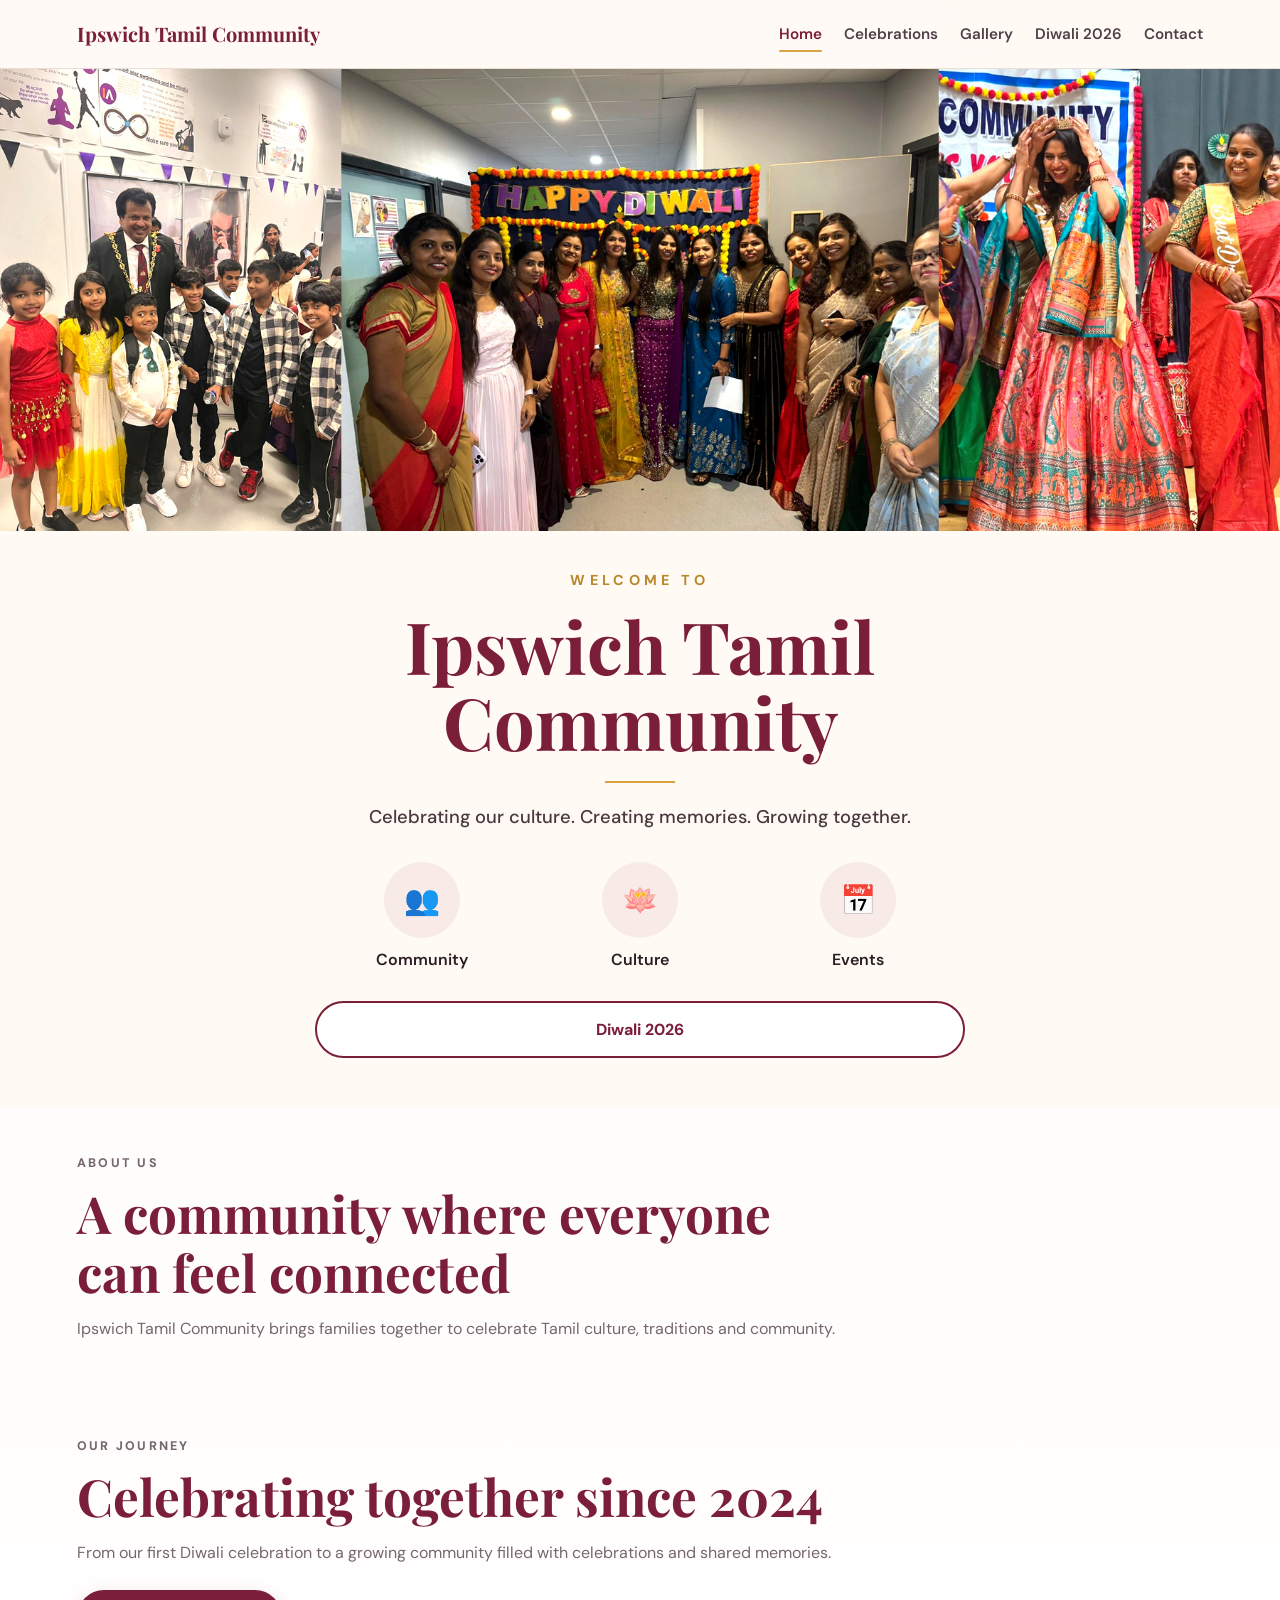
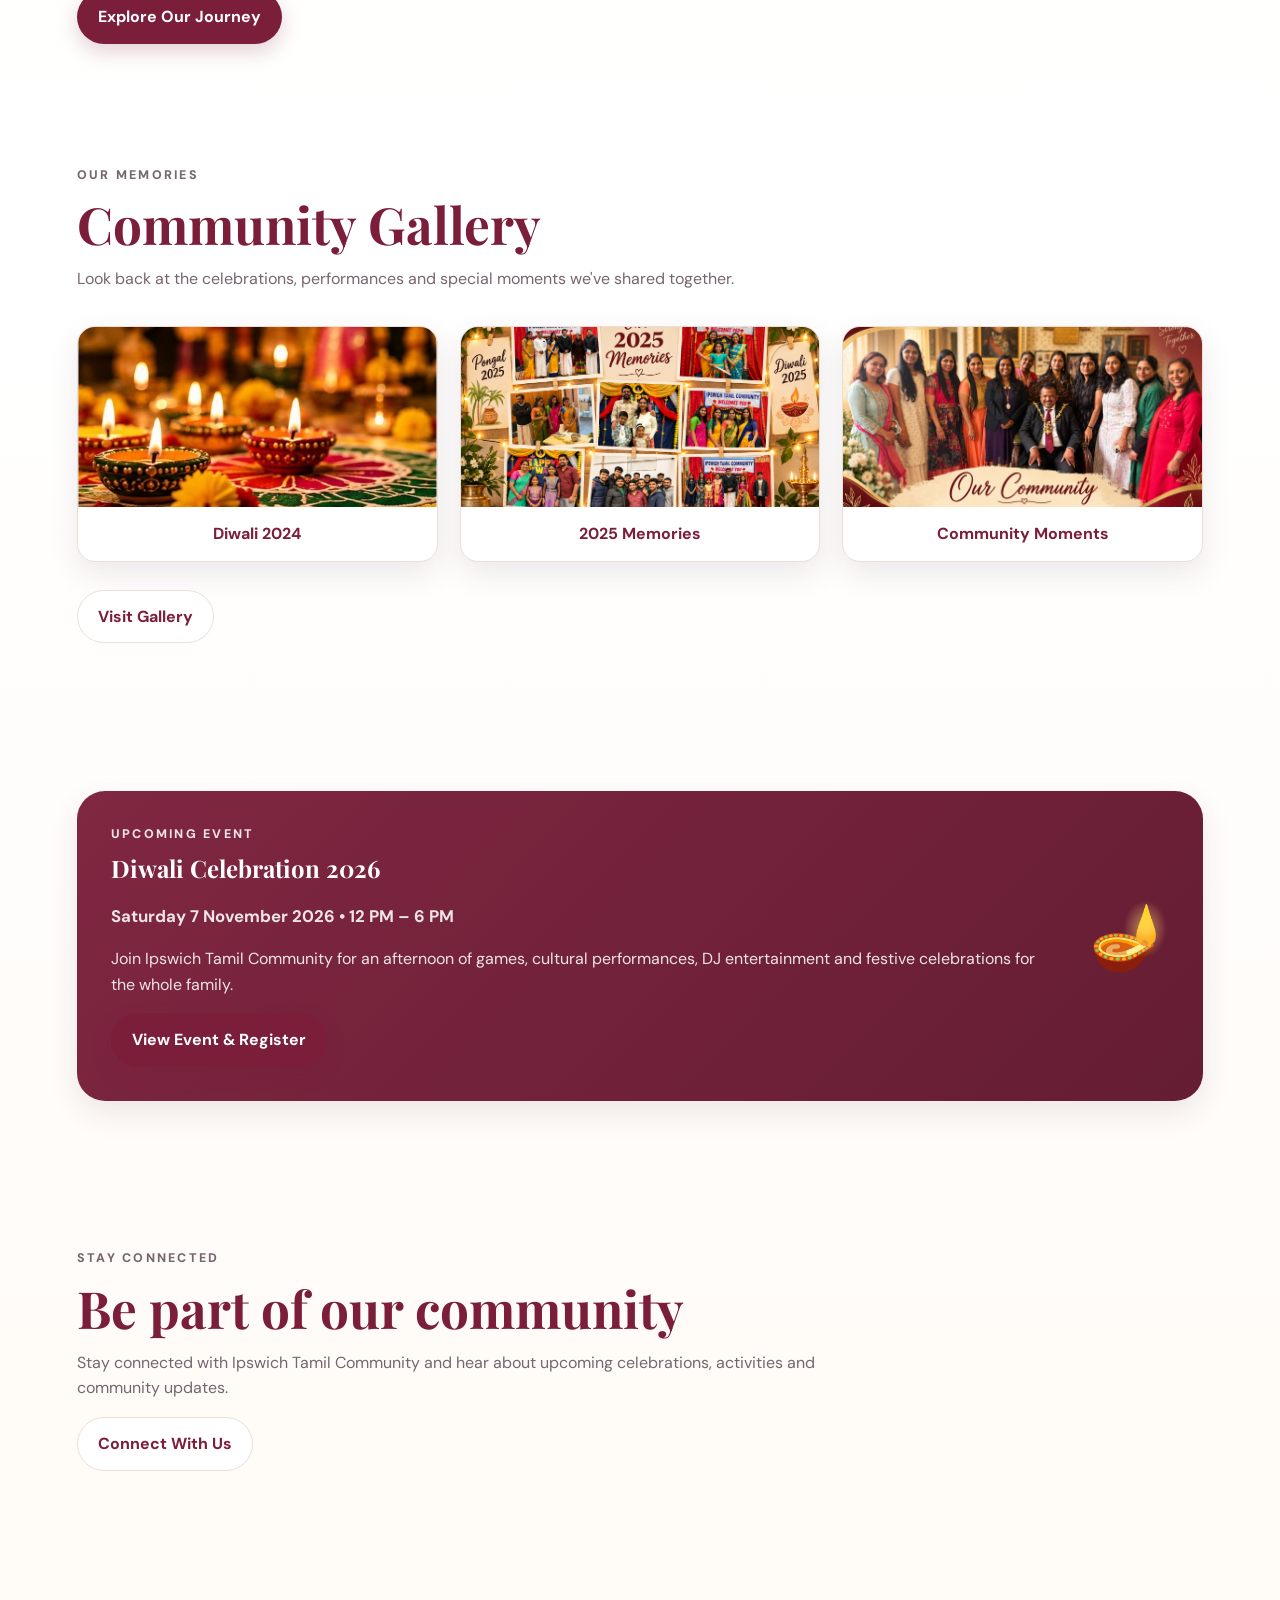
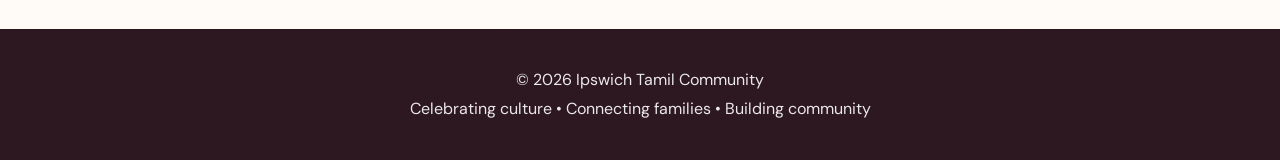
<file: index.html>
<!DOCTYPE html>
<html lang="en">

<head>
  <!-- Google Analytics -->
<script async src="https://www.googletagmanager.com/gtag/js?id=G-XXDDFGNYJQ"></script>
<script>
  window.dataLayer = window.dataLayer || [];
  function gtag(){dataLayer.push(arguments);}
  gtag('js', new Date());

  gtag('config', 'G-XXDDFGNYJQ');
</script>
  <meta charset="UTF-8" />
  <meta name="viewport" content="width=device-width, initial-scale=1.0" />

  <title>Ipswich Tamil Community</title>

  <meta
    name="description"
    content="Ipswich Tamil Community - celebrating Tamil culture, connecting families and bringing the community together in Ipswich."
  />

  <link rel="preconnect" href="https://fonts.googleapis.com">
  <link rel="preconnect" href="https://fonts.gstatic.com" crossorigin>

  <link
    href="https://fonts.googleapis.com/css2?family=DM+Sans:wght@400;500;600;700&family=Playfair+Display:wght@600;700&display=swap"
    rel="stylesheet"
  />

  <link rel="stylesheet" href="styles.css?v=194" />
</head>


<body>

  <!-- HEADER -->
  <header class="site-header">

    <a class="brand" href="index.html">
      Ipswich Tamil Community
    </a>

    <button
      class="menu-toggle"
      aria-label="Open menu"
      aria-expanded="false"
    >
      ☰
    </button>

    <nav class="main-nav">
      <a class="active" href="index.html">Home</a>
      <a href="celebrations.html">Celebrations</a>
      <a href="gallery.html">Gallery</a>
      <a href="/diwali-2026/index.html">Diwali 2026</a>
      <a href="contact.html">Contact</a>
    </nav>

  </header>


  <main>

    <!-- HERO -->
  
<section class="home-hero">
  <img
    src="images/itc-cover-brighter-original-photos-3.jpg"
    alt="Ipswich Tamil Community"
    class="home-hero-image"
  >

  <div class="home-hero-overlay">
    <p class="hero-kicker">WELCOME TO</p>

    <h1>Ipswich Tamil Community</h1>
<p class="hero-tagline">
  Celebrating our culture. Creating memories. Growing together.
</p>

    <div class="hero-highlights">

  <a href="contact.html" class="hero-highlight">
    <span>👥</span>
    <p>Community</p>
  </a>

  <a href="celebrations.html" class="hero-highlight">
    <span>🪷</span>
    <p>Culture</p>
  </a>

  <a href="celebrations.html" class="hero-highlight">
    <span>📅</span>
    <p>Events</p>
  </a>

</div>

<div class="hero-buttons">
  <a href="/diwali-2026/index.html" class="btn btn-secondary">Diwali 2026</a>
</div>
  </div>
</section>

<!-- ABOUT -->
<section class="section home-about">

  <div class="section-heading">

    <p class="eyebrow">ABOUT US</p>

    <h2>A community where everyone can feel connected</h2>

    <p>
      Ipswich Tamil Community brings families together to celebrate
      Tamil culture, traditions and community.
    </p>

  </div>

</section>

    <!-- OUR JOURNEY -->
<section class="section home-celebrations">

  <div class="section-heading">

    <p class="eyebrow">OUR JOURNEY</p>

    <h2>Celebrating together since 2024</h2>

    <p>
      From our first Diwali celebration to a growing community
      filled with celebrations and shared memories.
    </p>

    <a
      class="button button-primary"
      href="celebrations.html"
    >
      Explore Our Journey
    </a>

  </div>

</section>

    <!-- GALLERY -->
    <section class="section gallery-preview">

      <div class="section-heading">

        <p class="eyebrow">
          OUR MEMORIES
        </p>

        <h2>
          Community Gallery
        </h2>

        <p>
          Look back at the celebrations, performances and special moments
          we've shared together.
        </p>

      </div>


      <div class="gallery-preview-grid">

  <a class="home-gallery-card" href="gallery-2024.html">
    <img src="images/gallery/2024/diwali-2024-home.jpg" alt="Diwali 2024 celebration">
    <p>Diwali 2024</p>
  </a>

  <a class="home-gallery-card" href="gallery-2025.html">
    <img src="images/gallery/2025/2025-memories-home.png"
     alt="2025 Memories">
    <p>2025 Memories</p>
  </a>

  <a class="home-gallery-card" href="gallery-mayor-2025.html">
    <img src="images/gallery/2025/Community-event-home.png"
     alt="Ipswich Tamil Community Mayor Visit">
    <p>Community Moments</p>
  </a>

</div>


      <div class="centre-button">

        <a
          class="button button-secondary"
          href="gallery.html"
        >
          Visit Gallery
        </a>

      </div>

    </section>


    <!-- DIWALI 2026 -->
    <section class="section diwali-preview">

      <div class="diwali-preview-card">

        <div>

          <p class="eyebrow">
            UPCOMING EVENT
          </p>

          <h2>
            Diwali Celebration 2026
          </h2>

          <p class="diwali-date">
            Saturday 7 November 2026 • 12 PM – 6 PM
          </p>

          <p>
            Join Ipswich Tamil Community for an afternoon of games,
            cultural performances, DJ entertainment and festive
            celebrations for the whole family.
          </p>

          <a
            class="button button-primary"
            href="/diwali-2026/index.html"
          >
            View Event & Register
          </a>

        </div>


        <div
          class="diwali-symbol"
          aria-hidden="true"
        >
          🪔
        </div>

      </div>

    </section>


    <!-- STAY CONNECTED -->
    <section class="section contact-preview">

      <div class="section-heading">

        <p class="eyebrow">
          STAY CONNECTED
        </p>

        <h2>
          Be part of our community
        </h2>

        <p>
          Stay connected with Ipswich Tamil Community and hear about
          upcoming celebrations, activities and community updates.
        </p>

        <a
          class="button button-secondary"
          href="contact.html"
        >
          Connect With Us
        </a>

      </div>

    </section>

  </main>


  <!-- FOOTER -->
  <footer class="site-footer">

    <p>
      © 2026 Ipswich Tamil Community
    </p>

    <p>
      Celebrating culture • Connecting families • Building community
    </p>

  </footer>


  <script src="script.js?v=133"></script>

</body>

</html>
</file>
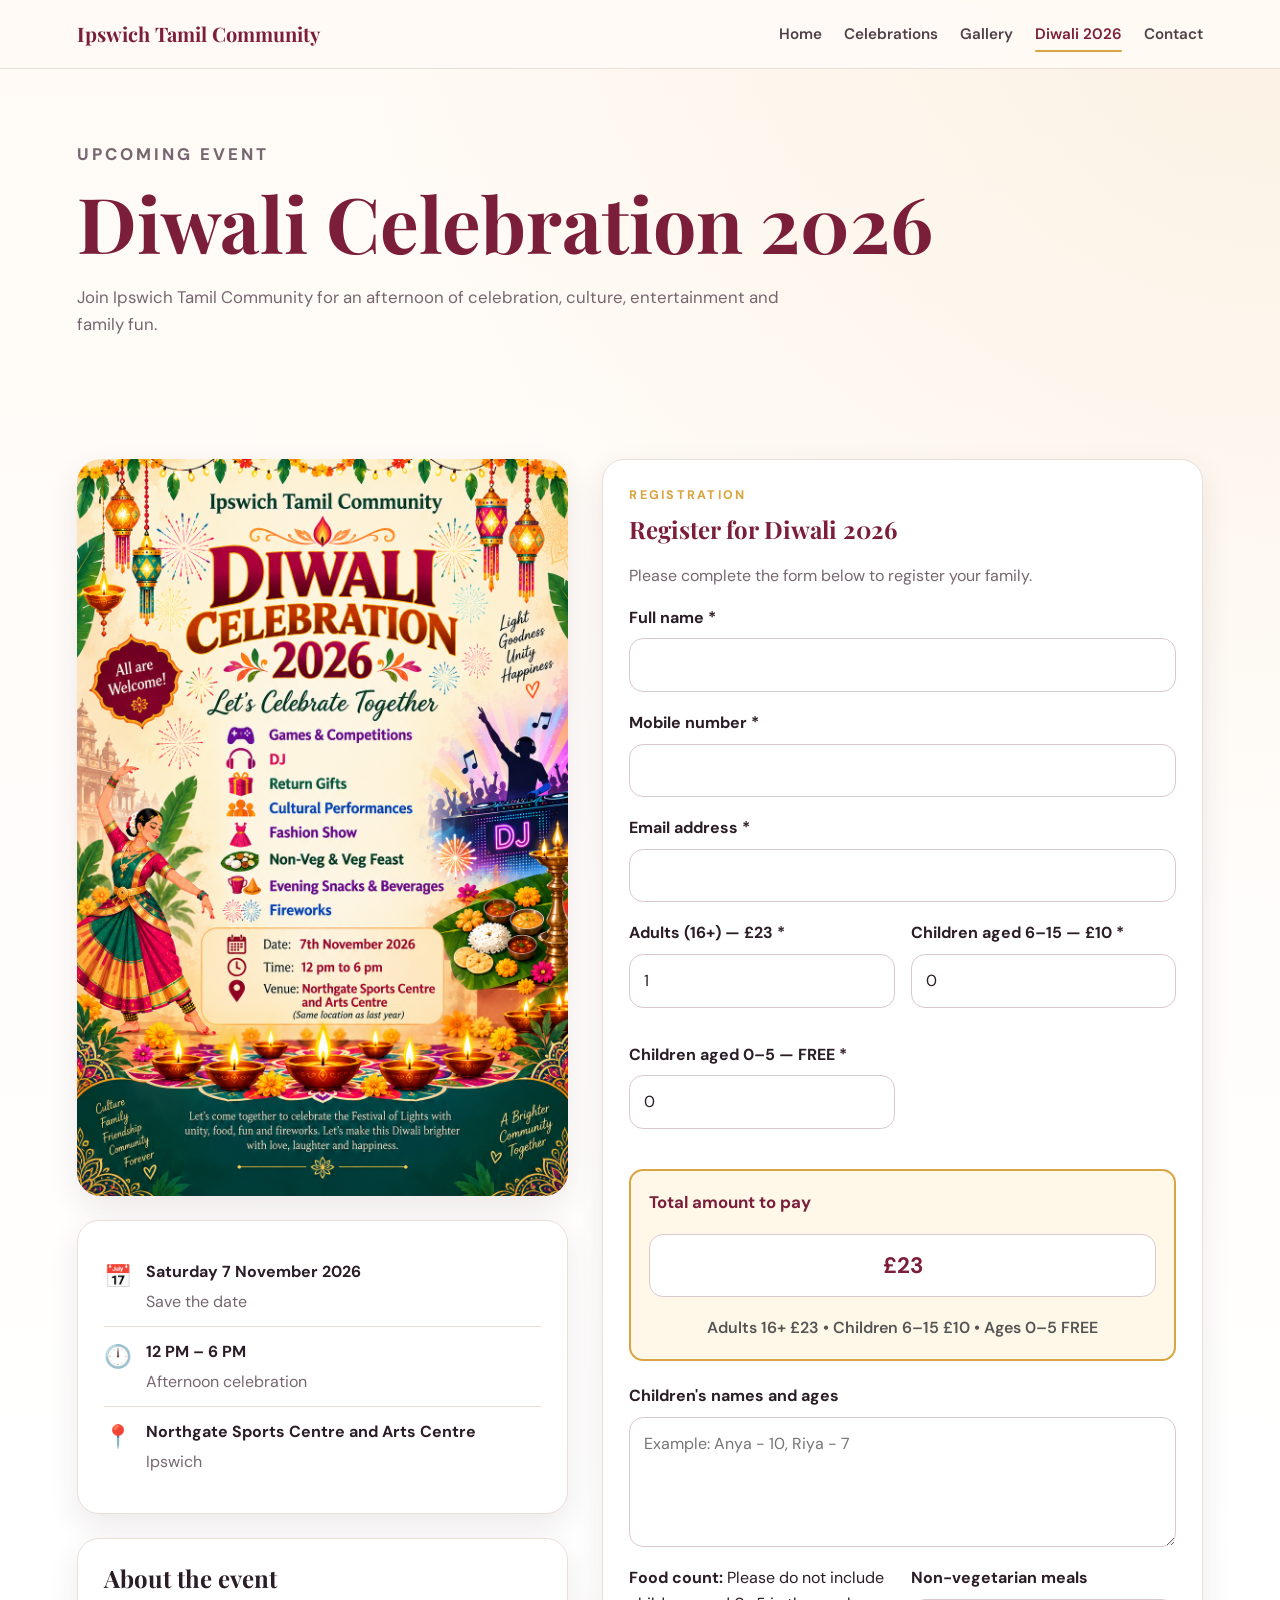
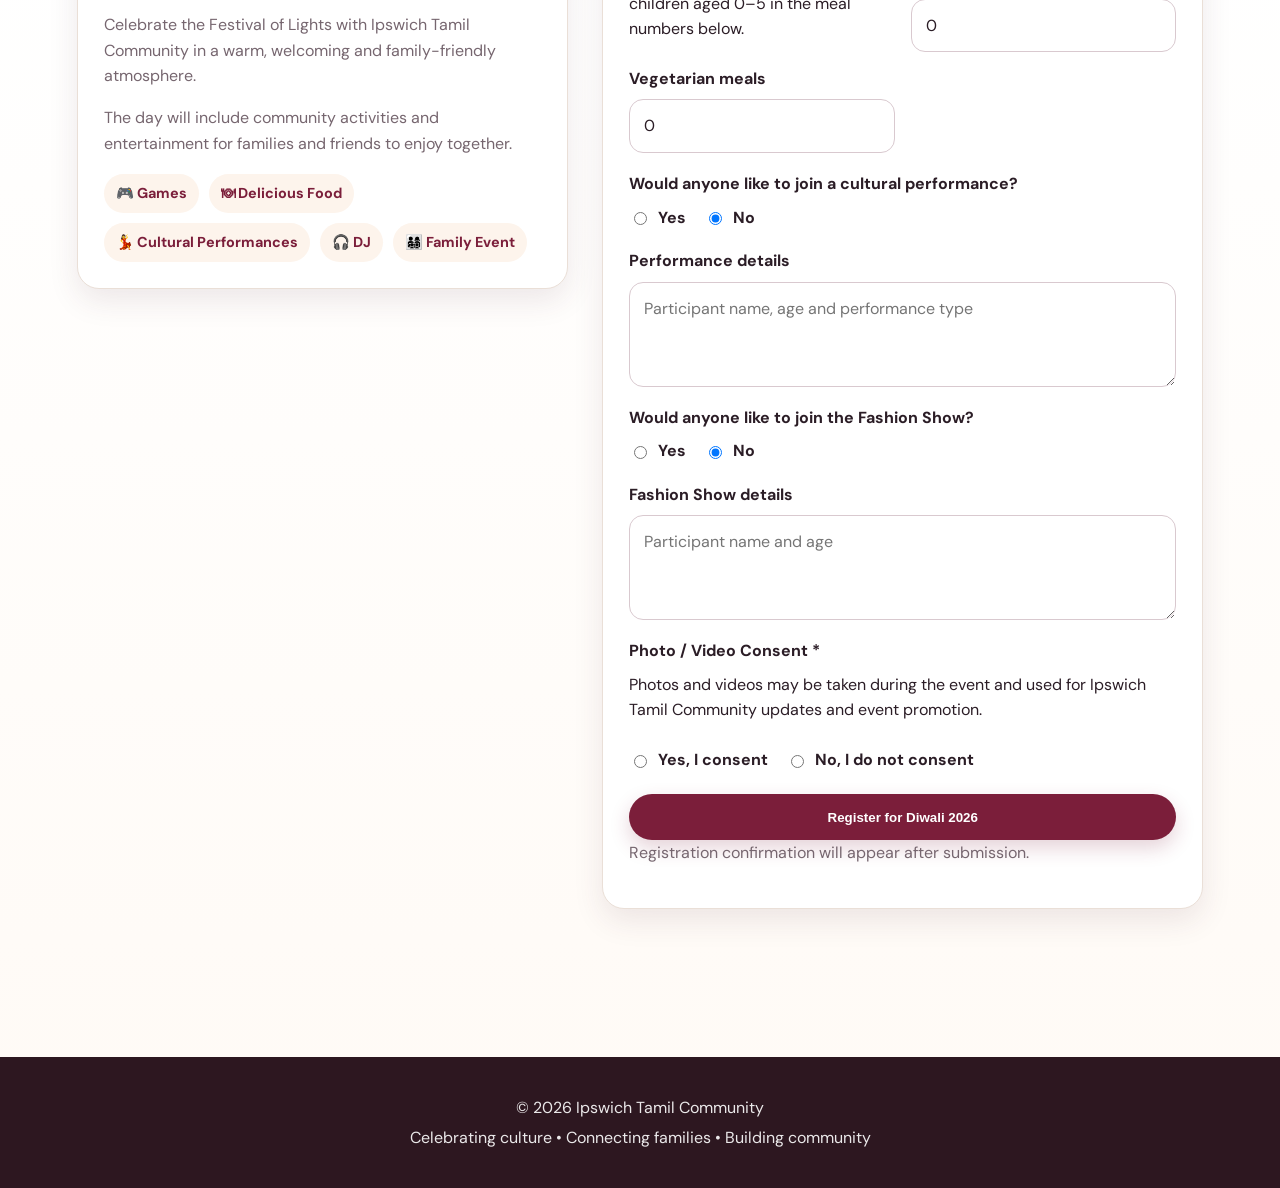
<file: diwali-2026/index.html>
<!DOCTYPE html>
<html lang="en">
<head>
  <!-- Google Analytics -->
<script async src="https://www.googletagmanager.com/gtag/js?id=G-XXDDFGNYJQ"></script>
<script>
  window.dataLayer = window.dataLayer || [];
  function gtag(){dataLayer.push(arguments);}
  gtag('js', new Date());

  gtag('config', 'G-XXDDFGNYJQ');
</script>
  <meta charset="UTF-8" />
  <meta name="viewport" content="width=device-width, initial-scale=1.0" />

  <title>Diwali 2026 | Ipswich Tamil Community</title>

  <link rel="preconnect" href="https://fonts.googleapis.com">
  <link rel="preconnect" href="https://fonts.gstatic.com" crossorigin>

  <link
    href="https://fonts.googleapis.com/css2?family=DM+Sans:wght@400;500;600;700&family=Playfair+Display:wght@600;700&display=swap"
    rel="stylesheet"
  />

  <link rel="stylesheet" href="/styles.css?v=220" />
</head>

<body>

  <header class="site-header">
  <a class="brand" href="/index.html">
    Ipswich Tamil Community
  </a>

  <button class="menu-toggle" aria-label="Open menu" aria-expanded="false">
    ☰
  </button>

  <nav class="main-nav">
    <a href="/index.html">Home</a>
    <a href="/celebrations.html">Celebrations</a>
    <a href="/gallery.html">Gallery</a>
    <a class="active" href="/diwali-2026/index.html">Diwali 2026</a>
    <a href="/contact.html">Contact</a>
  </nav>
</header>


  <main>

    <section class="page-hero">
      <p class="eyebrow">UPCOMING EVENT</p>
      <h1>Diwali Celebration 2026</h1>
      <p>
        Join Ipswich Tamil Community for an afternoon of celebration,
        culture, entertainment and family fun.
      </p>
    </section>


    <section class="section diwali-event-page">

      <div class="event-page-grid">

        <div class="event-info-column">

          <img
            class="event-poster"
            src="/diwali-2026-poster.png"
            alt="Ipswich Tamil Community Diwali Celebration 2026 poster"
          />


          <div class="event-details-card">

            <div class="event-detail">
              <span>📅</span>
              <div>
                <strong>Saturday 7 November 2026</strong>
                <p>Save the date</p>
              </div>
            </div>

            <div class="event-detail">
              <span>🕛</span>
              <div>
                <strong>12 PM – 6 PM</strong>
                <p>Afternoon celebration</p>
              </div>
            </div>

            <div class="event-detail">
              <span>📍</span>
              <div>
                <strong>Northgate Sports Centre and Arts Centre</strong>
                <p>Ipswich</p>
              </div>
            </div>

          </div>


          <div class="event-description-card">
            <h2>About the event</h2>

            <p>
              Celebrate the Festival of Lights with Ipswich Tamil Community
              in a warm, welcoming and family-friendly atmosphere.
            </p>

            <p>
              The day will include community activities and entertainment
              for families and friends to enjoy together.
            </p>

            <div class="event-tags">
    
              <span>🎮 Games</span>
              <span>🍽 Delicious Food</span>
              <span>💃 Cultural Performances</span>
              <span>🎧 DJ</span>
              <span>👨‍👩‍👧‍👦 Family Event</span>
            </div>
          </div>

        </div>


        <div class="registration-card">

          <p class="eyebrow">REGISTRATION</p>

          <h2>Register for Diwali 2026</h2>

          <p class="registration-intro">
            Please complete the form below to register your family.
          </p>


          <form id="registration-form">

            <div class="form-group">
              <label for="full-name">Full name *</label>
              <input
                type="text"
                id="full-name"
                name="fullName"
                required
              />
            </div>


            <div class="form-group">
              <label for="mobile">Mobile number *</label>
              <input
                type="tel"
                id="mobile"
                name="mobile"
                required
              />
            </div>


            <div class="form-group">
              <label for="email">Email address *</label>
              <input
                type="email"
                id="email"
                name="email"
                required
              />
            </div>


            <div class="form-row">

              <div class="form-group">
                <label for="adults">Adults (16+) — £23 *</label>
                <input
                  type="number"
                  id="adults"
                  name="adults"
                  min="0"
                  value="1"
                  required
                />
              </div>

              <div class="form-group">
  <label for="children">Children aged 6–15 — £10 *</label>
  <input
    type="number"
    id="children"
    name="children"
    min="0"
    value="0"
    required
  />
</div>

<div class="form-group">
<label for="under-five">Children aged 0–5 — FREE *</label>
  <input
    type="number"
    id="under-five"
    name="underFive"
    min="0"
    value="0"
    required
  />
</div>

            </div>

            <input
  type="hidden"
  id="total"
  name="total"
/>

<input
  type="hidden"
  id="amount-to-pay"
  name="amountToPay"
/>

<div class="form-group ticket-total-box">
  <label for="ticket-total">Total amount to pay</label>

  <input
    type="text"
    id="ticket-total"
    value="£23"
    readonly
  />

  <p class="ticket-price-note">
  Adults 16+ £23 • Children 6–15 £10 • Ages 0–5 FREE
</p>
</div>
            <div class="form-group">
              <label for="children-details">
                Children's names and ages
              </label>

              <textarea
                id="children-details"
                name="childrenDetails"
                rows="4"
                placeholder="Example: Anya - 10, Riya - 7"
              ></textarea>
            </div>

            

            <div class="form-row">

              <div class="form-group">
                <p class="form-help">
  <strong>Food count:</strong> Please do not include children aged 0–5 in the meal numbers below.
</p>
                <label for="vegetarian">Vegetarian meals</label>
                <input
                  type="number"
                  id="vegetarian"
                  name="vegetarian"
                  min="0"
                  value="0"
                />
              </div>

              <div class="form-group">
                <label for="non-vegetarian">Non-vegetarian meals</label>
                <input
                  type="number"
                  id="non-vegetarian"
                  name="nonVegetarian"
                  min="0"
                  value="0"
                />
              </div>

            </div>


    


            <div class="form-group">
              <label>
                Would anyone like to join a cultural performance?
              </label>

              <div class="radio-group">

                <label>
                  <input
                    type="radio"
                    name="culturalPerformance"
                    value="yes"
                  />
                  Yes
                </label>

                <label>
                  <input
                    type="radio"
                    name="culturalPerformance"
                    value="no"
                    checked
                  />
                  No
                </label>

              </div>
            </div>


            <div class="form-group">
              <label for="performance-details">
                Performance details
              </label>

              <textarea
                id="performance-details"
                name="performanceDetails"
                rows="3"
                placeholder="Participant name, age and performance type"
              ></textarea>
            </div>

            <div class="form-group">
  <label>
    Would anyone like to join the Fashion Show?
  </label>

  <div class="radio-group">

    <label>
      <input
        type="radio"
        name="fashionShow"
        value="yes"
      />
      Yes
    </label>

    <label>
      <input
        type="radio"
        name="fashionShow"
        value="no"
        checked
      />
      No
    </label>

  </div>
</div>

<div class="form-group">
  <label for="fashion-show-details">
    Fashion Show details
  </label>

  <textarea
    id="fashion-show-details"
    name="fashionShowDetails"
    rows="3"
    placeholder="Participant name and age"
  ></textarea>
</div>

            <div class="form-group">
  <label>
    Photo / Video Consent *
  </label>

  <p class="form-help">
    Photos and videos may be taken during the event and used for Ipswich Tamil Community updates and event promotion.
  </p>

  <div class="radio-group">

    <label>
      <input
        type="radio"
        name="photoConsent"
        value="yes"
        required
      />
      Yes, I consent
    </label>

    <label>
      <input
        type="radio"
        name="photoConsent"
        value="no"
        required
      />
      No, I do not consent
    </label>

  </div>
</div>
  
            <button
              class="button button-primary form-button"
              type="submit"
            >
              Register for Diwali 2026
            </button>


            <p class="form-note">
              Registration confirmation will appear after submission.
            </p>

          </form>

        </div>

      </div>

    </section>

  </main>


  <footer class="site-footer">
    <p>© 2026 Ipswich Tamil Community</p>

    <p>
      Celebrating culture • Connecting families • Building community
    </p>
  </footer>


  <script src="/script.js"></script>

</body>
</html>
</file>
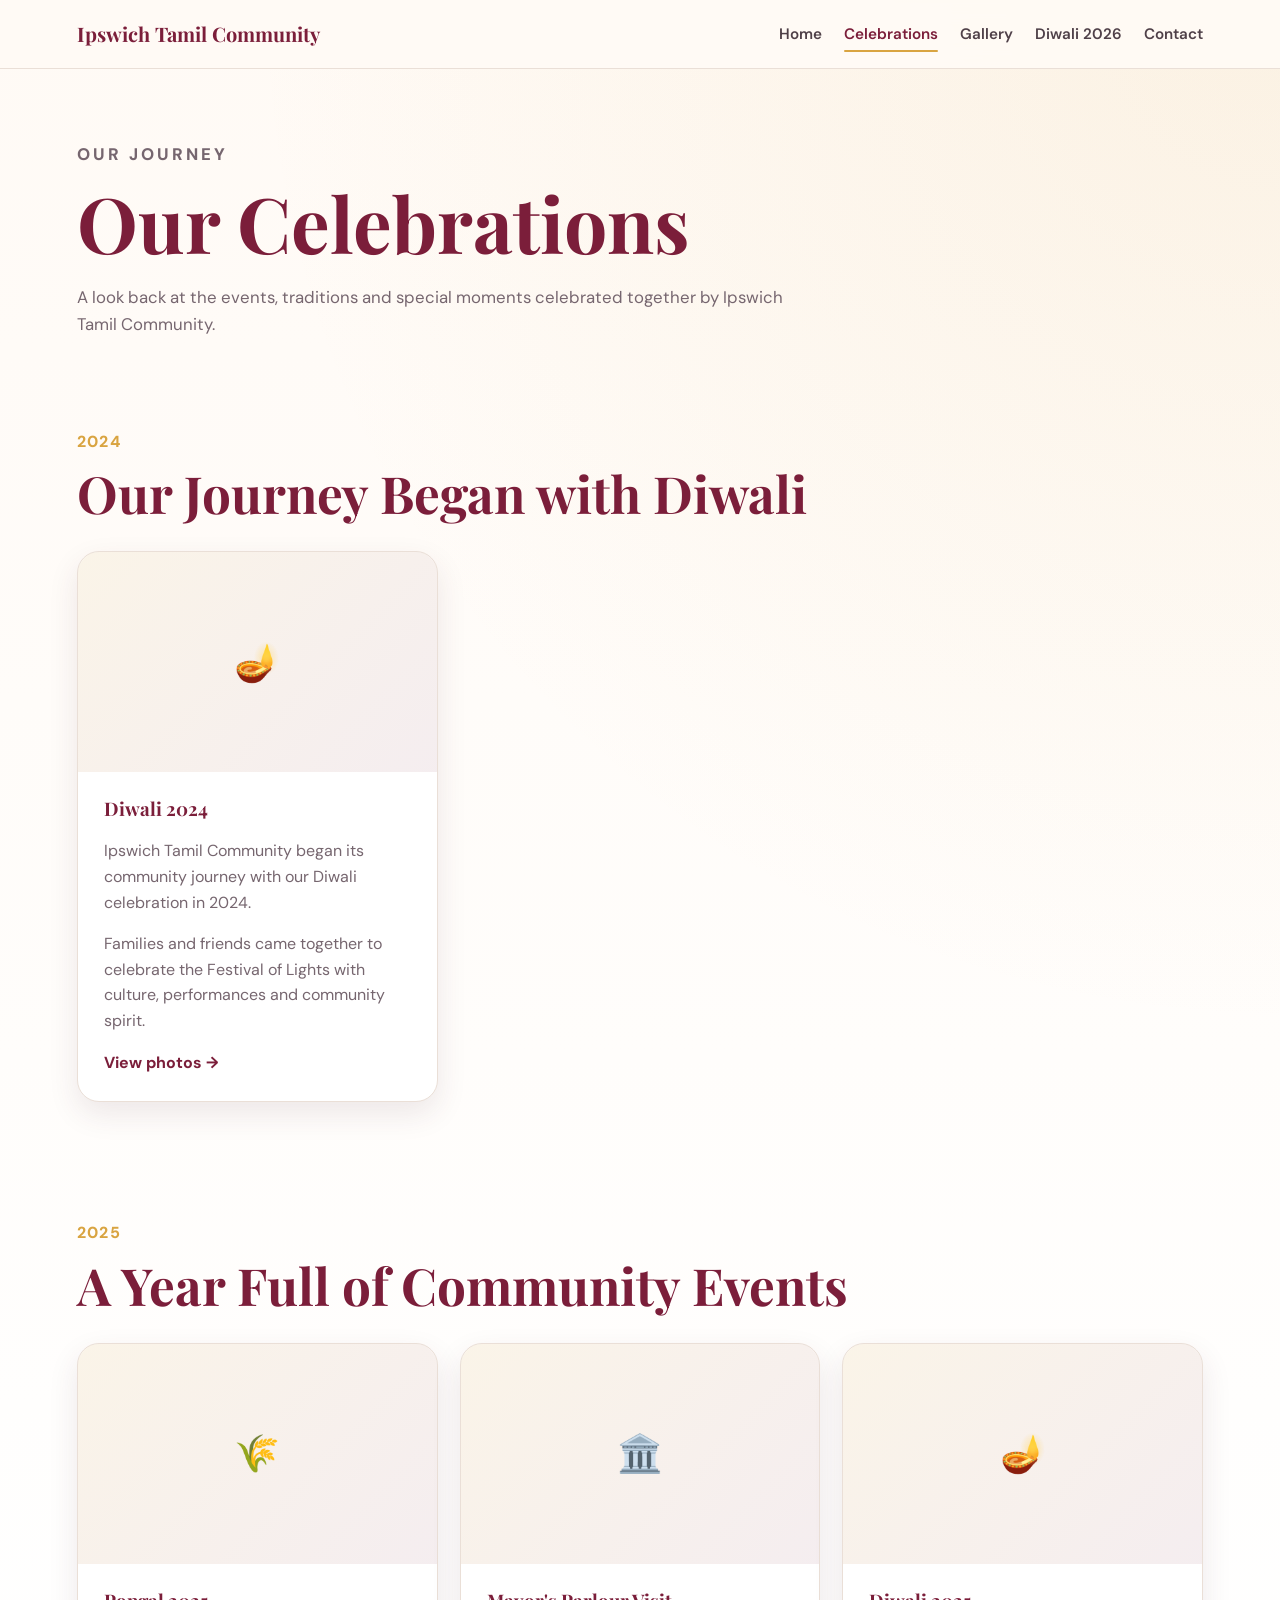
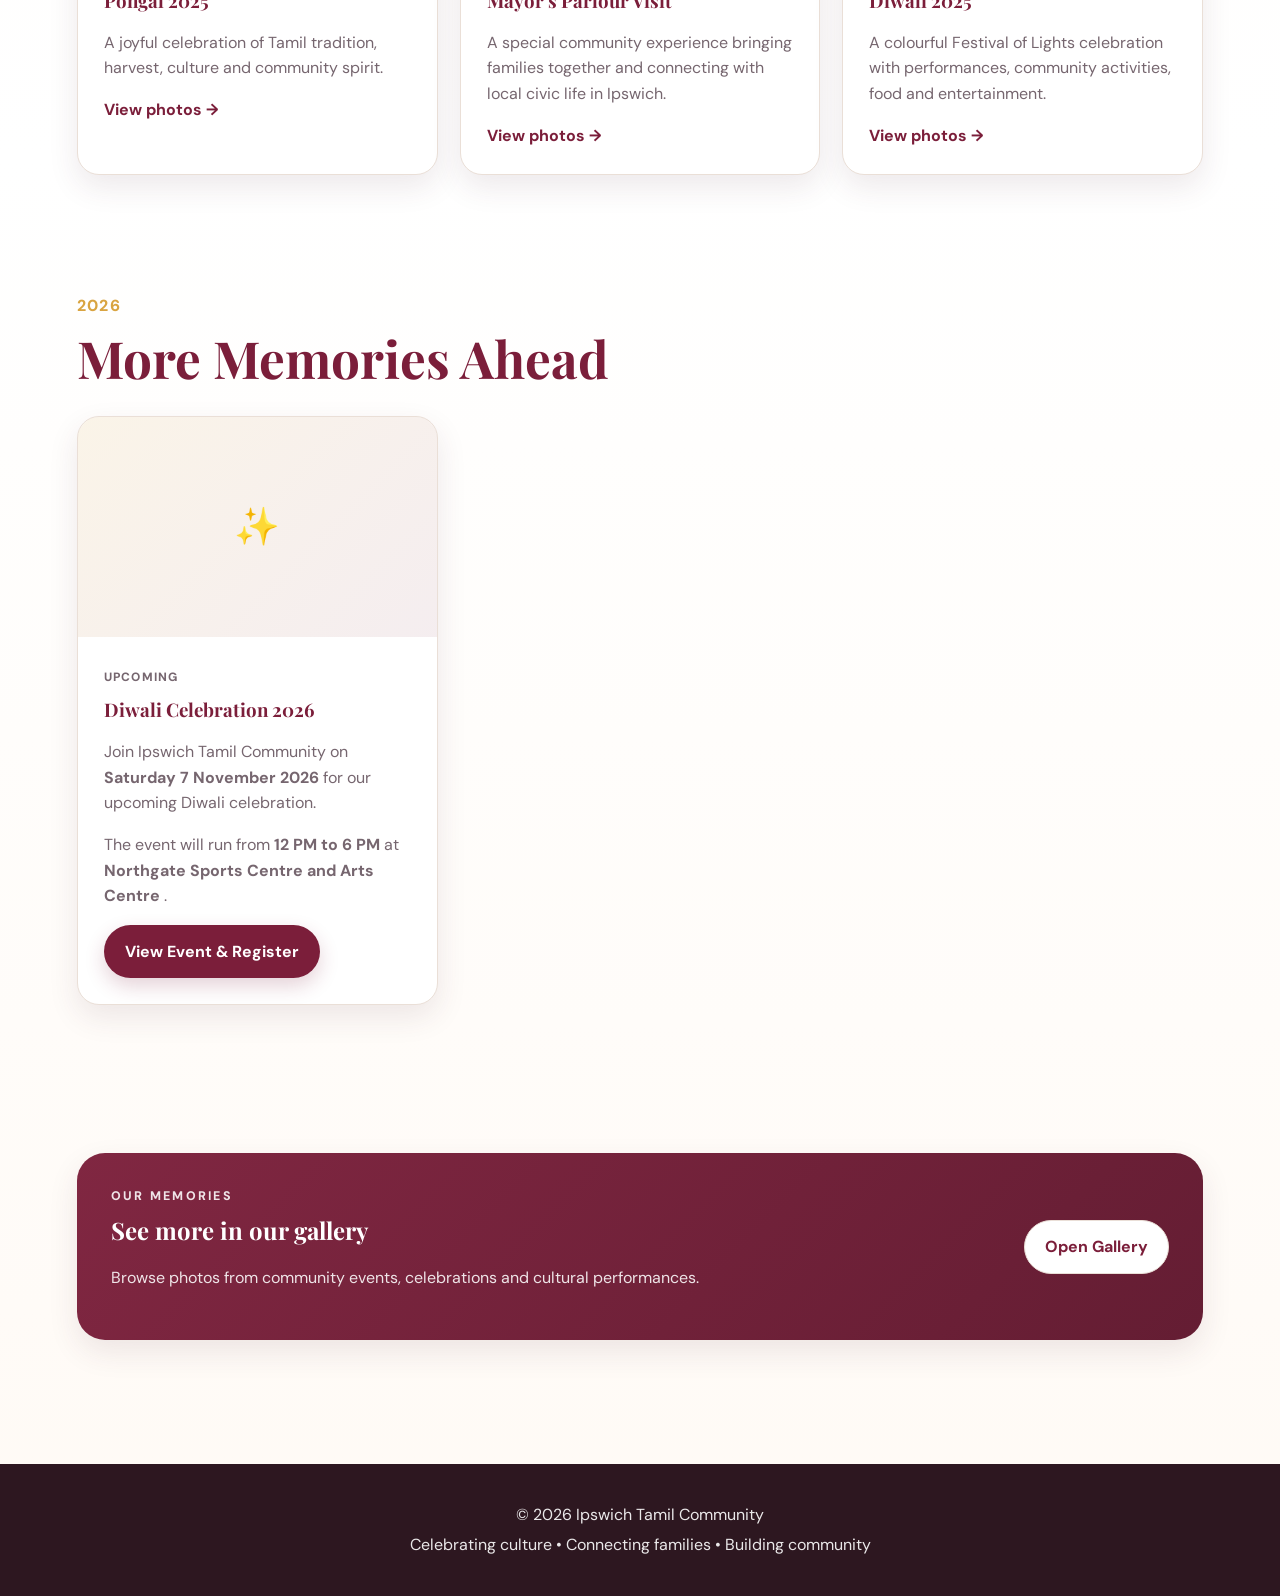
<file: celebrations.html>
<!DOCTYPE html>
<html lang="en">
<head>
  <!-- Google Analytics -->
<script async src="https://www.googletagmanager.com/gtag/js?id=G-XXDDFGNYJQ"></script>
<script>
  window.dataLayer = window.dataLayer || [];
  function gtag(){dataLayer.push(arguments);}
  gtag('js', new Date());

  gtag('config', 'G-XXDDFGNYJQ');
</script>
  <meta charset="UTF-8" />
  <meta name="viewport" content="width=device-width, initial-scale=1.0" />

  <title>Celebrations | Ipswich Tamil Community</title>

  <link rel="preconnect" href="https://fonts.googleapis.com">
  <link rel="preconnect" href="https://fonts.gstatic.com" crossorigin>

  <link
    href="https://fonts.googleapis.com/css2?family=DM+Sans:wght@400;500;600;700&family=Playfair+Display:wght@600;700&display=swap"
    rel="stylesheet"
  />

  <link rel="stylesheet" href="styles.css?v=200" />
</head>

<body>

  <header class="site-header">
    <a class="brand" href="index.html">
      Ipswich Tamil Community
    </a>

    <button
      class="menu-toggle"
      aria-label="Open menu"
      aria-expanded="false"
    >
      ☰
    </button>

    <nav class="main-nav">
      <a href="index.html">Home</a>
      <a class="active" href="celebrations.html">Celebrations</a>
      <a href="gallery.html">Gallery</a>
      <a href="/diwali-2026/index.html">Diwali 2026</a>
      <a href="contact.html">Contact</a>
    </nav>
  </header>


  <main>

    <section class="page-hero">
      <p class="eyebrow">OUR JOURNEY</p>

      <h1>Our Celebrations</h1>

      <p>
        A look back at the events, traditions and special moments
        celebrated together by Ipswich Tamil Community.
      </p>
    </section>


    <!-- 2024 -->
<section class="section celebration-year">

  <div class="year-heading">
    <span>2024</span>
    <h2>Our Journey Began with Diwali</h2>
  </div>

  <div class="celebration-grid">

    <article class="event-card">

      <div class="event-image-placeholder">
        🪔
      </div>

      <div class="event-card-content">

        <h3>Diwali 2024</h3>

        <p>
          Ipswich Tamil Community began its community journey with
          our Diwali celebration in 2024.
        </p>

        <p>
          Families and friends came together to celebrate the
          Festival of Lights with culture, performances and
          community spirit.
        </p>

        <a
          class="text-link"
          href="gallery-2024.html"
        >
          View photos →
        </a>

      </div>

    </article>

  </div>

</section>


    <!-- 2025 -->
    <section class="section celebration-year alt-section">

      <div class="year-heading">
        <span>2025</span>
        <h2>A Year Full of Community Events</h2>
      </div>

      <div class="celebration-grid">


        <!-- PONGAL -->
        <article class="event-card">

          <div class="event-image-placeholder">
            🌾
          </div>

          <div class="event-card-content">

            <h3>Pongal 2025</h3>

            <p>
              A joyful celebration of Tamil tradition, harvest,
              culture and community spirit.
            </p>

            <a
              class="text-link"
              href="gallery-pongal-2025.html"
            >
              View photos →
            </a>

          </div>

        </article>


        <!-- MAYOR -->
        <article class="event-card">

          <div class="event-image-placeholder">
            🏛️
          </div>

          <div class="event-card-content">

            <h3>Mayor's Parlour Visit</h3>

            <p>
              A special community experience bringing families together
              and connecting with local civic life in Ipswich.
            </p>

            <a
              class="text-link"
              href="gallery-mayor-2025.html"
            >
              View photos →
            </a>

          </div>

        </article>


        <!-- DIWALI -->
        <article class="event-card">

          <div class="event-image-placeholder">
            🪔
          </div>

          <div class="event-card-content">

            <h3>Diwali 2025</h3>

            <p>
              A colourful Festival of Lights celebration with
              performances, community activities, food and entertainment.
            </p>

            <a
              class="text-link"
              href="gallery-diwali-2025.html"
            >
              View photos →
            </a>

          </div>

        </article>

      </div>

    </section>


    <!-- 2026 -->
    <section class="section celebration-year">

      <div class="year-heading">
        <span>2026</span>
        <h2>More Memories Ahead</h2>
      </div>

      <div class="celebration-grid">

        <article class="event-card featured-event-card">

          <div class="event-image-placeholder">
            ✨
          </div>

          <div class="event-card-content">

            <p class="event-badge">
              UPCOMING
            </p>

            <h3>
              Diwali Celebration 2026
            </h3>

            <p>
              Join Ipswich Tamil Community on
              <strong>Saturday 7 November 2026</strong>
              for our upcoming Diwali celebration.
            </p>

            <p>
              The event will run from
              <strong>12 PM to 6 PM</strong>
              at
              <strong>
                Northgate Sports Centre and Arts Centre
              </strong>.
            </p>

            <a
              class="button button-primary"
              href="/diwali-2026/index.html"
            >
              View Event & Register
            </a>

          </div>

        </article>

      </div>

    </section>


    <!-- GALLERY CTA -->
    <section class="section gallery-callout">

      <div class="callout-card">

        <div>

          <p class="eyebrow">
            OUR MEMORIES
          </p>

          <h2>
            See more in our gallery
          </h2>

          <p>
            Browse photos from community events,
            celebrations and cultural performances.
          </p>

        </div>

        <a
          class="button button-secondary"
          href="gallery.html"
        >
          Open Gallery
        </a>

      </div>

    </section>

  </main>


  <footer class="site-footer">

    <p>
      © 2026 Ipswich Tamil Community
    </p>

    <p>
      Celebrating culture • Connecting families • Building community
    </p>

  </footer>


  <script src="script.js"></script>

</body>
</html>
</file>
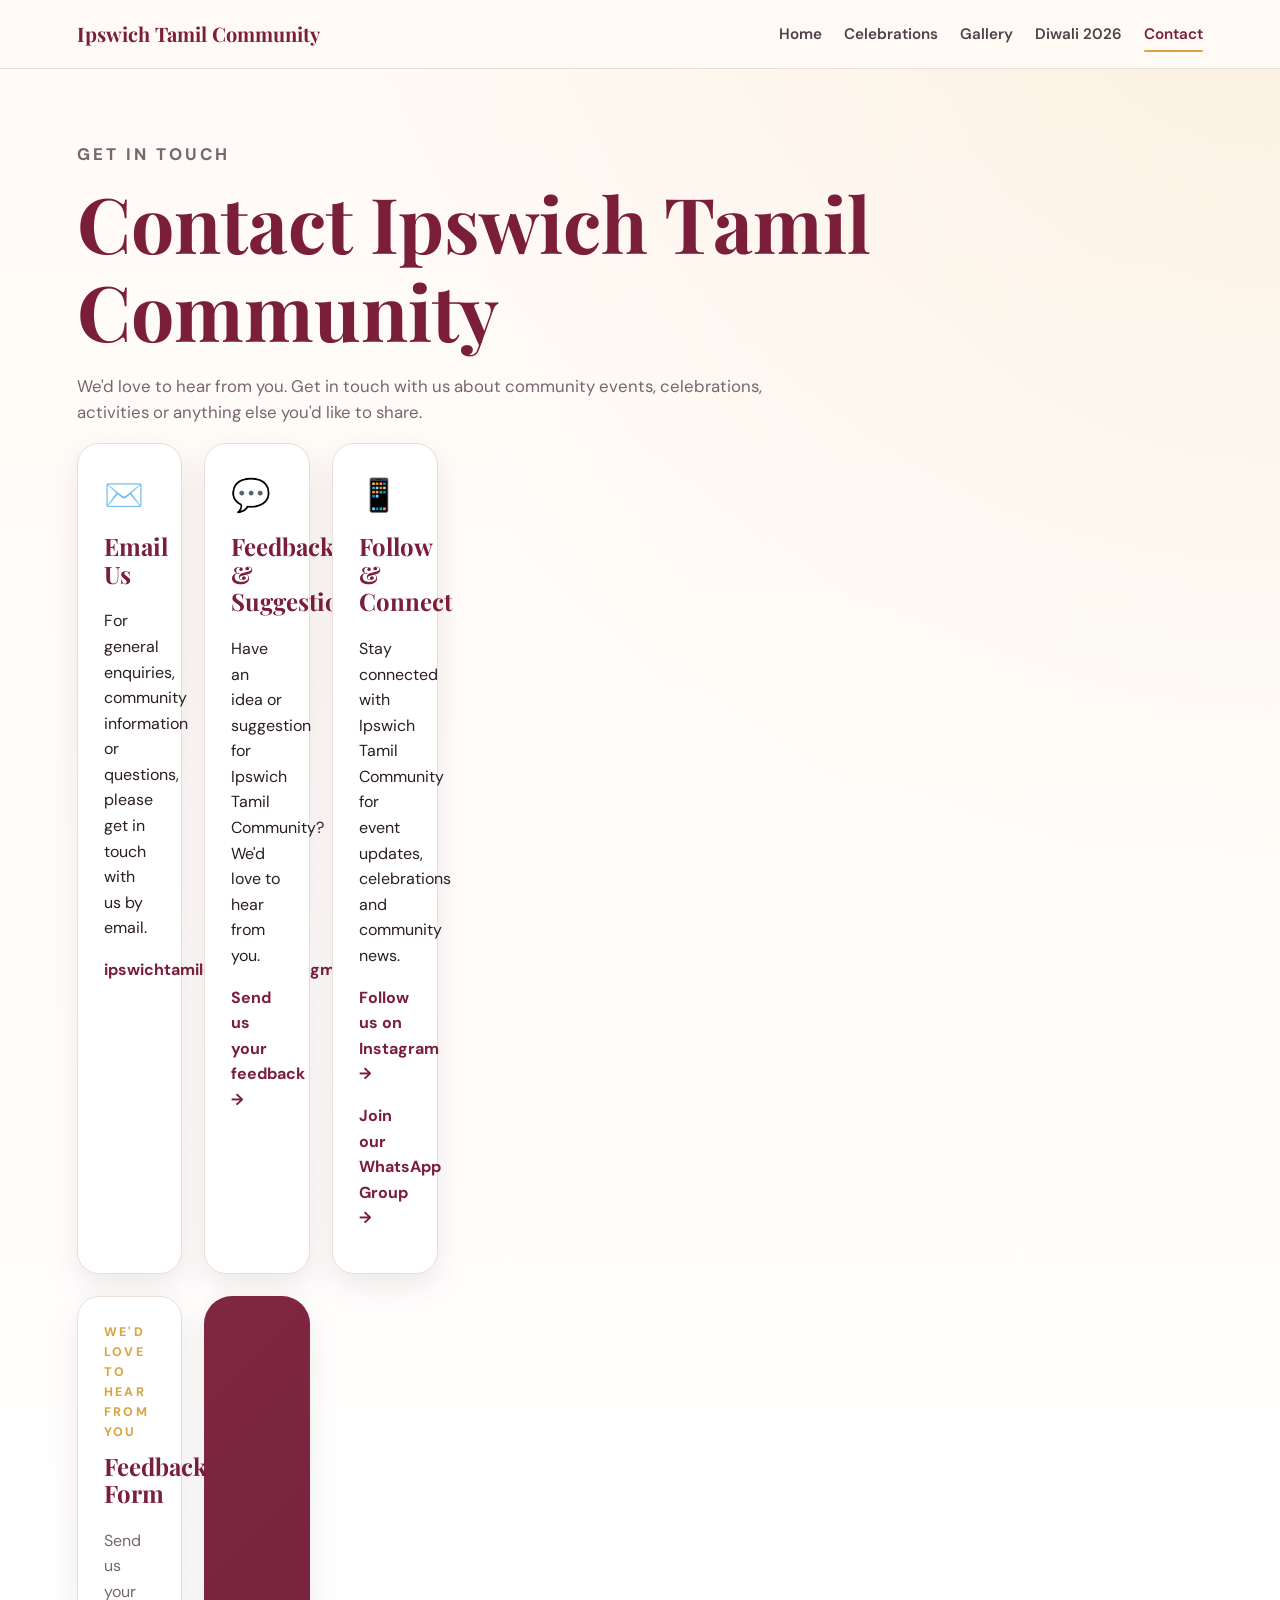
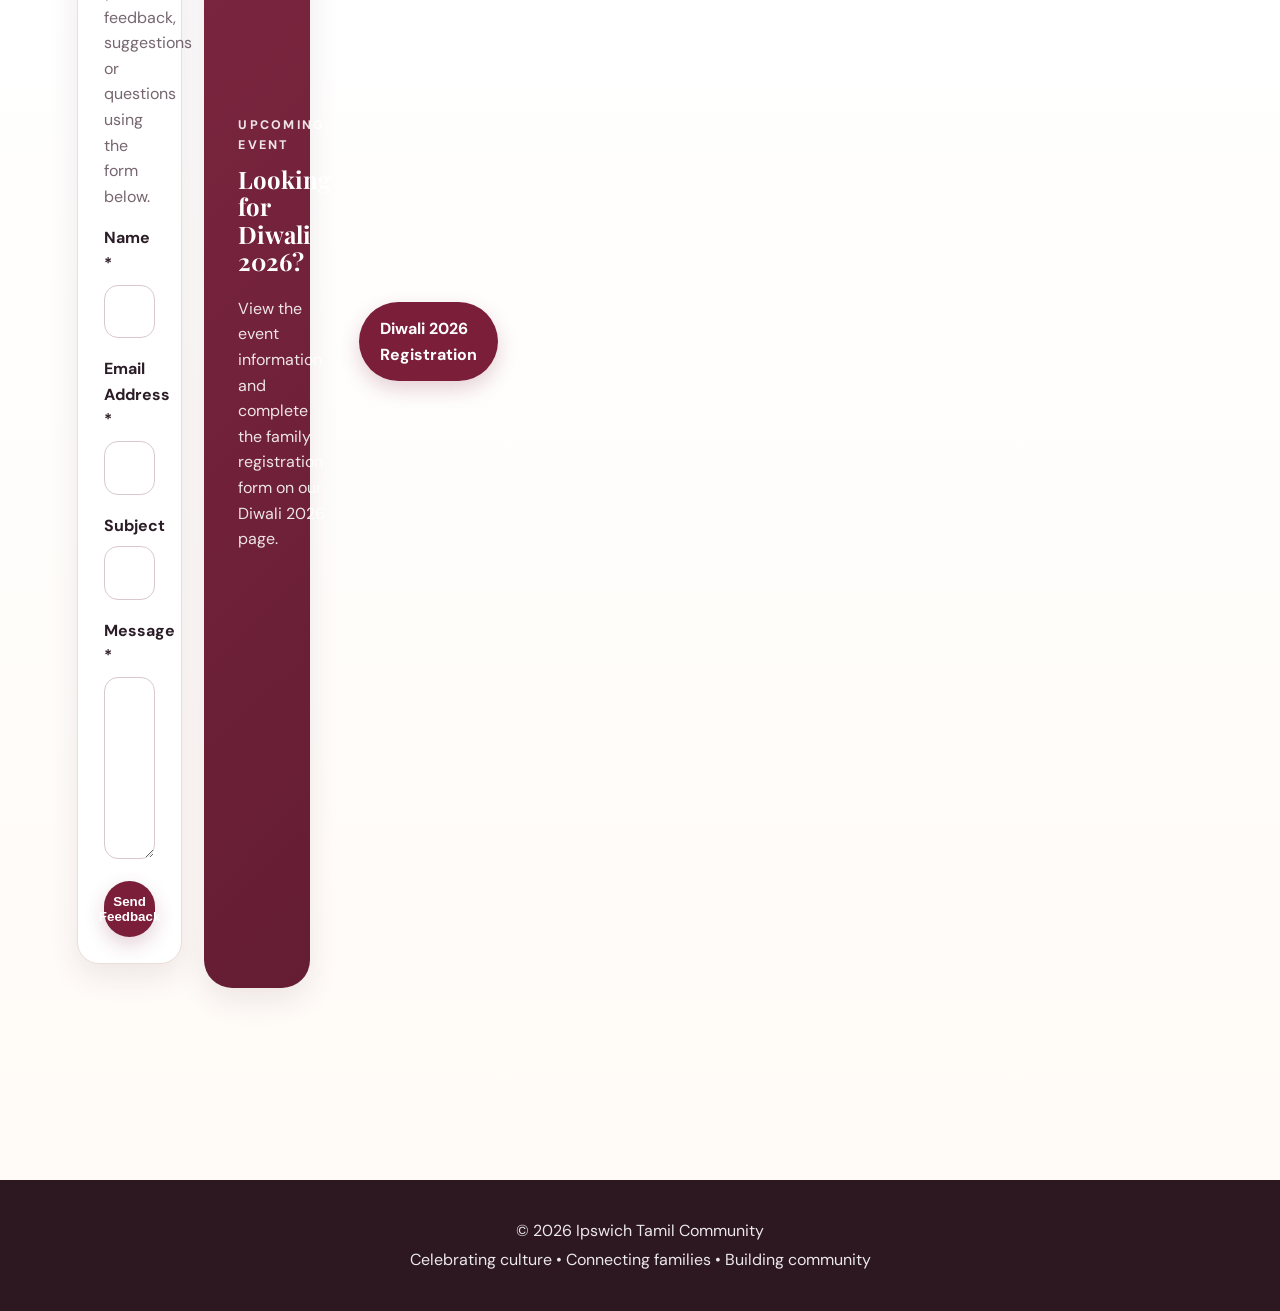
<file: contact.html>
<!DOCTYPE html>
<html lang="en">
<head>
  <!-- Google Analytics -->
<script async src="https://www.googletagmanager.com/gtag/js?id=G-XXDDFGNYJQ"></script>
<script>
  window.dataLayer = window.dataLayer || [];
  function gtag(){dataLayer.push(arguments);}
  gtag('js', new Date());

  gtag('config', 'G-XXDDFGNYJQ');
</script>
  <meta charset="UTF-8" />
  <meta name="viewport" content="width=device-width, initial-scale=1.0" />

  <title>Contact | Ipswich Tamil Community</title>

  <link rel="preconnect" href="https://fonts.googleapis.com">
  <link rel="preconnect" href="https://fonts.gstatic.com" crossorigin>

  <link
    href="https://fonts.googleapis.com/css2?family=DM+Sans:wght@400;500;600;700&family=Playfair+Display:wght@600;700&display=swap"
    rel="stylesheet"
  />

  <link rel="stylesheet" href="styles.css?v=230" />
</head>

<body>

  <header class="site-header">
    <a class="brand" href="index.html">
      Ipswich Tamil Community
    </a>

    <button
      class="menu-toggle"
      aria-label="Open menu"
      aria-expanded="false"
    >
      ☰
    </button>

    <nav class="main-nav">
      <a href="index.html">Home</a>
      <a href="celebrations.html">Celebrations</a>
      <a href="gallery.html">Gallery</a>
      <a href="/diwali-2026/index.html">Diwali 2026</a>
      <a class="active" href="contact.html">Contact</a>
    </nav>
  </header>


  <main>

    <section class="page-hero">
      <p class="eyebrow">GET IN TOUCH</p>

      <h1>Contact Ipswich Tamil Community</h1>

      <p>
        We'd love to hear from you. Get in touch with us about community
        events, celebrations, activities or anything else you'd like to share.
      </p>
    </section>


    <section class="section contact-page">

      <div class="contact-grid">

        <div class="contact-grid">

  <!-- EMAIL -->
  <div class="contact-card">
    <div class="contact-icon">✉️</div>

    <h2>Email Us</h2>

    <p>
      For general enquiries, community information or questions,
      please get in touch with us by email.
    </p>

    <p>
      <a
        class="text-link"
        href="mailto:ipswichtamilcommunity@gmail.com"
      >
        ipswichtamilcommunity@gmail.com
      </a>
    </p>
  </div>


  <!-- FEEDBACK -->
  <div class="contact-card">
    <div class="contact-icon">💬</div>

    <h2>Feedback & Suggestions</h2>

    <p>
      Have an idea or suggestion for Ipswich Tamil Community?
      We'd love to hear from you.
    </p>

    <p>
      <a class="text-link" href="#feedbackForm">
        Send us your feedback →
      </a>
    </p>
  </div>


  <!-- INSTAGRAM -->
  <!-- SOCIAL & WHATSAPP -->
<div class="contact-card">
  <div class="contact-icon">📱</div>

  <h2>Follow & Connect</h2>

  <p>
    Stay connected with Ipswich Tamil Community for event updates,
    celebrations and community news.
  </p>

  <p>
    <a
      class="text-link"
      href="https://www.instagram.com/ipswich_tamil_community?stkn=MXVwYmY5dGZ0N2lidQ=="
      target="_blank"
      rel="noopener noreferrer"
    >
      Follow us on Instagram →
    </a>
  </p>

  <p>
    <a
      class="text-link"
      href="https://chat.whatsapp.com/JsBXXoKezpjDxWF7bLFXHq"
      target="_blank"
      rel="noopener noreferrer"
    >
      Join our WhatsApp Group →
    </a>
  </p>
</div>

      <div class="registration-card feedback-card">

        <p class="eyebrow">WE'D LOVE TO HEAR FROM YOU</p>

        <h2>Feedback Form</h2>

        <p class="registration-intro">
          Send us your feedback, suggestions or questions using the form below.
        </p>


        <form id="feedbackForm">

          <div class="form-group">
            <label for="feedbackName">
              Name *
            </label>

            <input
              type="text"
              id="feedbackName"
              name="name"
              required
            />
          </div>


          <div class="form-group">
            <label for="feedbackEmail">
              Email Address *
            </label>

            <input
              type="email"
              id="feedbackEmail"
              name="email"
              required
            />
          </div>


          <div class="form-group">
            <label for="feedbackSubject">
              Subject
            </label>

            <input
              type="text"
              id="feedbackSubject"
              name="subject"
            />
          </div>


          <div class="form-group">
            <label for="feedbackMessage">
              Message *
            </label>

            <textarea
              id="feedbackMessage"
              name="message"
              rows="6"
              required
            ></textarea>
          </div>


          <button
            type="submit"
            class="button button-primary form-button"
          >
            Send Feedback
          </button>

        </form>

      </div>


      <div class="contact-highlight">

        <div>
          <p class="eyebrow">UPCOMING EVENT</p>

          <h2>Looking for Diwali 2026?</h2>

          <p>
            View the event information and complete the family registration
            form on our Diwali 2026 page.
          </p>
        </div>

        <a
          class="button button-primary"
          href="/diwali-2026/index.html"
        >
          Diwali 2026 Registration
        </a>

      </div>

    </section>

  </main>


  <footer class="site-footer">
    <p>© 2026 Ipswich Tamil Community</p>

    <p>
      Celebrating culture • Connecting families • Building community
    </p>
  </footer>


  <script src="script.js?v=20"></script>

</body>
</html>
</file>
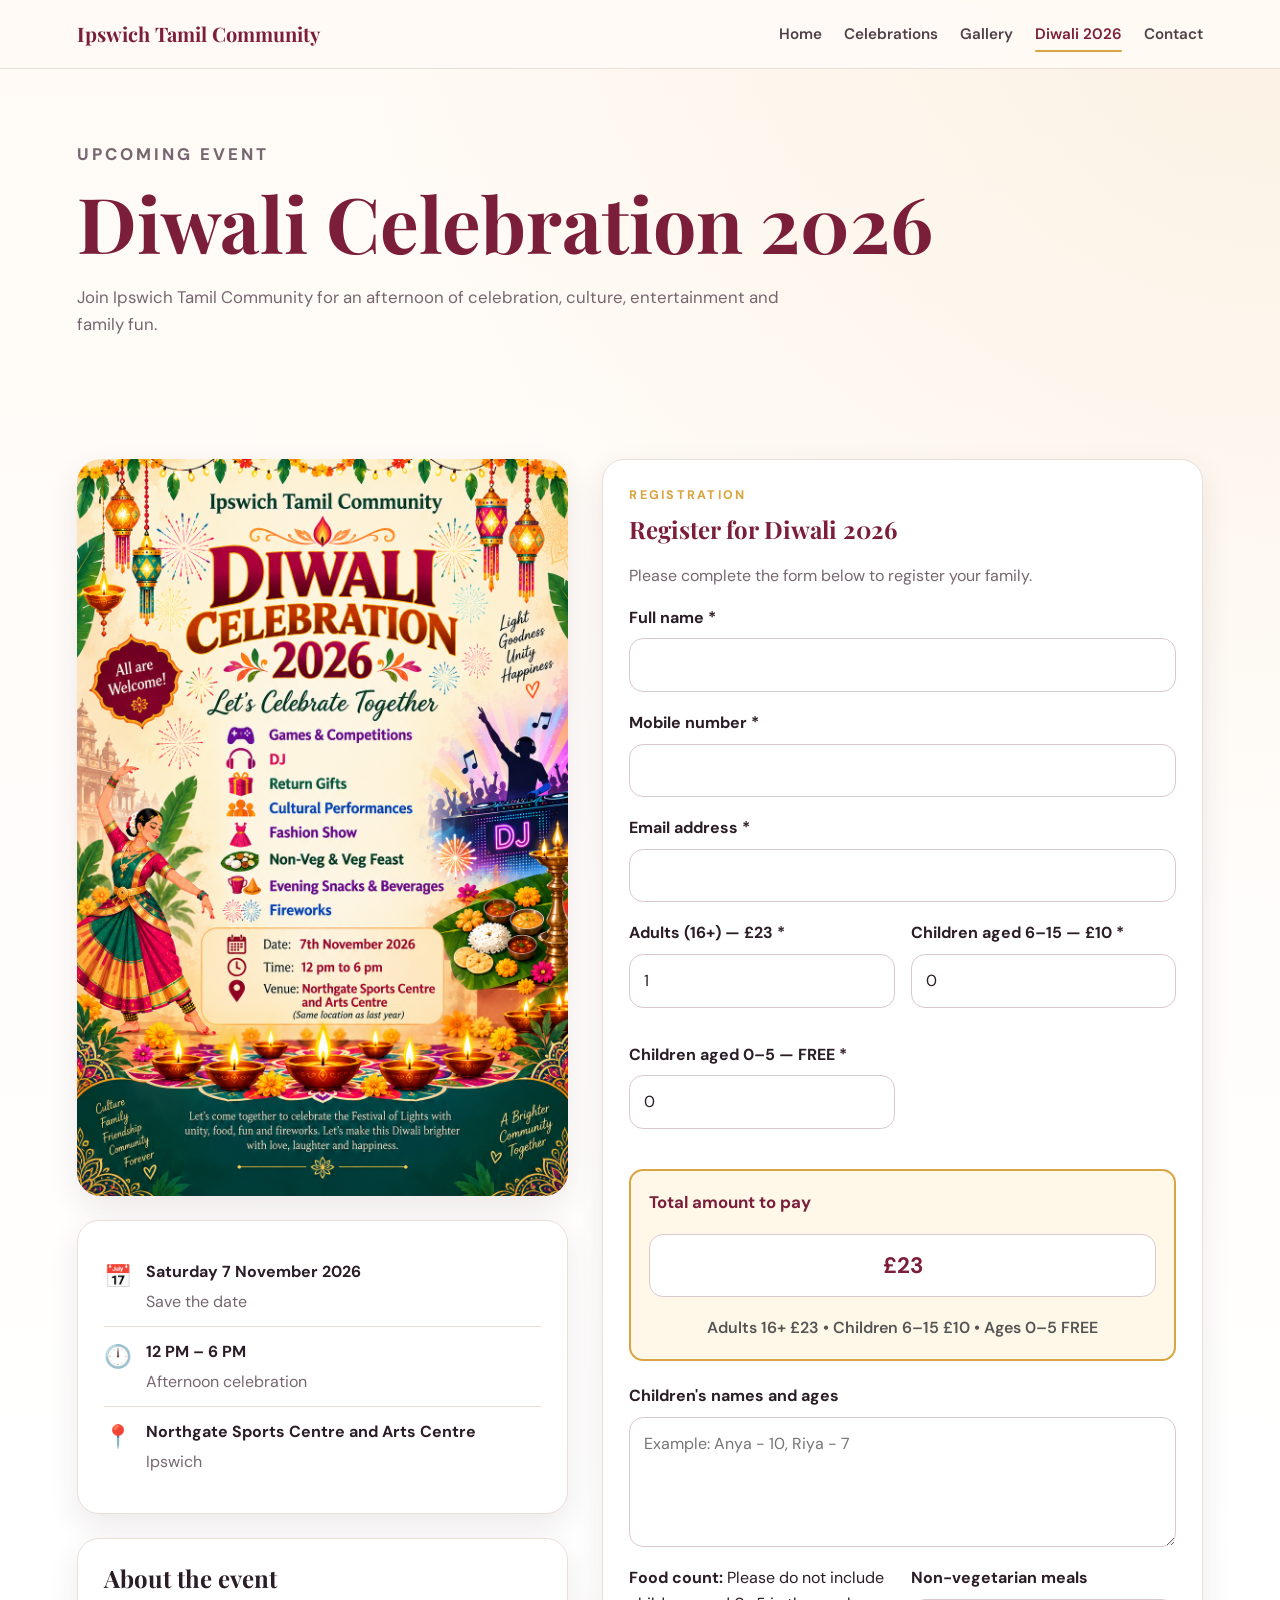
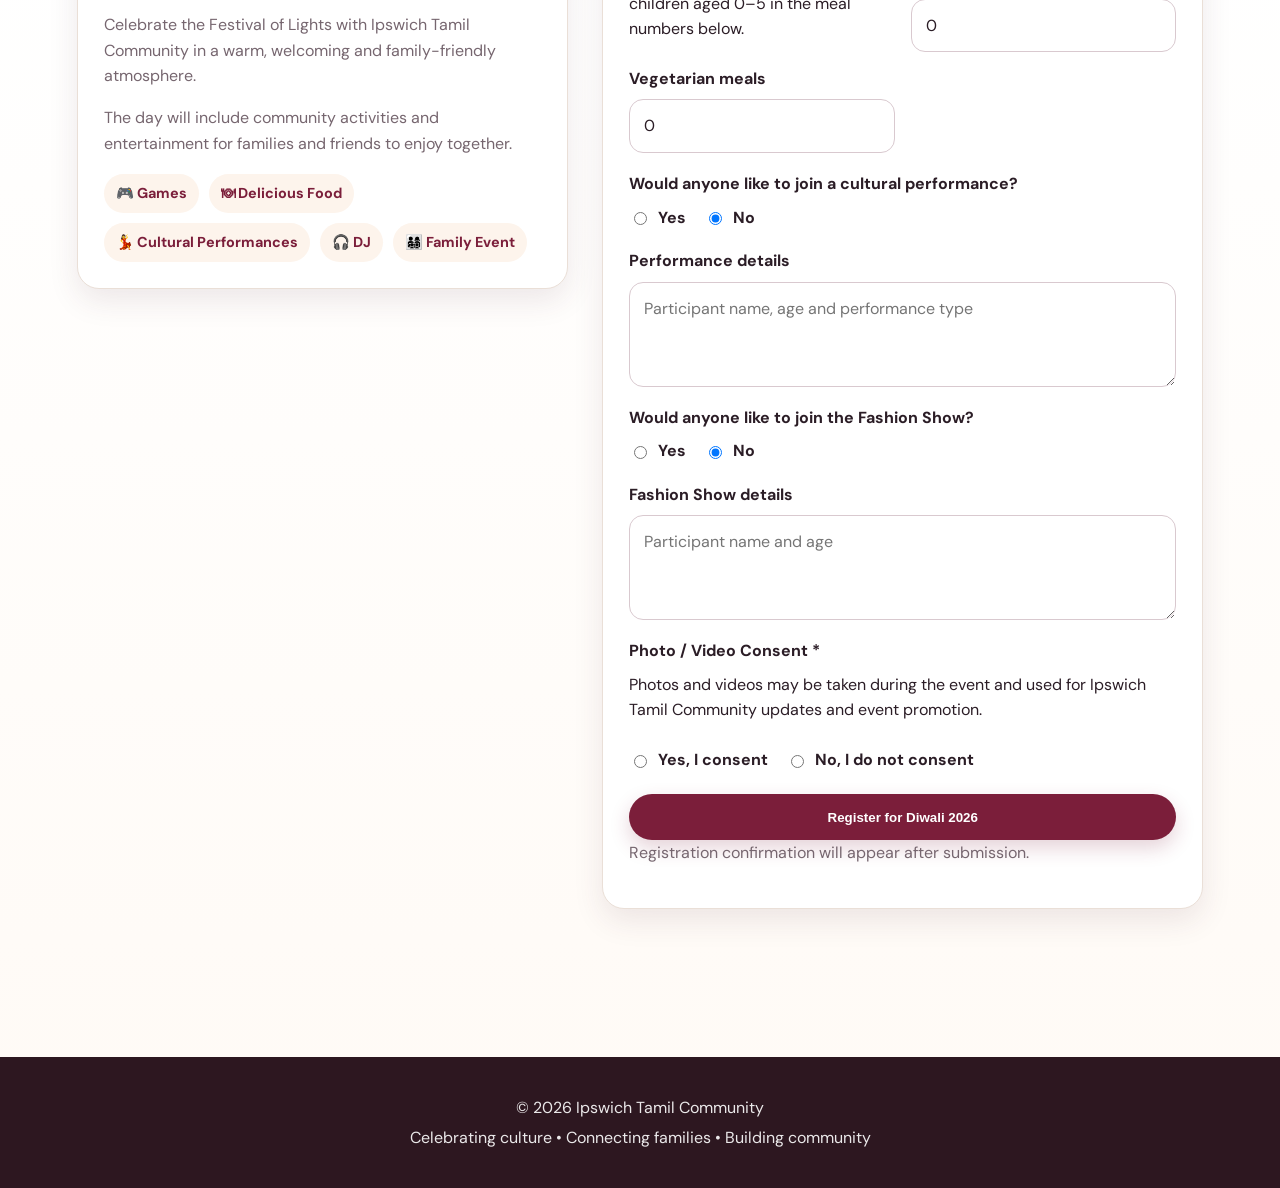
<file: diwali-2026.html>
<!DOCTYPE html>
<html lang="en">
<head>
  <!-- Google Analytics -->
<script async src="https://www.googletagmanager.com/gtag/js?id=G-XXDDFGNYJQ"></script>
<script>
  window.dataLayer = window.dataLayer || [];
  function gtag(){dataLayer.push(arguments);}
  gtag('js', new Date());

  gtag('config', 'G-XXDDFGNYJQ');
</script>
  <meta charset="UTF-8" />
  <meta name="viewport" content="width=device-width, initial-scale=1.0" />

  <title>Diwali 2026 | Ipswich Tamil Community</title>

  <link rel="preconnect" href="https://fonts.googleapis.com">
  <link rel="preconnect" href="https://fonts.gstatic.com" crossorigin>

  <link
    href="https://fonts.googleapis.com/css2?family=DM+Sans:wght@400;500;600;700&family=Playfair+Display:wght@600;700&display=swap"
    rel="stylesheet"
  />

  <link rel="stylesheet" href="styles.css?v=220" />
</head>

<body>

  <header class="site-header">
  <a class="brand" href="index.html">
    Ipswich Tamil Community
  </a>

  <button class="menu-toggle" aria-label="Open menu" aria-expanded="false">
    ☰
  </button>

  <nav class="main-nav">
    <a href="index.html">Home</a>
    <a href="celebrations.html">Celebrations</a>
    <a href="gallery.html">Gallery</a>
    <a class="active" href="diwali-2026.html">Diwali 2026</a>
    <a href="contact.html">Contact</a>
  </nav>
</header>


  <main>

    <section class="page-hero">
      <p class="eyebrow">UPCOMING EVENT</p>
      <h1>Diwali Celebration 2026</h1>
      <p>
        Join Ipswich Tamil Community for an afternoon of celebration,
        culture, entertainment and family fun.
      </p>
    </section>


    <section class="section diwali-event-page">

      <div class="event-page-grid">

        <div class="event-info-column">

          <img
            class="event-poster"
            src="diwali-2026-poster.png"
            alt="Ipswich Tamil Community Diwali Celebration 2026 poster"
          />


          <div class="event-details-card">

            <div class="event-detail">
              <span>📅</span>
              <div>
                <strong>Saturday 7 November 2026</strong>
                <p>Save the date</p>
              </div>
            </div>

            <div class="event-detail">
              <span>🕛</span>
              <div>
                <strong>12 PM – 6 PM</strong>
                <p>Afternoon celebration</p>
              </div>
            </div>

            <div class="event-detail">
              <span>📍</span>
              <div>
                <strong>Northgate Sports Centre and Arts Centre</strong>
                <p>Ipswich</p>
              </div>
            </div>

          </div>


          <div class="event-description-card">
            <h2>About the event</h2>

            <p>
              Celebrate the Festival of Lights with Ipswich Tamil Community
              in a warm, welcoming and family-friendly atmosphere.
            </p>

            <p>
              The day will include community activities and entertainment
              for families and friends to enjoy together.
            </p>

            <div class="event-tags">
    
              <span>🎮 Games</span>
              <span>🍽 Delicious Food</span>
              <span>💃 Cultural Performances</span>
              <span>🎧 DJ</span>
              <span>👨‍👩‍👧‍👦 Family Event</span>
            </div>
          </div>

        </div>


        <div class="registration-card">

          <p class="eyebrow">REGISTRATION</p>

          <h2>Register for Diwali 2026</h2>

          <p class="registration-intro">
            Please complete the form below to register your family.
          </p>


          <form id="registration-form">

            <div class="form-group">
              <label for="full-name">Full name *</label>
              <input
                type="text"
                id="full-name"
                name="fullName"
                required
              />
            </div>


            <div class="form-group">
              <label for="mobile">Mobile number *</label>
              <input
                type="tel"
                id="mobile"
                name="mobile"
                required
              />
            </div>


            <div class="form-group">
              <label for="email">Email address *</label>
              <input
                type="email"
                id="email"
                name="email"
                required
              />
            </div>


            <div class="form-row">

              <div class="form-group">
                <label for="adults">Adults (16+) — £23 *</label>
                <input
                  type="number"
                  id="adults"
                  name="adults"
                  min="0"
                  value="1"
                  required
                />
              </div>

              <div class="form-group">
  <label for="children">Children aged 6–15 — £10 *</label>
  <input
    type="number"
    id="children"
    name="children"
    min="0"
    value="0"
    required
  />
</div>

<div class="form-group">
<label for="under-five">Children aged 0–5 — FREE *</label>
  <input
    type="number"
    id="under-five"
    name="underFive"
    min="0"
    value="0"
    required
  />
</div>

            </div>

            <input
  type="hidden"
  id="total"
  name="total"
/>

<input
  type="hidden"
  id="amount-to-pay"
  name="amountToPay"
/>

<div class="form-group ticket-total-box">
  <label for="ticket-total">Total amount to pay</label>

  <input
    type="text"
    id="ticket-total"
    value="£23"
    readonly
  />

  <p class="ticket-price-note">
  Adults 16+ £23 • Children 6–15 £10 • Ages 0–5 FREE
</p>
</div>
            <div class="form-group">
              <label for="children-details">
                Children's names and ages
              </label>

              <textarea
                id="children-details"
                name="childrenDetails"
                rows="4"
                placeholder="Example: Anya - 10, Riya - 7"
              ></textarea>
            </div>

            

            <div class="form-row">

              <div class="form-group">
                <p class="form-help">
  <strong>Food count:</strong> Please do not include children aged 0–5 in the meal numbers below.
</p>
                <label for="vegetarian">Vegetarian meals</label>
                <input
                  type="number"
                  id="vegetarian"
                  name="vegetarian"
                  min="0"
                  value="0"
                />
              </div>

              <div class="form-group">
                <label for="non-vegetarian">Non-vegetarian meals</label>
                <input
                  type="number"
                  id="non-vegetarian"
                  name="nonVegetarian"
                  min="0"
                  value="0"
                />
              </div>

            </div>


    


            <div class="form-group">
              <label>
                Would anyone like to join a cultural performance?
              </label>

              <div class="radio-group">

                <label>
                  <input
                    type="radio"
                    name="culturalPerformance"
                    value="yes"
                  />
                  Yes
                </label>

                <label>
                  <input
                    type="radio"
                    name="culturalPerformance"
                    value="no"
                    checked
                  />
                  No
                </label>

              </div>
            </div>


            <div class="form-group">
              <label for="performance-details">
                Performance details
              </label>

              <textarea
                id="performance-details"
                name="performanceDetails"
                rows="3"
                placeholder="Participant name, age and performance type"
              ></textarea>
            </div>

            <div class="form-group">
  <label>
    Would anyone like to join the Fashion Show?
  </label>

  <div class="radio-group">

    <label>
      <input
        type="radio"
        name="fashionShow"
        value="yes"
      />
      Yes
    </label>

    <label>
      <input
        type="radio"
        name="fashionShow"
        value="no"
        checked
      />
      No
    </label>

  </div>
</div>

<div class="form-group">
  <label for="fashion-show-details">
    Fashion Show details
  </label>

  <textarea
    id="fashion-show-details"
    name="fashionShowDetails"
    rows="3"
    placeholder="Participant name and age"
  ></textarea>
</div>

            <div class="form-group">
  <label>
    Photo / Video Consent *
  </label>

  <p class="form-help">
    Photos and videos may be taken during the event and used for Ipswich Tamil Community updates and event promotion.
  </p>

  <div class="radio-group">

    <label>
      <input
        type="radio"
        name="photoConsent"
        value="yes"
        required
      />
      Yes, I consent
    </label>

    <label>
      <input
        type="radio"
        name="photoConsent"
        value="no"
        required
      />
      No, I do not consent
    </label>

  </div>
</div>
  
            <button
              class="button button-primary form-button"
              type="submit"
            >
              Register for Diwali 2026
            </button>


            <p class="form-note">
              Registration confirmation will appear after submission.
            </p>

          </form>

        </div>

      </div>

    </section>

  </main>


  <footer class="site-footer">
    <p>© 2026 Ipswich Tamil Community</p>

    <p>
      Celebrating culture • Connecting families • Building community
    </p>
  </footer>


  <script src="script.js"></script>

</body>
</html>
</file>
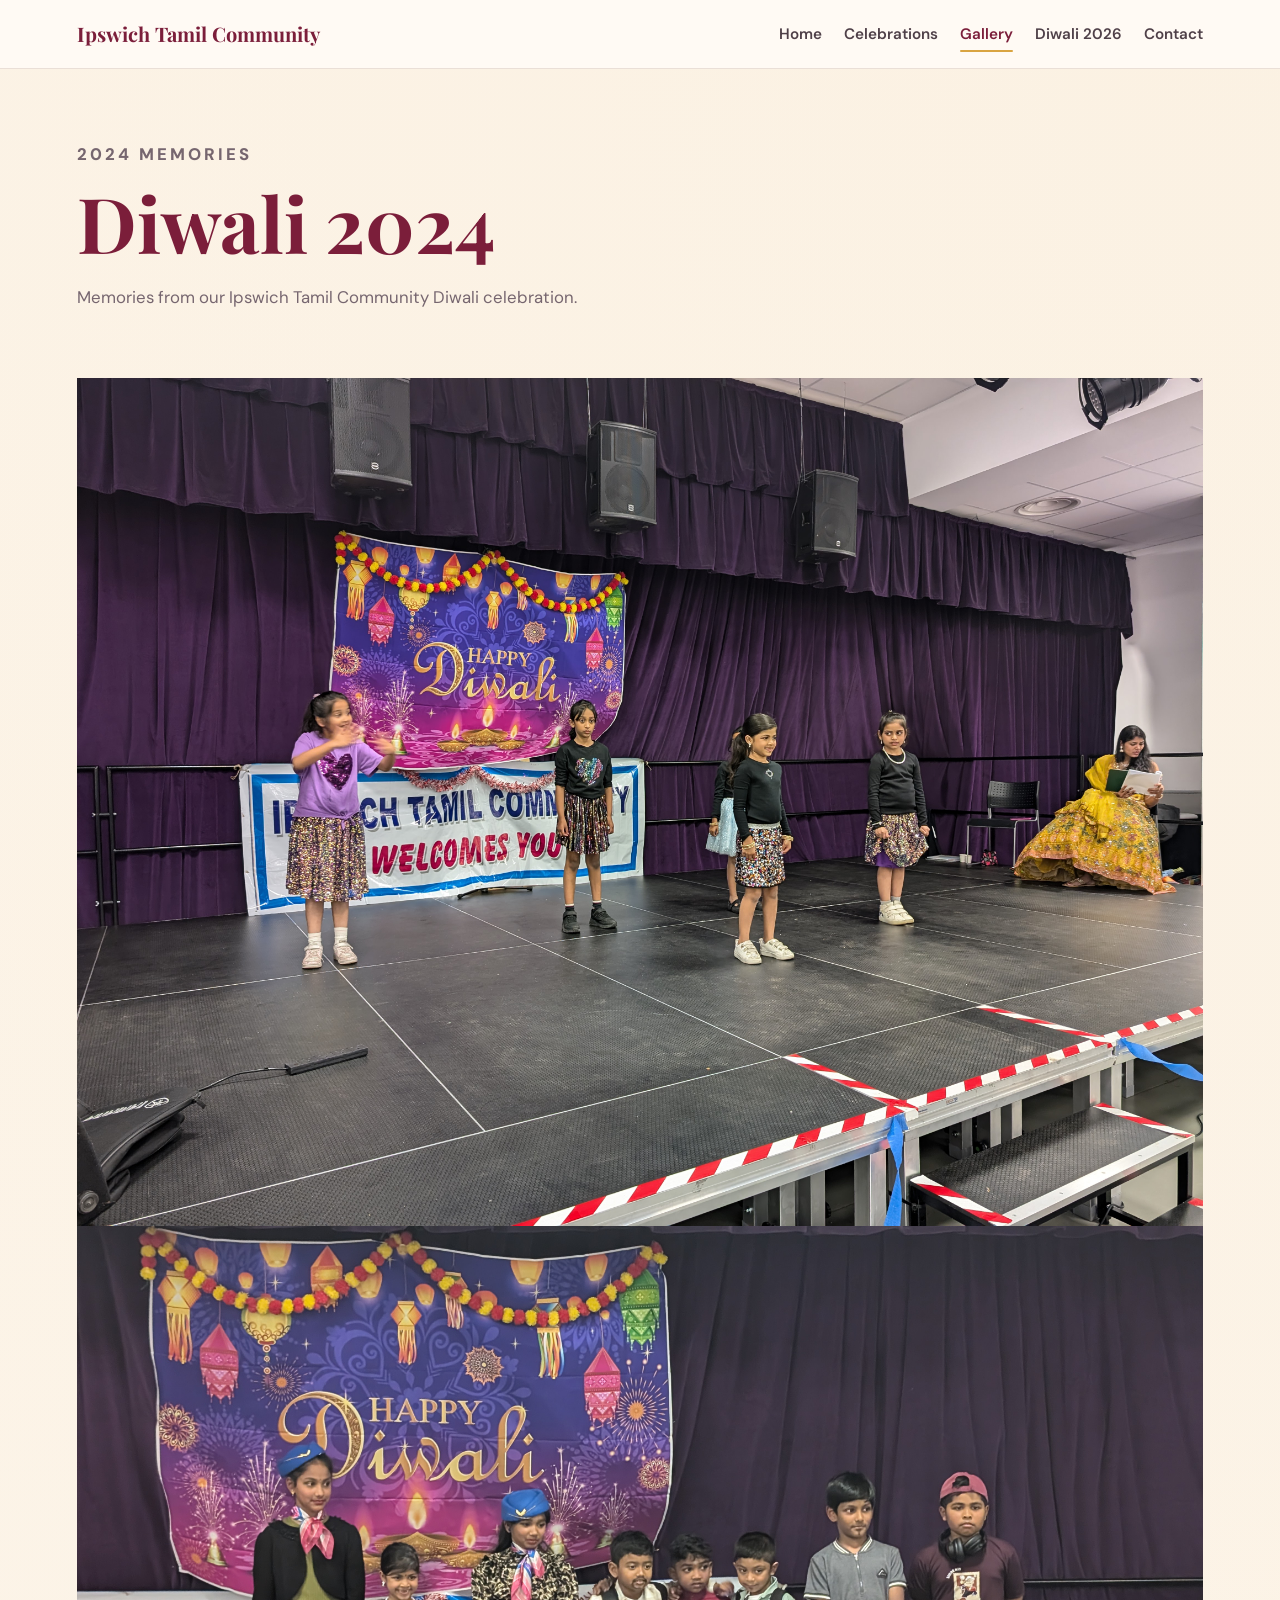
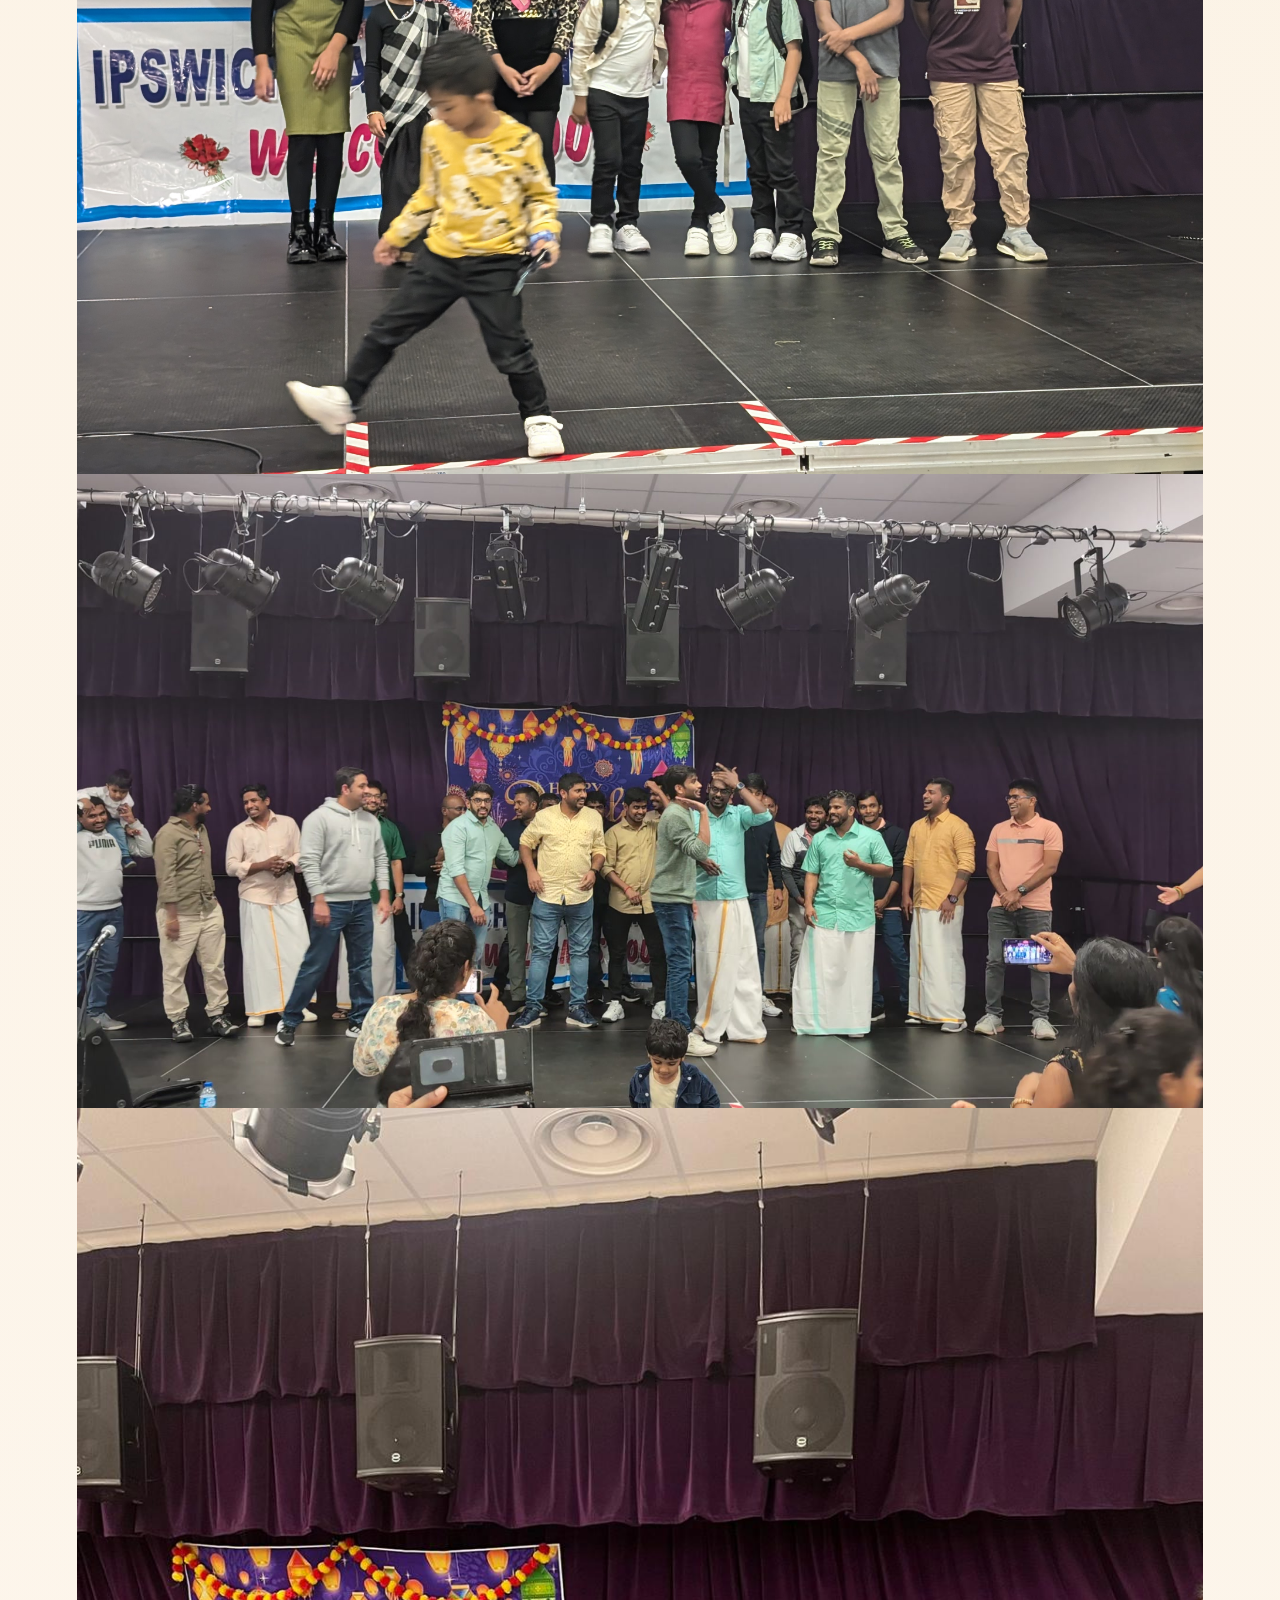
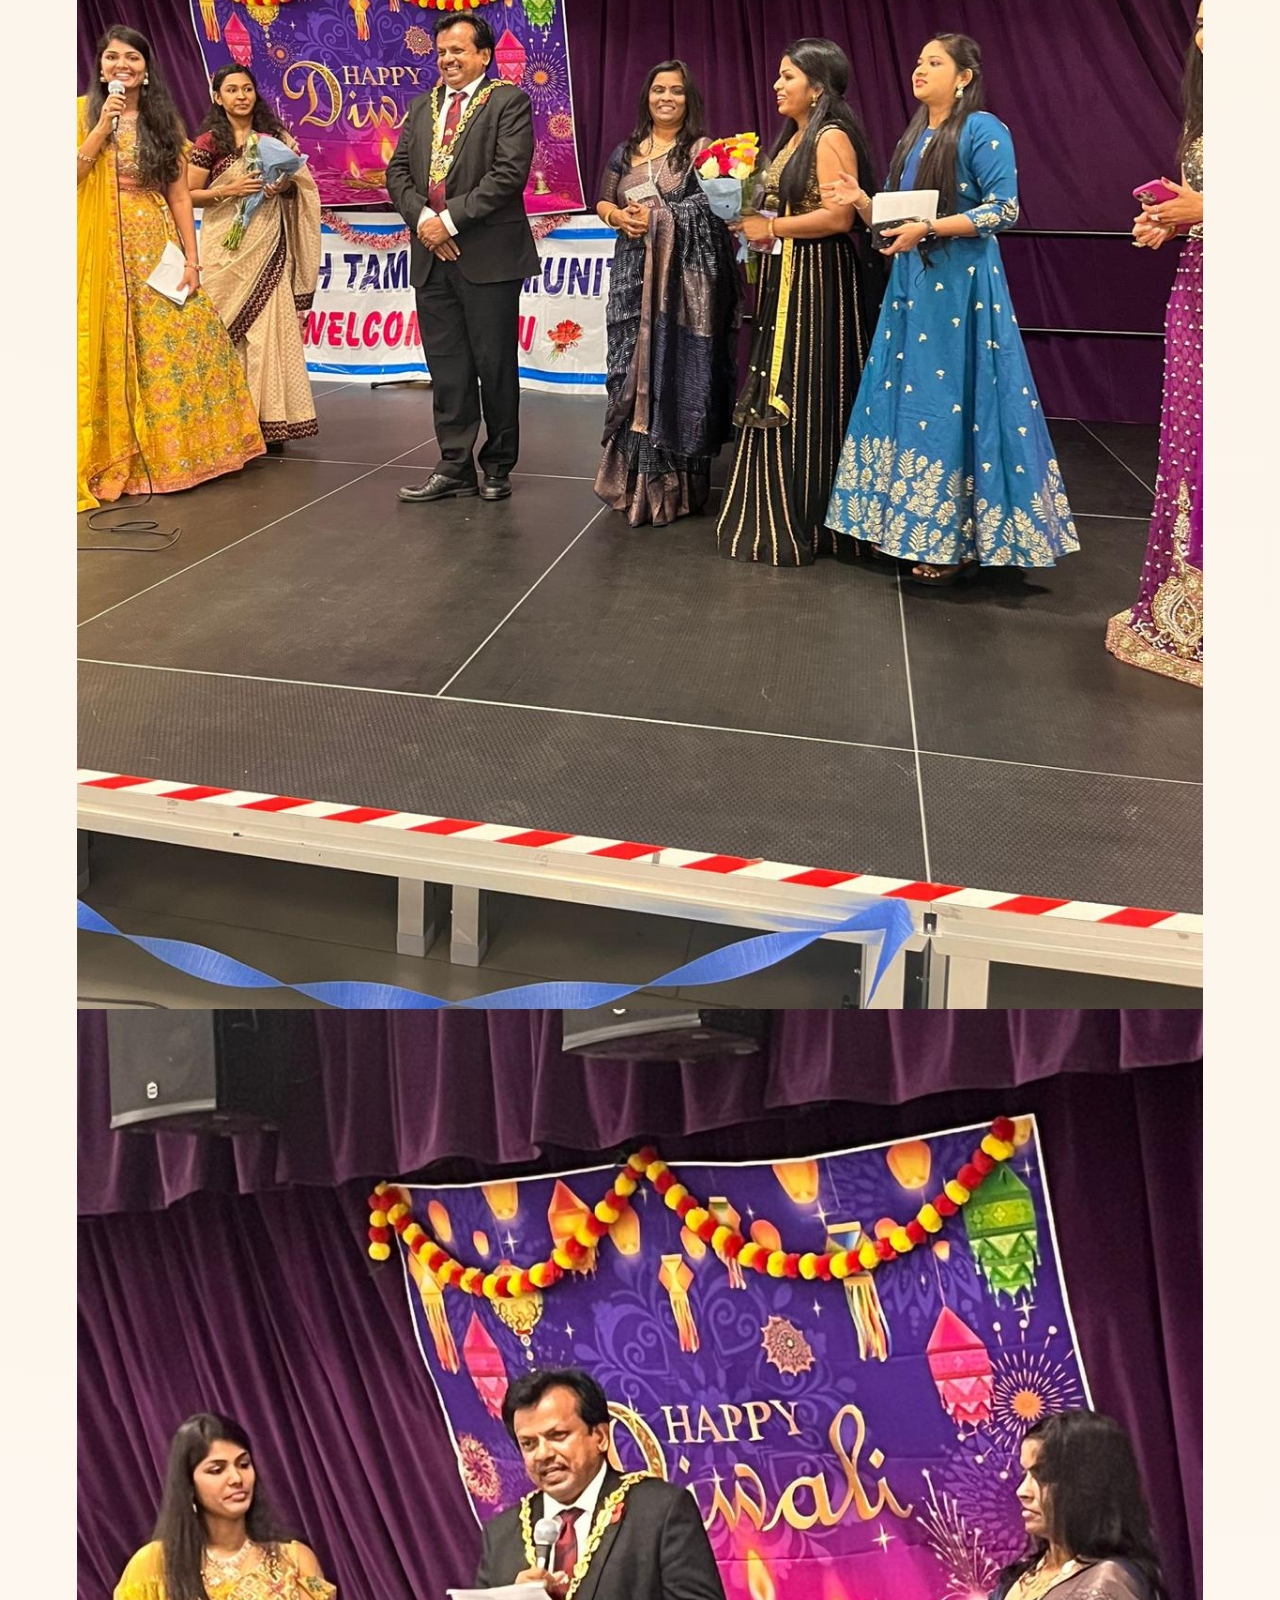
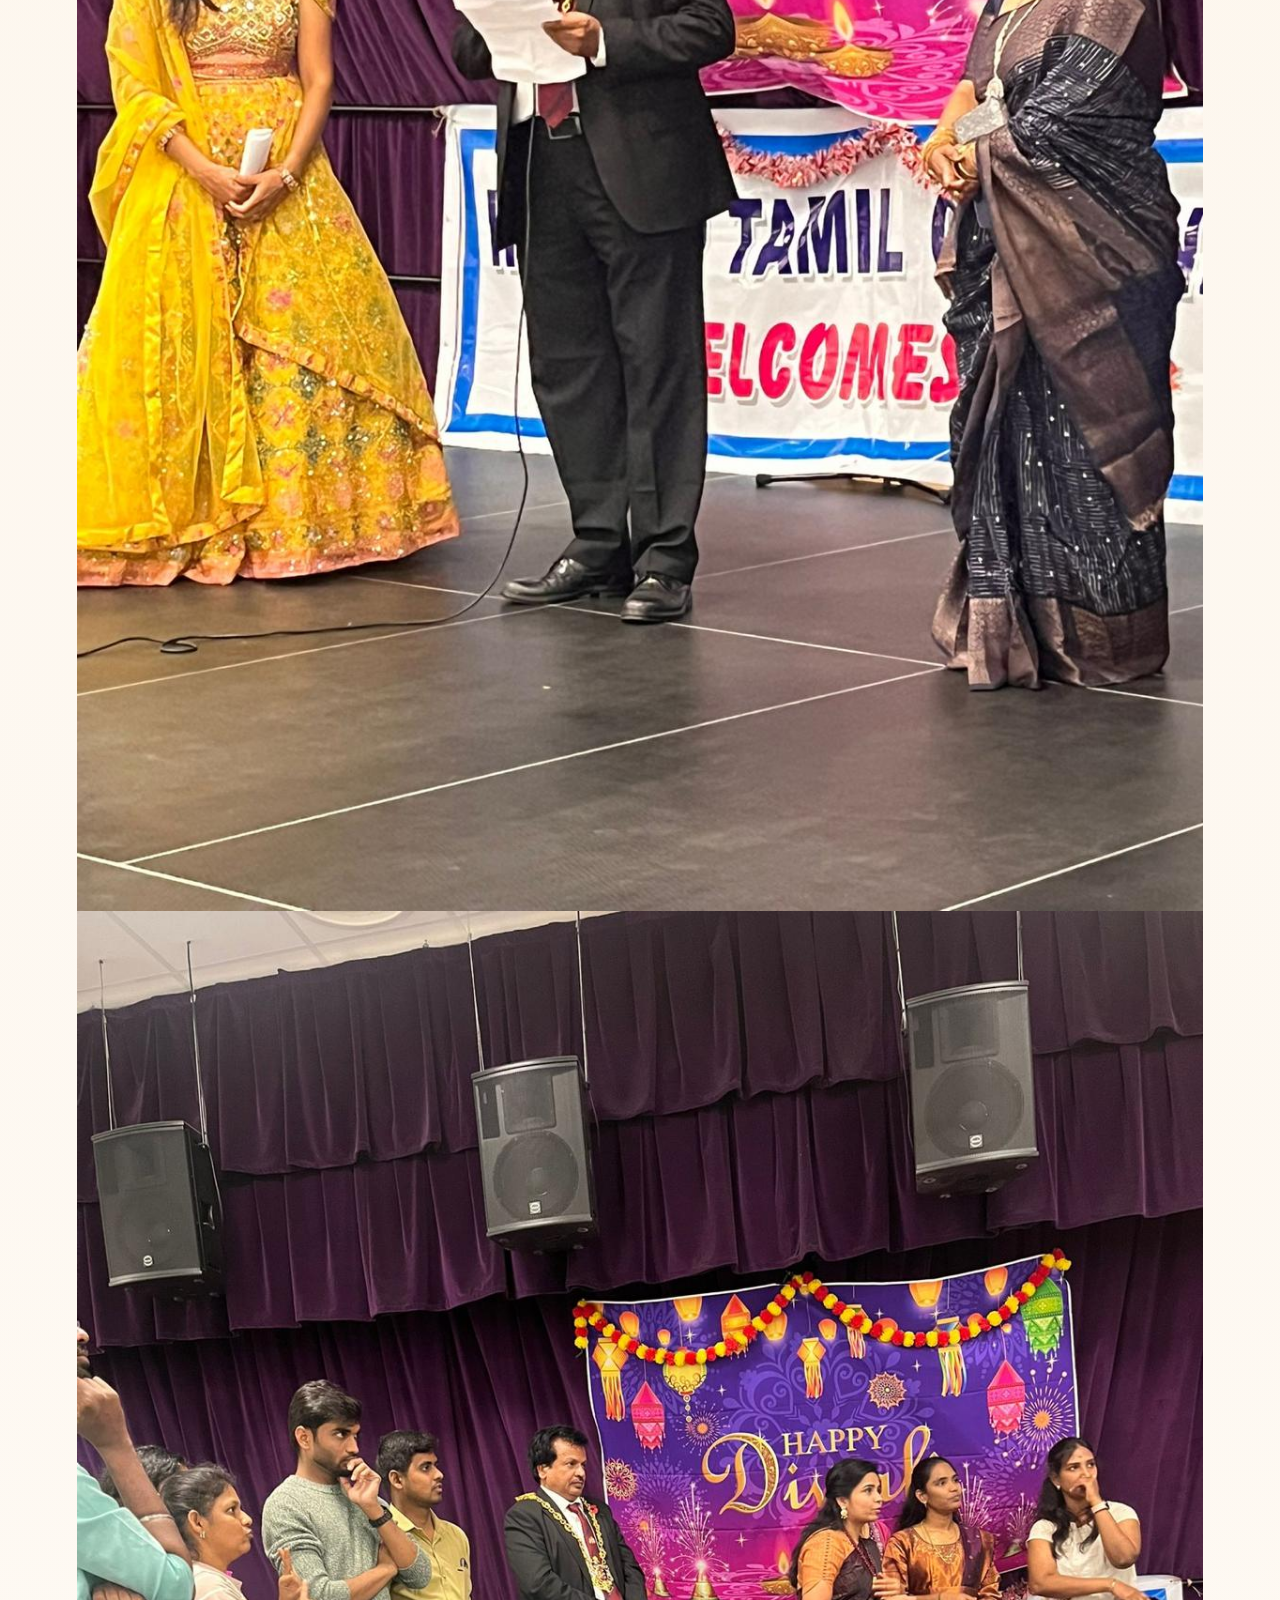
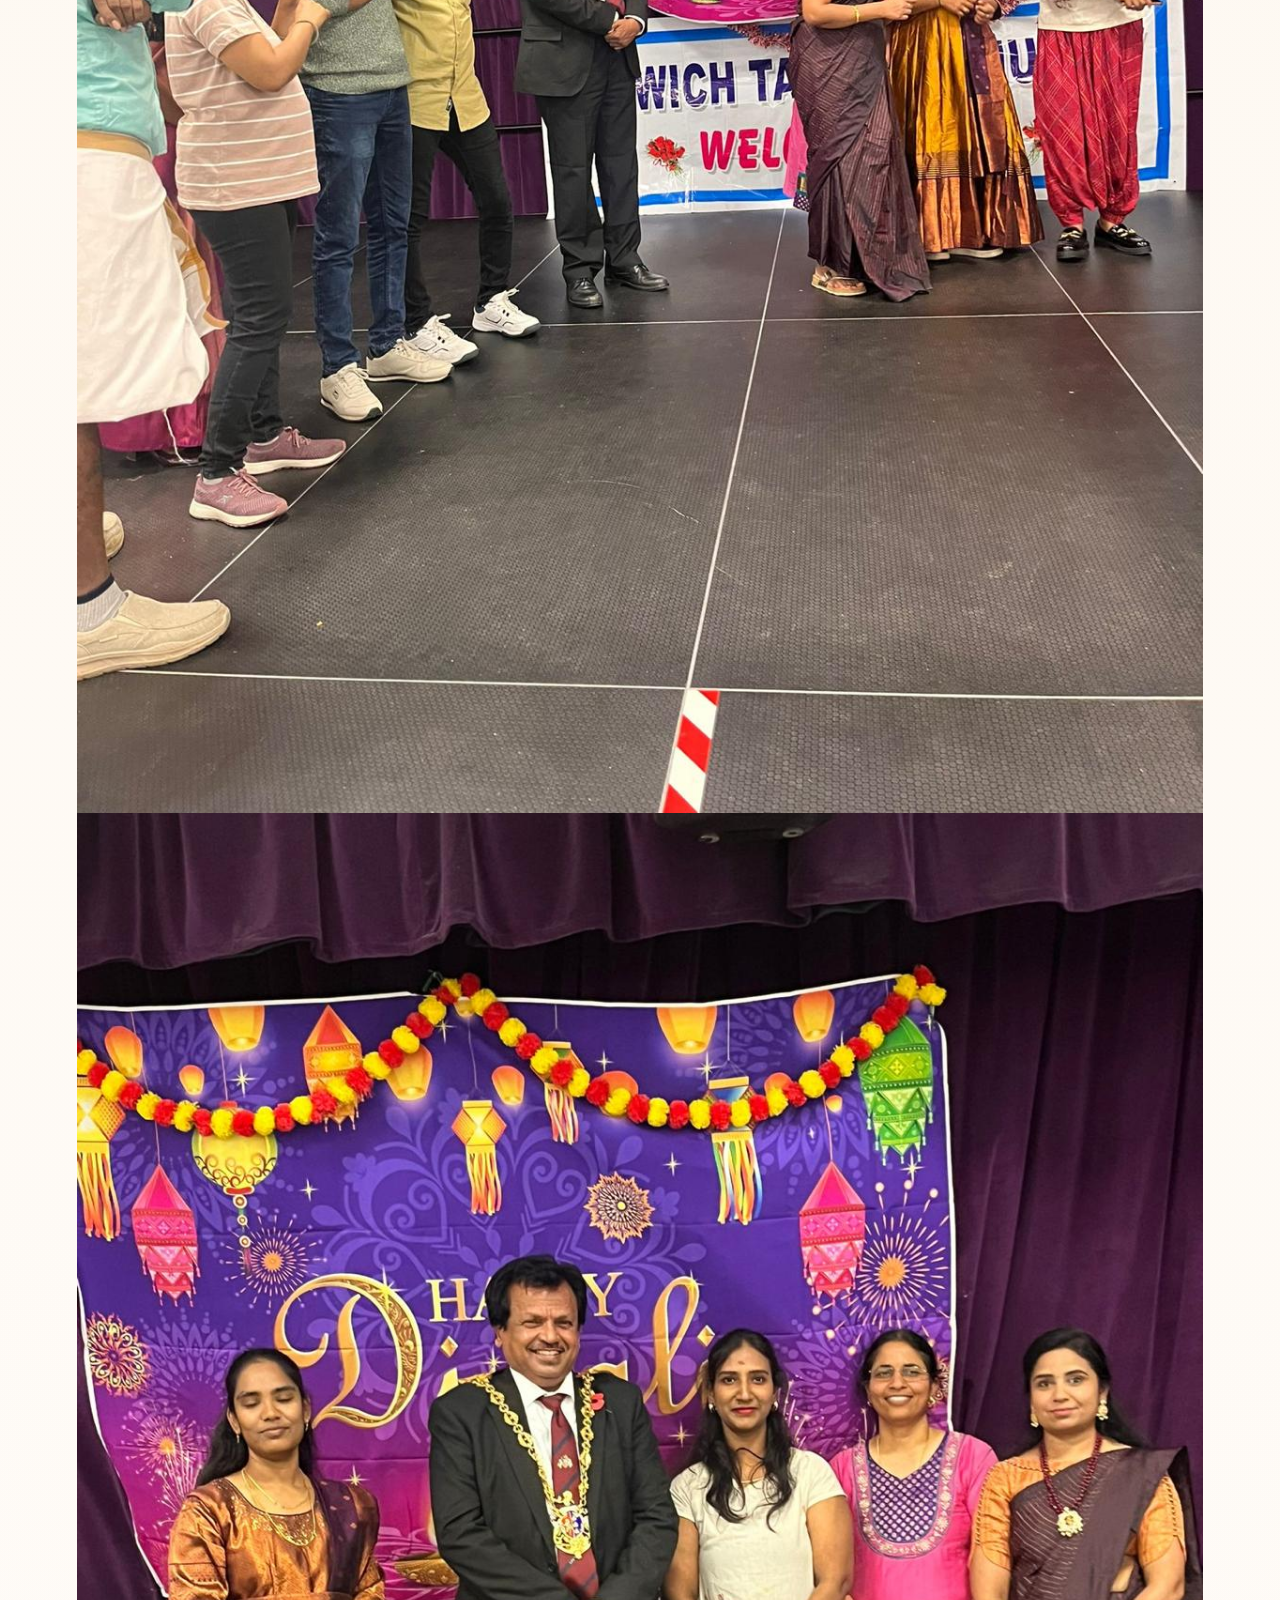
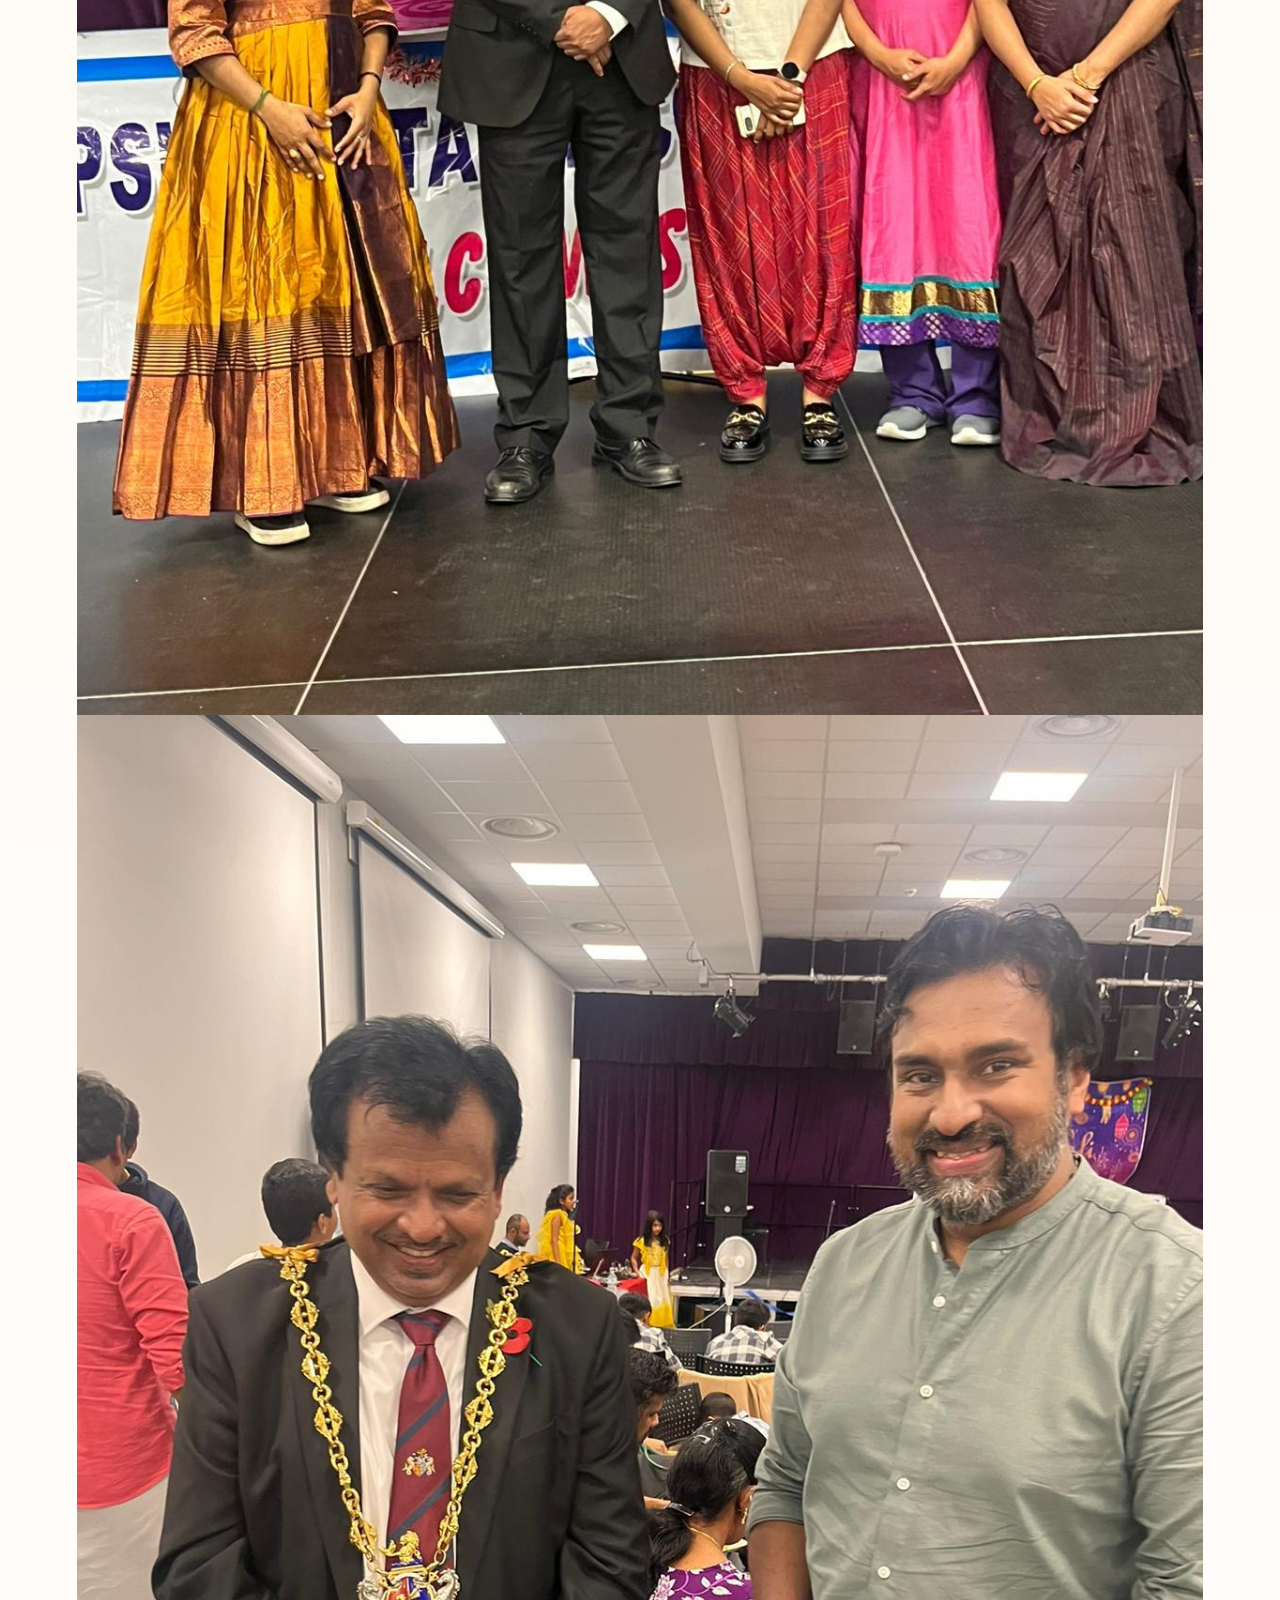
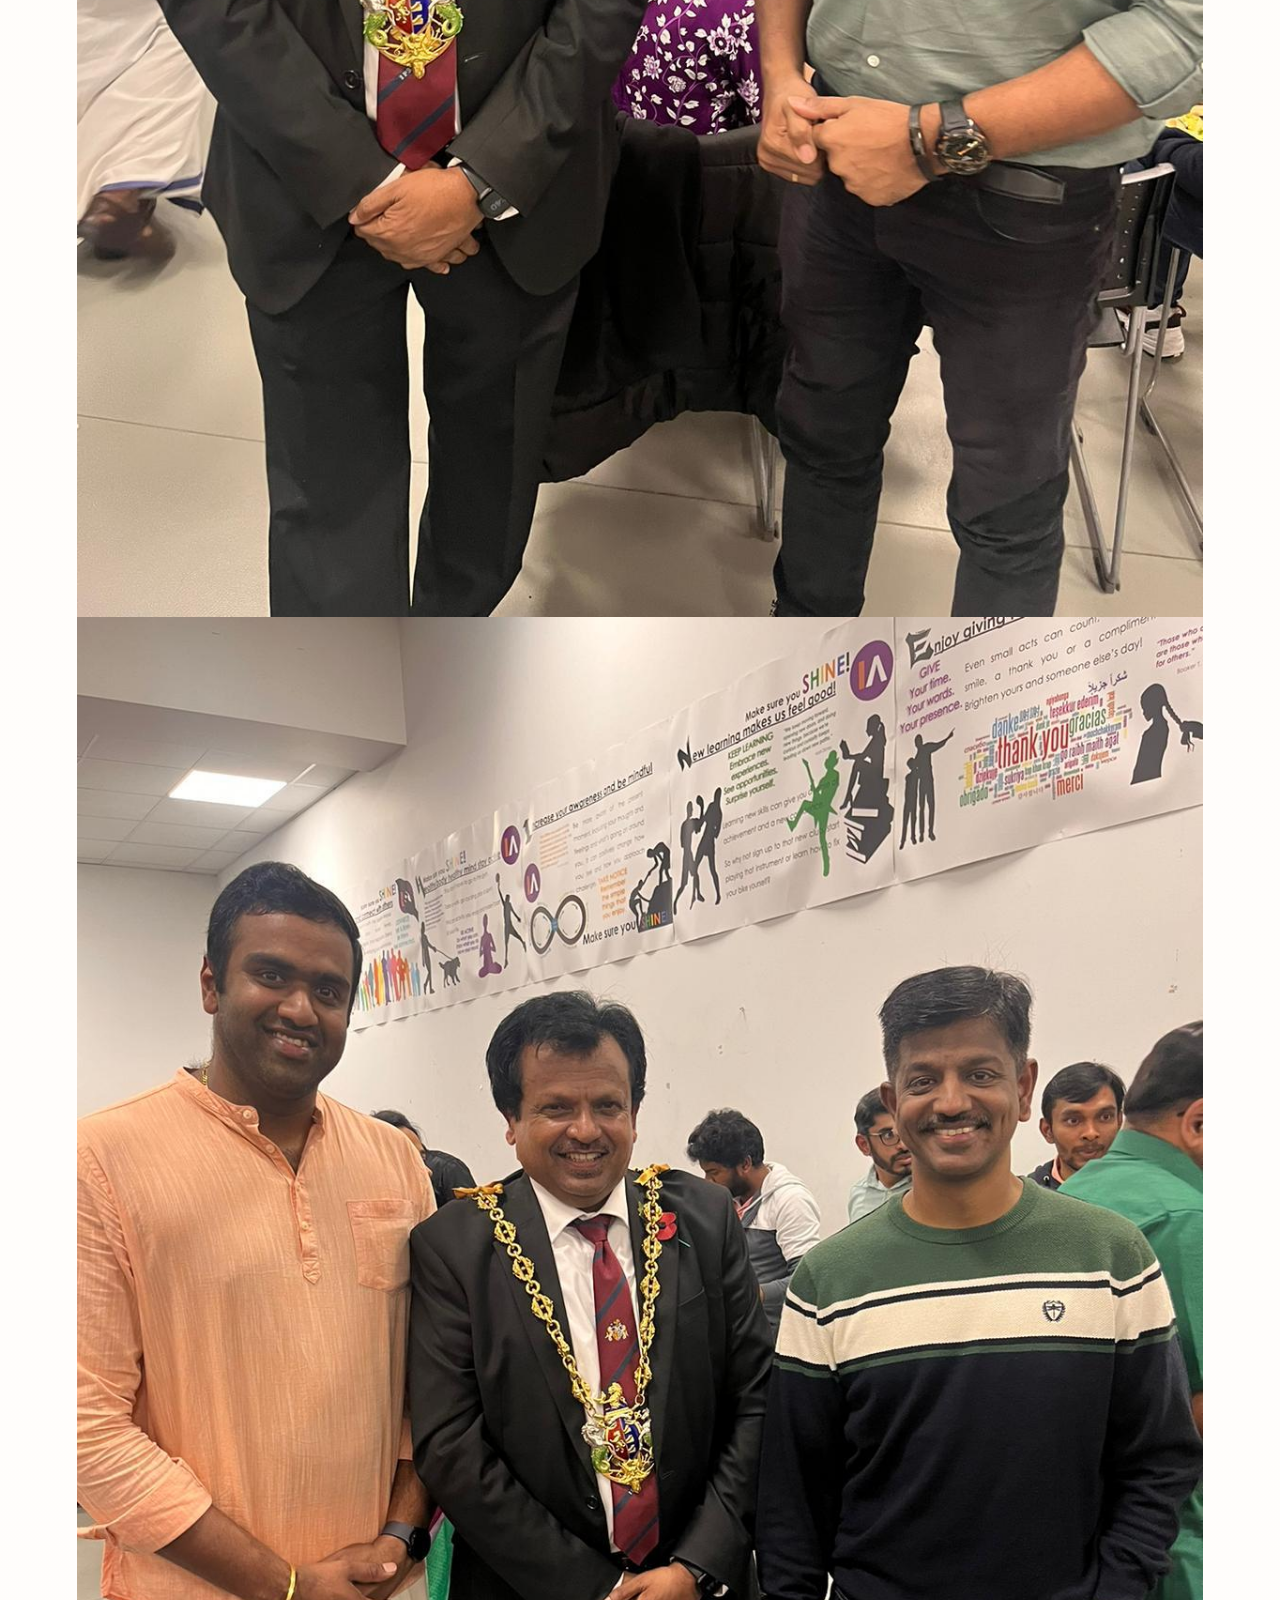
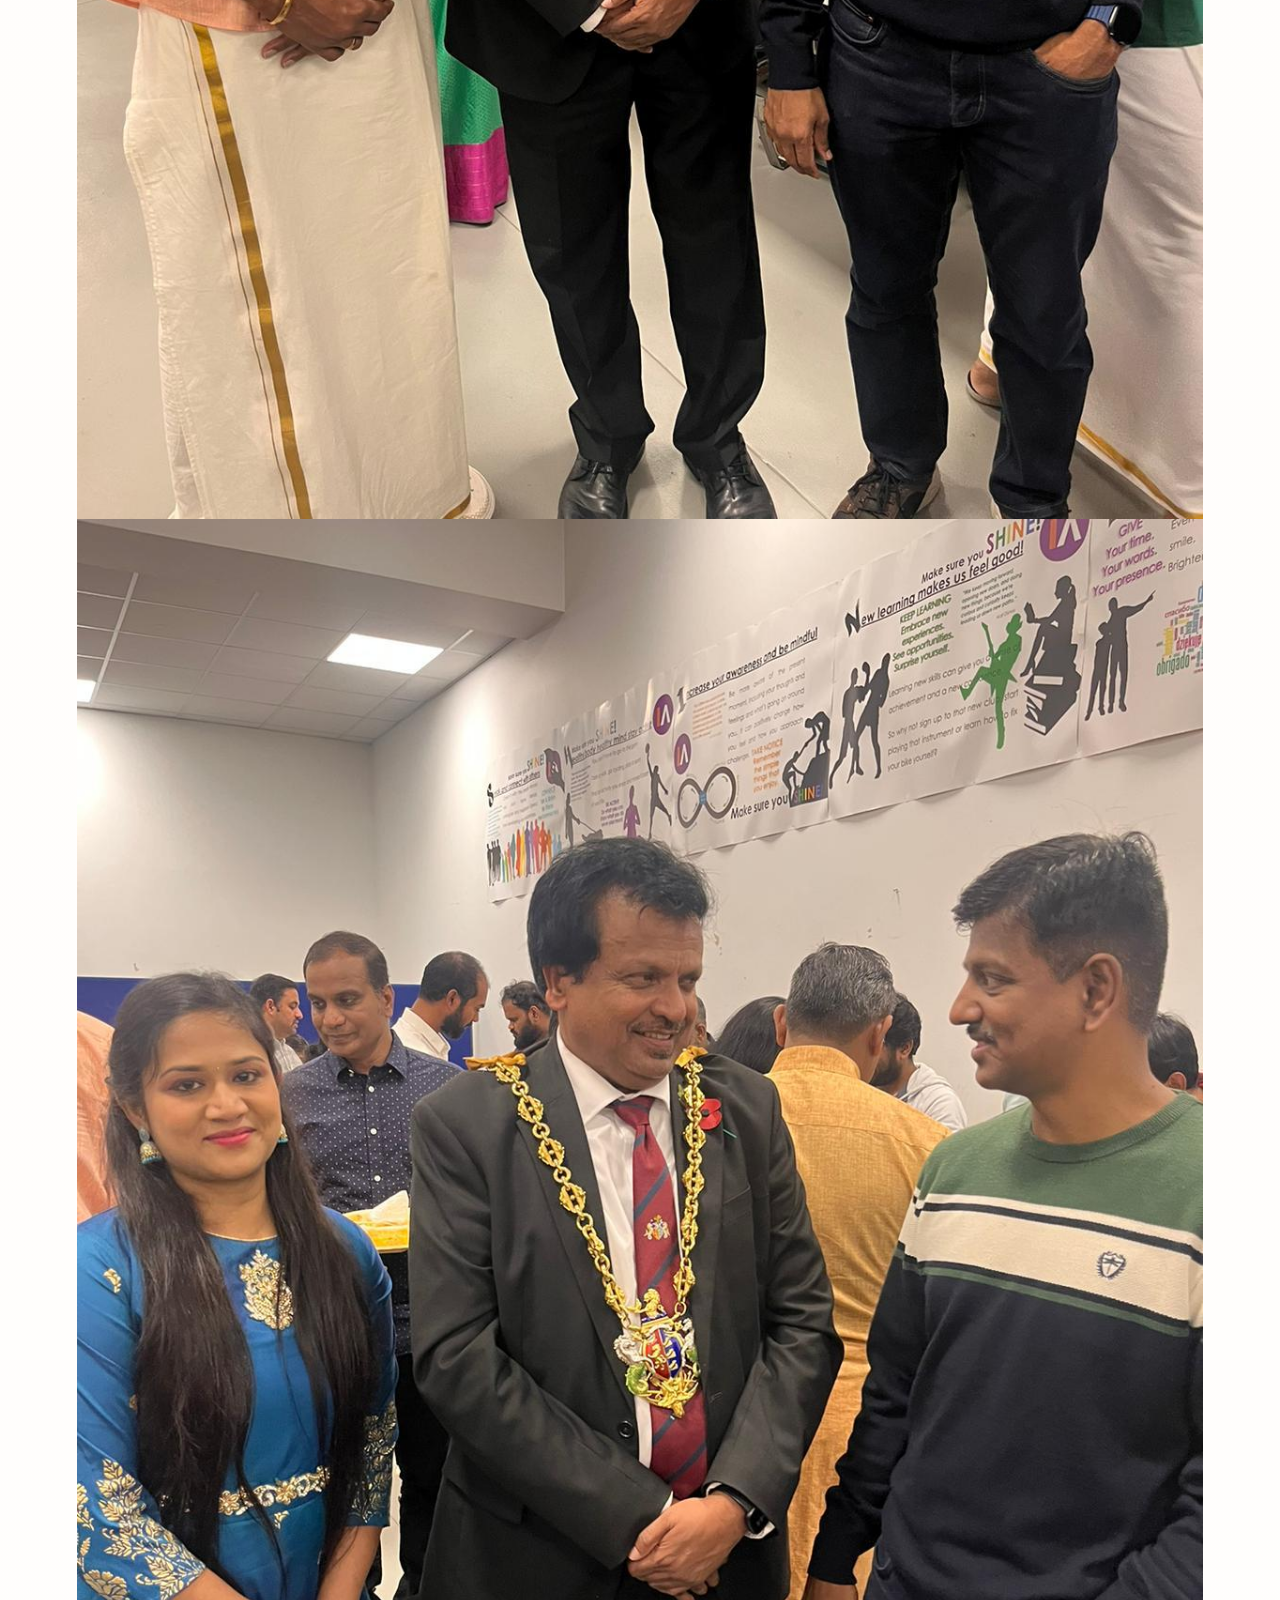
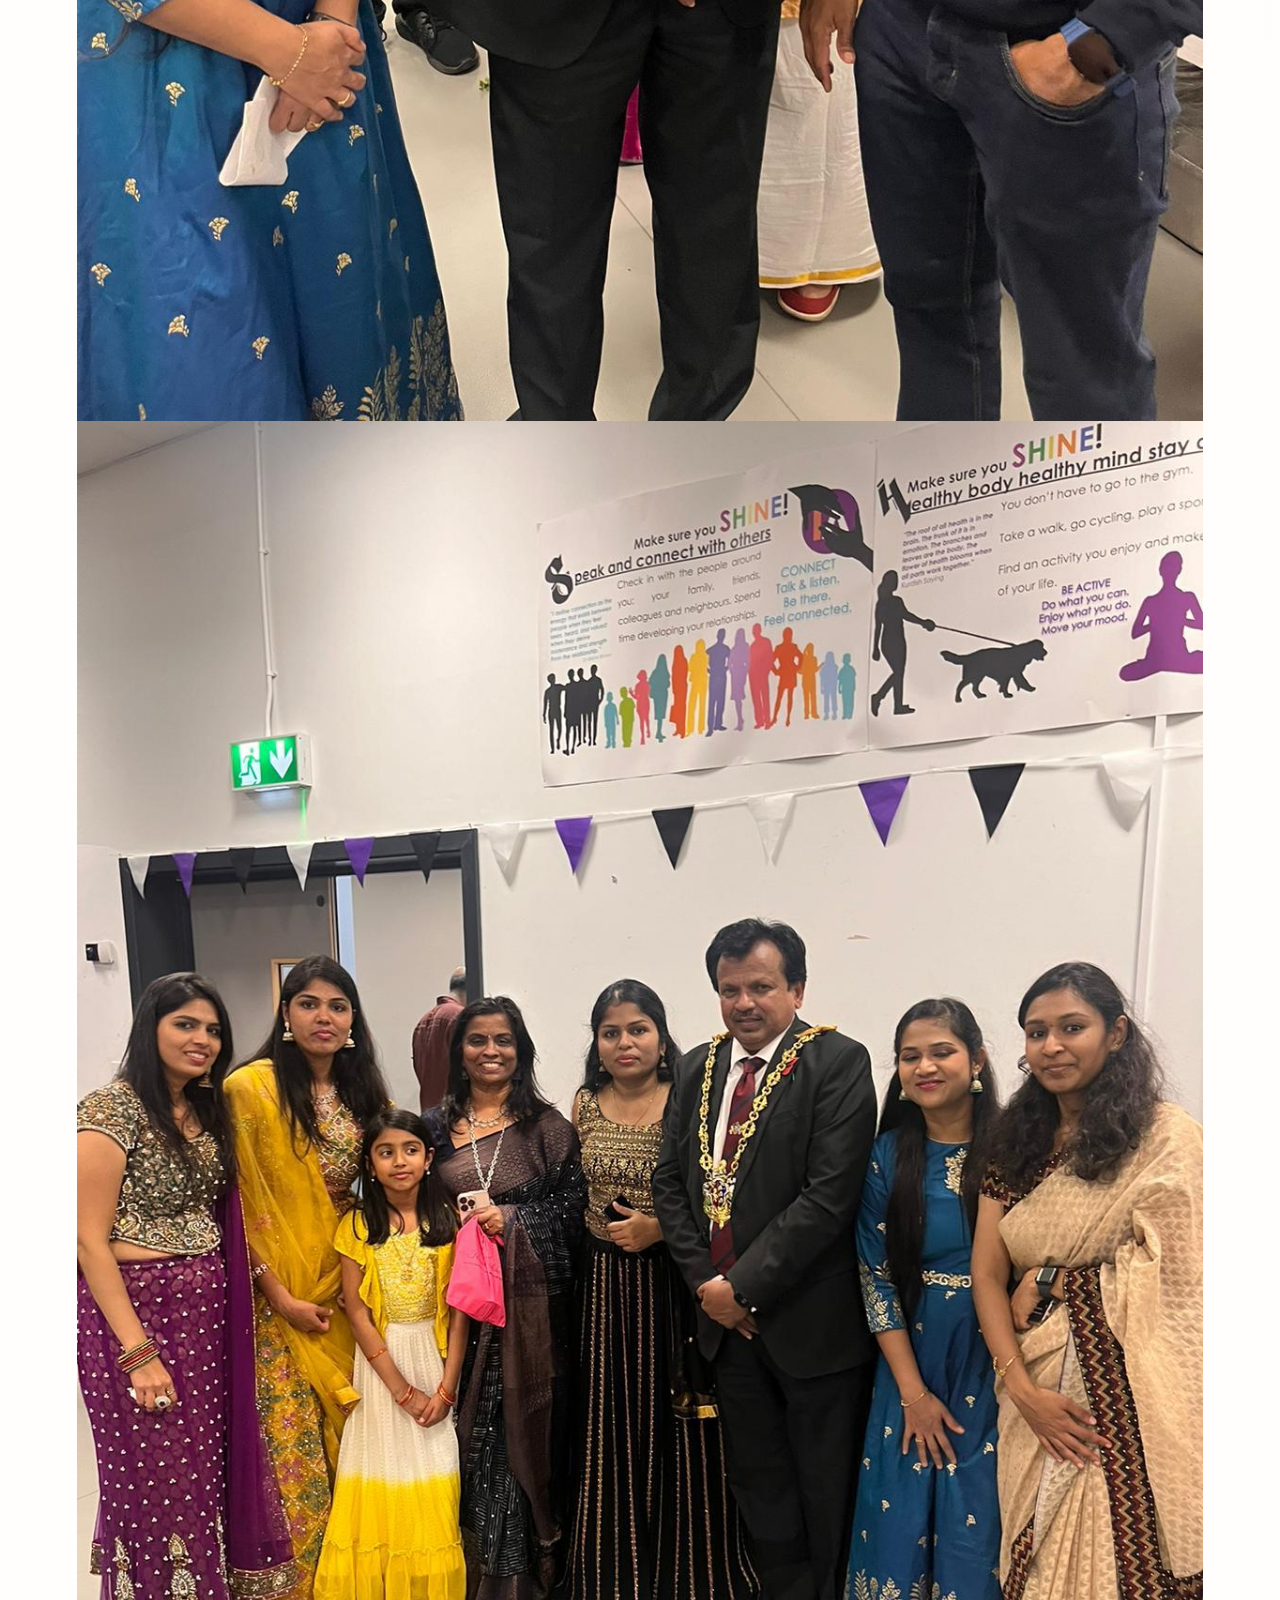
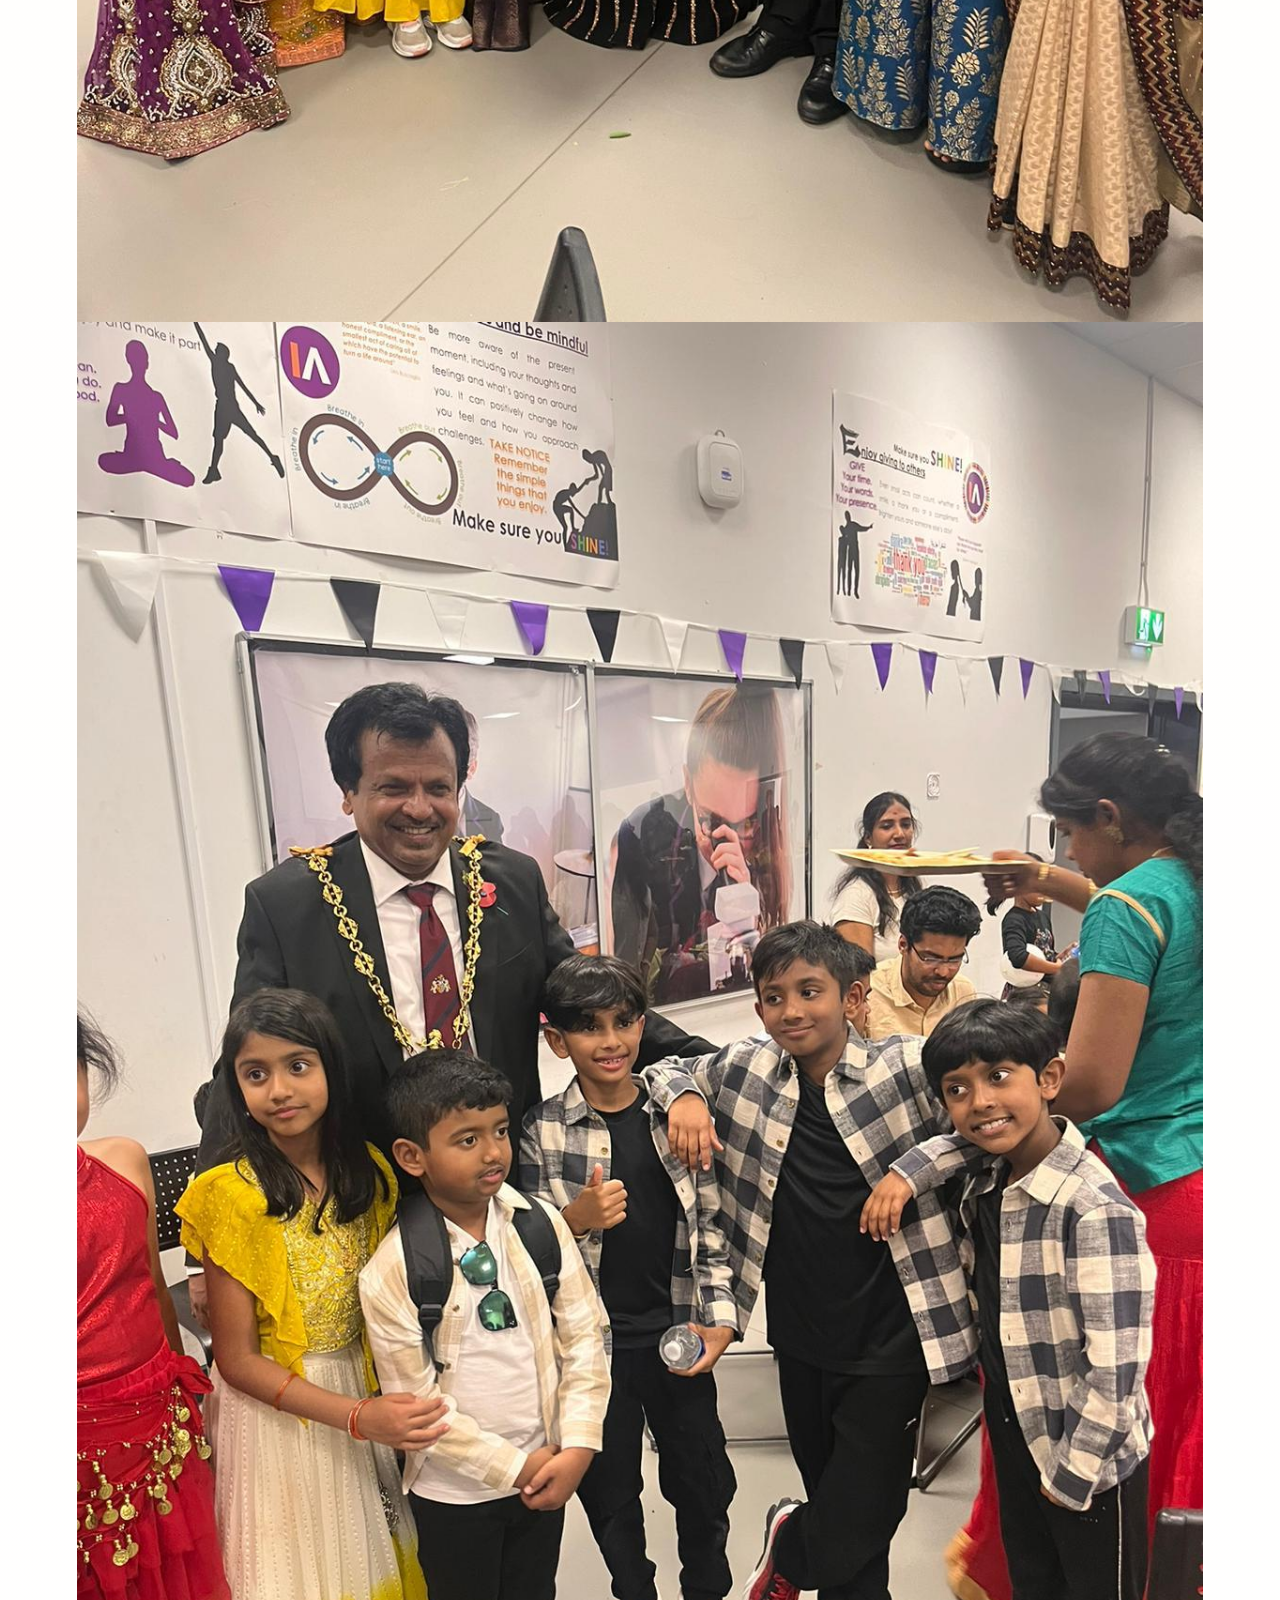
<file: gallery-2024.html>
<!DOCTYPE html>
<html lang="en">
<head>
  <!-- Google Analytics -->
<script async src="https://www.googletagmanager.com/gtag/js?id=G-XXDDFGNYJQ"></script>
<script>
  window.dataLayer = window.dataLayer || [];
  function gtag(){dataLayer.push(arguments);}
  gtag('js', new Date());

  gtag('config', 'G-XXDDFGNYJQ');
</script>
  <meta charset="UTF-8" />
  <meta name="viewport" content="width=device-width, initial-scale=1.0" />

  <title>Diwali 2024 Gallery | Ipswich Tamil Community</title>

  <link rel="preconnect" href="https://fonts.googleapis.com">
  <link rel="preconnect" href="https://fonts.gstatic.com" crossorigin>

  <link
    href="https://fonts.googleapis.com/css2?family=DM+Sans:wght@400;500;600;700&family=Playfair+Display:wght@600;700&display=swap"
    rel="stylesheet"
  />

  <link rel="stylesheet" href="styles.css?v=107" />
</head>

<body>

  <header class="site-header">
    <a class="brand" href="index.html">
      Ipswich Tamil Community
    </a>

    <button
      class="menu-toggle"
      aria-label="Open menu"
      aria-expanded="false"
    >
      ☰
    </button>

    <nav class="main-nav">
      <a href="index.html">Home</a>
      <a href="celebrations.html">Celebrations</a>
      <a class="active" href="gallery.html">Gallery</a>
      <a href="/diwali-2026/index.html">Diwali 2026</a>
      <a href="contact.html">Contact</a>
    </nav>
  </header>


  <main>

    <section class="page-hero">
      

<p class="eyebrow">2024 MEMORIES</p>
      

      <h1>Diwali 2024</h1>

      <p>
        Memories from our Ipswich Tamil Community
        Diwali celebration.
      </p>
    </section>


    
<section class="section gallery-photo-section">
      

      <div class="gallery-grid">

        <img
          src="images/gallery/2024/PXL_20241026_174659520.MP.jpg"
          alt="Ipswich Tamil Community Diwali 2024"
          loading="lazy"
        />

        <img
          src="images/gallery/2024/PXL_20241026_194326668.jpg"
          alt="Ipswich Tamil Community Diwali 2024"
          loading="lazy"
        />

        <img
          src="images/gallery/2024/frame_10-4.jpg"
          alt="Ipswich Tamil Community Diwali 2024"
          loading="lazy"
        />
        <img src="images/gallery/2024/2024-1.jpg" alt="Diwali 2024">
<img src="images/gallery/2024/2024-2.jpg" alt="Diwali 2024">
<img src="images/gallery/2024/2024-3.jpg" alt="Diwali 2024">
<img src="images/gallery/2024/2024-4.jpg" alt="Diwali 2024">
<img src="images/gallery/2024/2024-5.jpg" alt="Diwali 2024">
<img src="images/gallery/2024/2024-6.jpg" alt="Diwali 2024">
<img src="images/gallery/2024/2024-7.jpg" alt="Diwali 2024">
<img src="images/gallery/2024/2024-8.jpg" alt="Diwali 2024">
<img src="images/gallery/2024/2024-9.jpg" alt="Diwali 2024">
<img src="images/gallery/2024/2024-10.jpg" alt="Diwali 2024">
<img src="images/gallery/2024/2024-11.jpg" alt="Diwali 2024">
<img src="images/gallery/2024/2024-12.jpg" alt="Diwali 2024">
<img src="images/gallery/2024/2024-13.jpg" alt="Diwali 2024">
<img src="images/gallery/2024/2024-14.jpg" alt="Diwali 2024">
<img src="images/gallery/2024/2024-15.jpg" alt="Diwali 2024">
<img src="images/gallery/2024/2024-16.jpg" alt="Diwali 2024">
<img src="images/gallery/2024/2024-17.jpg" alt="Diwali 2024">
<img src="images/gallery/2024/2024-18.jpg" alt="Diwali 2024">
<img src="images/gallery/2024/2024-19.jpg" alt="Diwali 2024">
<img src="images/gallery/2024/2024-20.jpg" alt="Diwali 2024">
<img src="images/gallery/2024/2024-21.jpg" alt="Diwali 2024">
      </div>
      

    </section>
    <section class="section gallery-back-section">
      <a class="button button-secondary" href="gallery.html">
        ← Back to Gallery
      </a>
    </section>

  </main>


  <footer class="site-footer">
    <p>© 2026 Ipswich Tamil Community</p>

    <p>
      Celebrating culture • Connecting families • Building community
    </p>
  </footer>


  <script src="script.js"></script>

</body>
</html>
</file>
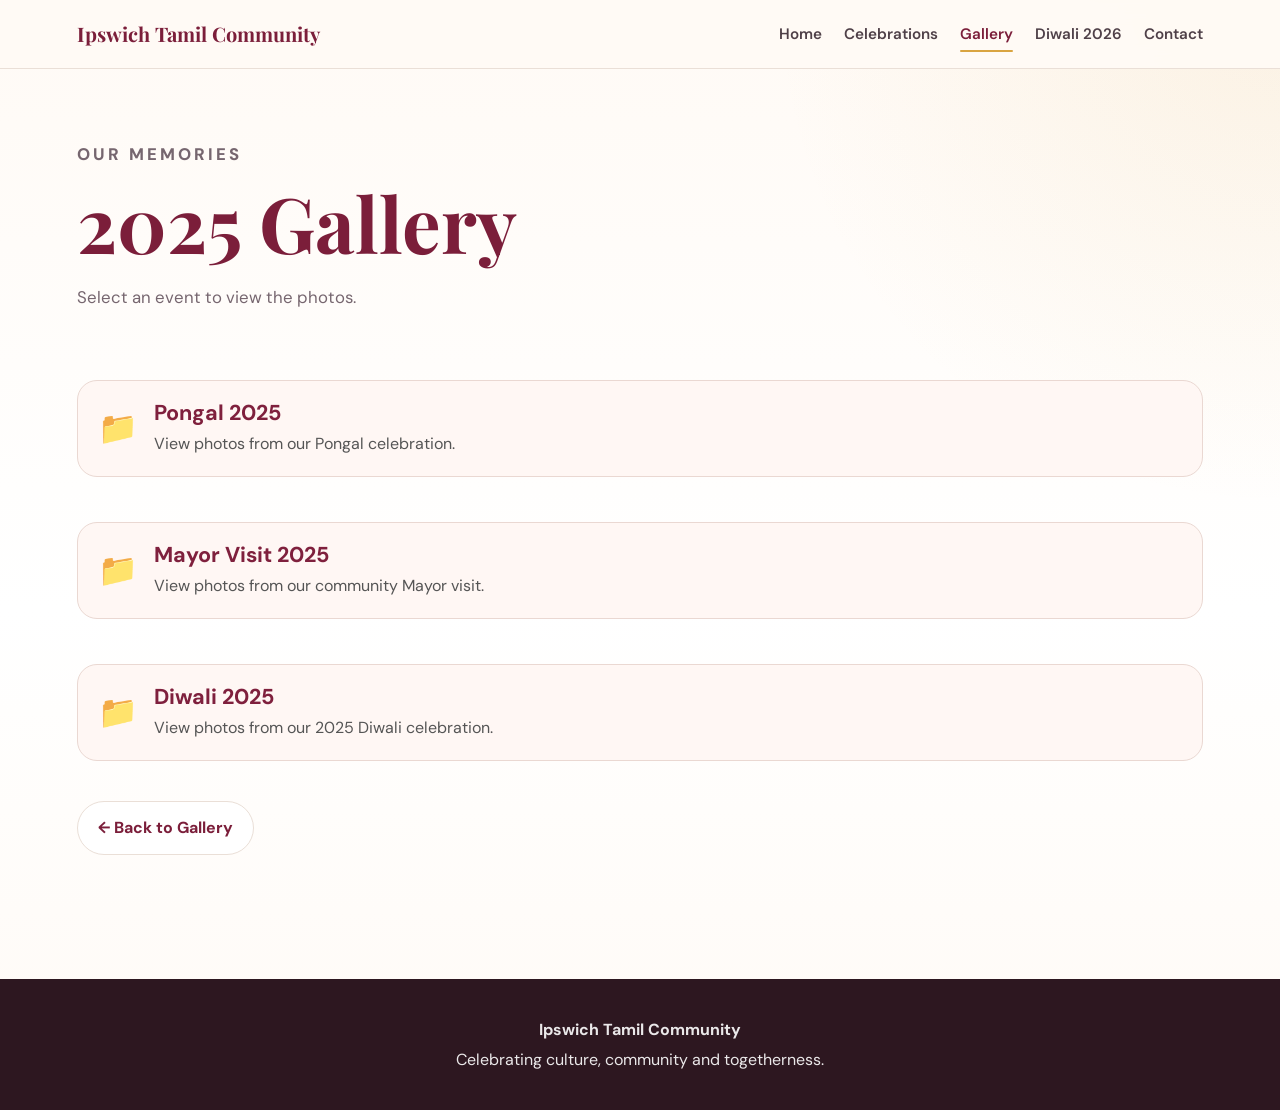
<file: gallery-2025.html>
<!DOCTYPE html>
<html lang="en">

<head>
  <!-- Google Analytics -->
<script async src="https://www.googletagmanager.com/gtag/js?id=G-XXDDFGNYJQ"></script>
<script>
  window.dataLayer = window.dataLayer || [];
  function gtag(){dataLayer.push(arguments);}
  gtag('js', new Date());

  gtag('config', 'G-XXDDFGNYJQ');
</script>
  <meta charset="UTF-8" />
  <meta name="viewport" content="width=device-width, initial-scale=1.0" />

  <title>2025 Gallery | Ipswich Tamil Community</title>

  <link rel="preconnect" href="https://fonts.googleapis.com">
  <link rel="preconnect" href="https://fonts.gstatic.com" crossorigin>

  <link
    href="https://fonts.googleapis.com/css2?family=DM+Sans:wght@400;500;600;700;800&family=Playfair+Display:wght@600;700&display=swap"
    rel="stylesheet"
  />

  <link rel="stylesheet" href="styles.css?v=77" />
</head>

<body>

  <header class="site-header">
    <a class="brand" href="index.html">
      Ipswich Tamil Community
    </a>

    <button
      class="menu-toggle"
      aria-label="Open menu"
      aria-expanded="false">
      ☰
    </button>

    <nav class="main-nav">
      <a href="index.html">Home</a>
      <a href="celebrations.html">Celebrations</a>
      <a class="active" href="gallery.html">Gallery</a>
      <a href="/diwali-2026/index.html">Diwali 2026</a>
      <a href="contact.html">Contact</a>
    </nav>
  </header>

  <main>

    <section class="page-hero">
      <p class="eyebrow">OUR MEMORIES</p>
      <h1>2025 Gallery</h1>
      <p>Select an event to view the photos.</p>
    </section>

    <section class="section gallery-years-section">

      <div class="gallery-year">

        <a class="gallery-album" href="gallery-pongal-2025?v=200.html">
          <div class="gallery-album-icon">📁</div>

          <div>
            <h3>Pongal 2025</h3>
            <p>View photos from our Pongal celebration.</p>
          </div>
        </a>

      </div>

      <div class="gallery-year">

        <a class="gallery-album" href="gallery-mayor-2025?v=200.html">
          <div class="gallery-album-icon">📁</div>

          <div>
            <h3>Mayor Visit 2025</h3>
            <p>View photos from our community Mayor visit.</p>
          </div>
        </a>

      </div>

      <div class="gallery-year">

        <a class="gallery-album" href="gallery-diwali-2025?v=200.html">
          <div class="gallery-album-icon">📁</div>

          <div>
            <h3>Diwali 2025</h3>
            <p>View photos from our 2025 Diwali celebration.</p>
          </div>
        </a>

      </div>

    </section>

    <section class="section">
      <a class="button button-secondary" href="gallery.html">
        ← Back to Gallery
      </a>
    </section>

  </main>

  <footer class="site-footer">
    <p><strong>Ipswich Tamil Community</strong></p>
    <p>Celebrating culture, community and togetherness.</p>
  </footer>

  <script src="script.js?v=5"></script>

</body>
</html>
</file>
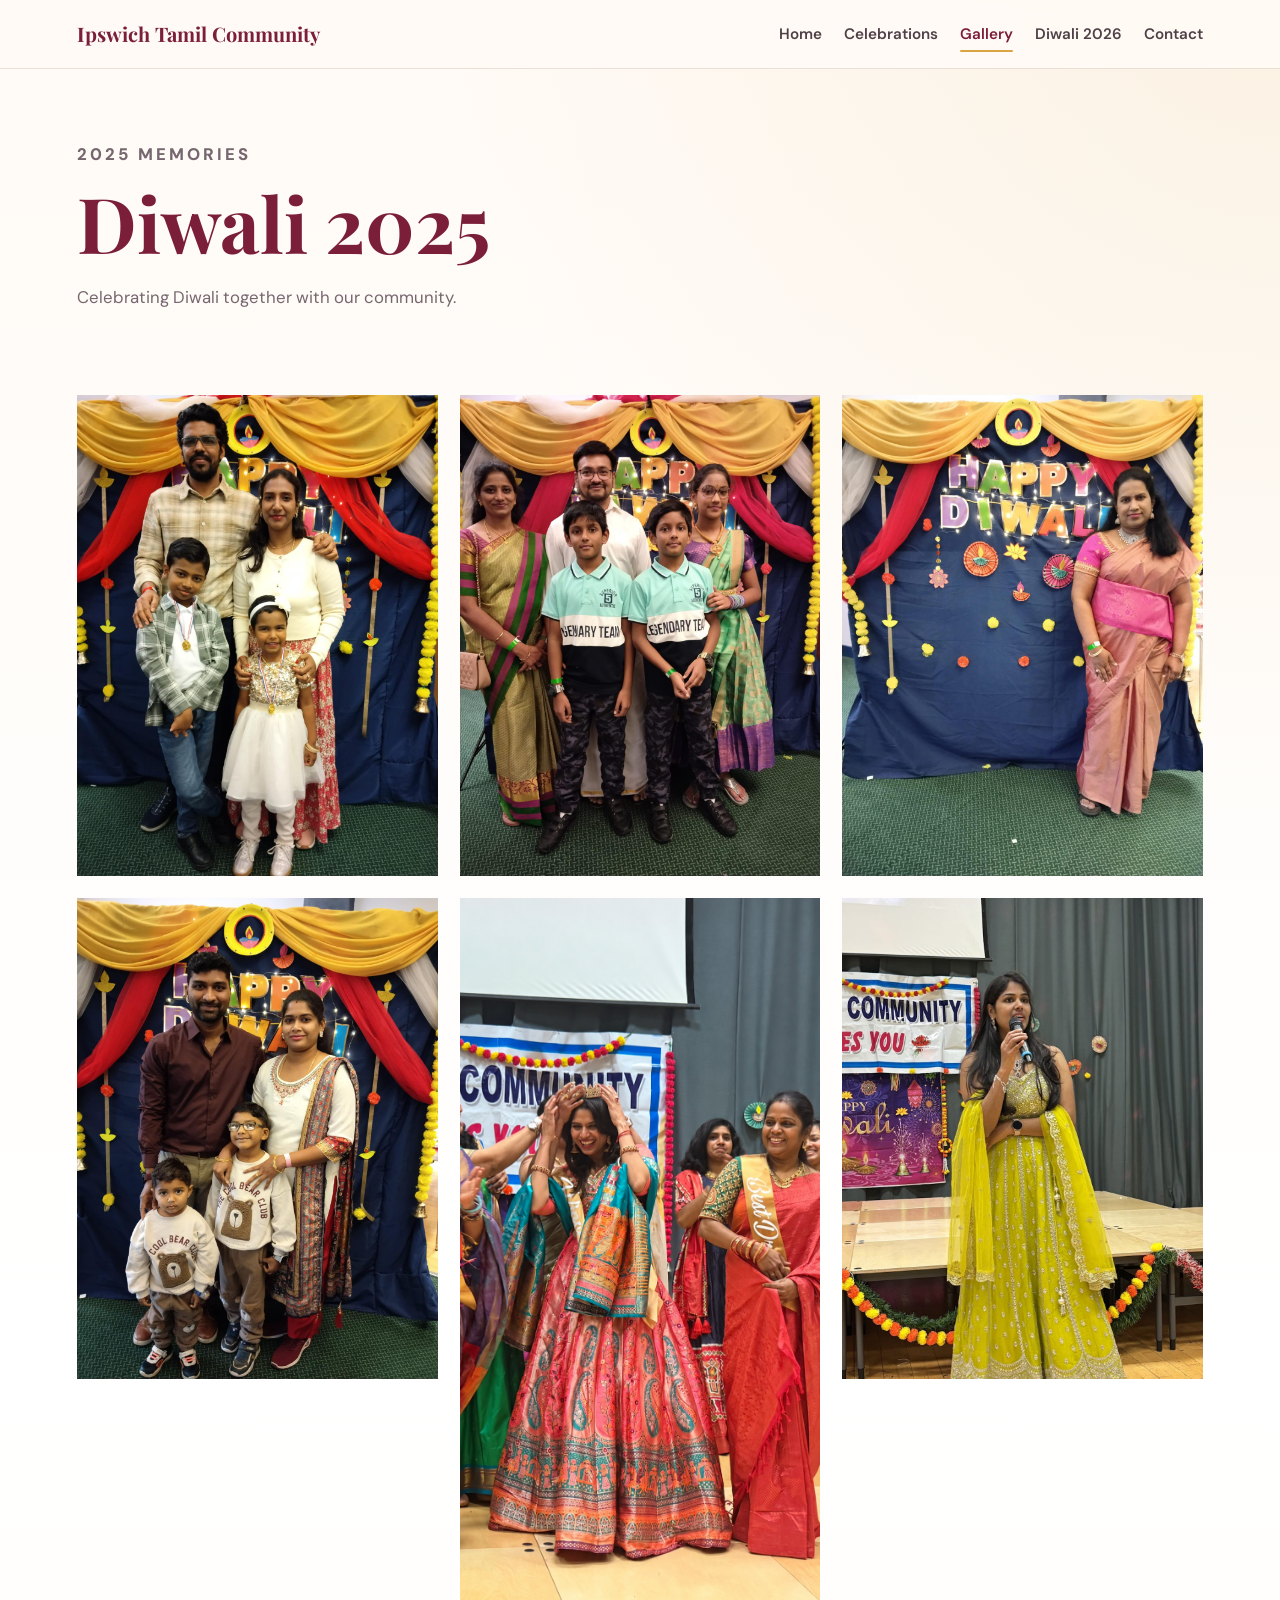
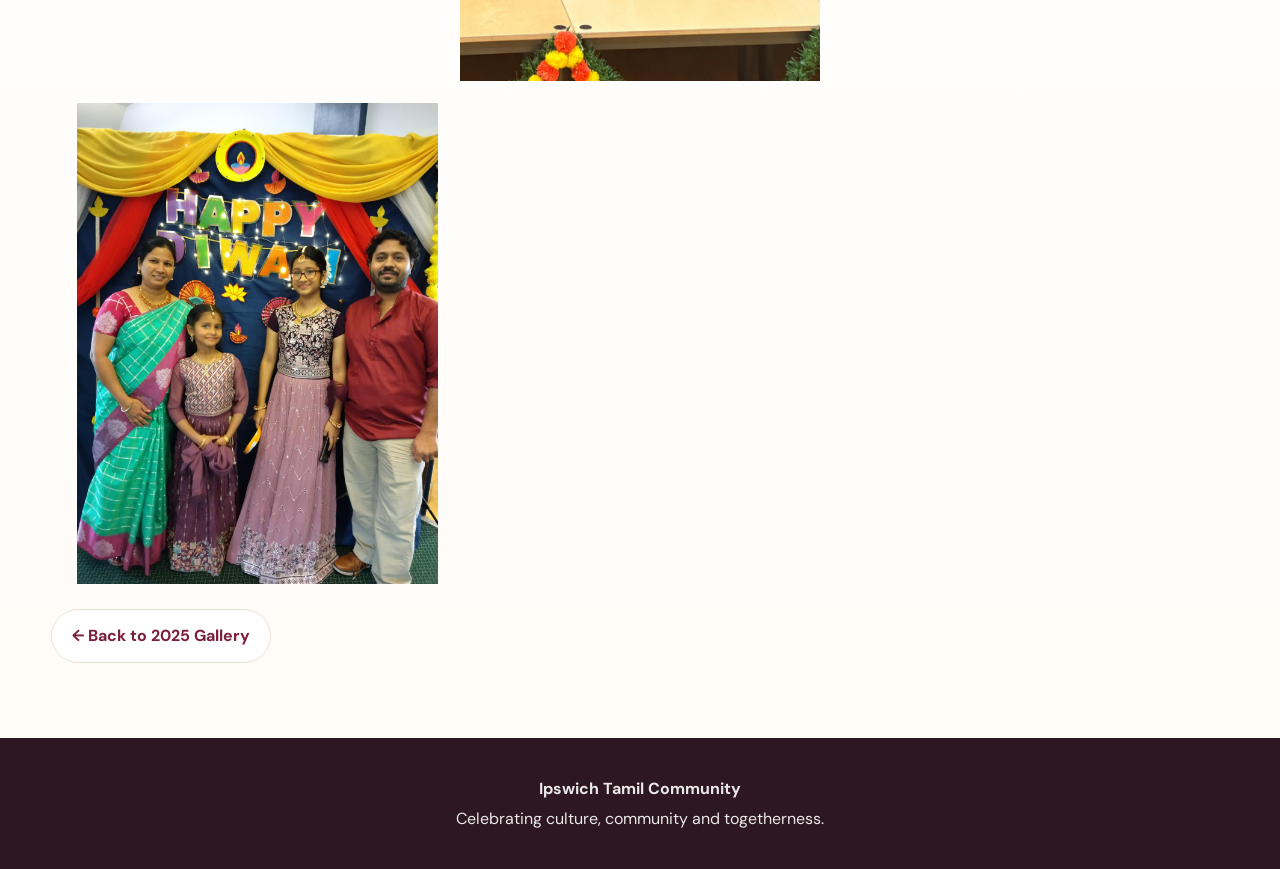
<file: gallery-diwali-2025.html>
<!DOCTYPE html>
<html lang="en">

<head>
  <!-- Google Analytics -->
<script async src="https://www.googletagmanager.com/gtag/js?id=G-XXDDFGNYJQ"></script>
<script>
  window.dataLayer = window.dataLayer || [];
  function gtag(){dataLayer.push(arguments);}
  gtag('js', new Date());

  gtag('config', 'G-XXDDFGNYJQ');
</script>
  <meta charset="UTF-8" />
  <meta name="viewport" content="width=device-width, initial-scale=1.0" />

  <title>Diwali 2025 | Ipswich Tamil Community</title>

  <link rel="preconnect" href="https://fonts.googleapis.com">
  <link rel="preconnect" href="https://fonts.gstatic.com" crossorigin>

  <link
    href="https://fonts.googleapis.com/css2?family=DM+Sans:wght@400;500;600;700;800&family=Playfair+Display:wght@600;700&display=swap"
    rel="stylesheet"
  />

  <link rel="stylesheet" href="styles.css?v=107" />
</head>

<body>

  <header class="site-header">
    <a class="brand" href="index.html">
      Ipswich Tamil Community
    </a>

    <button class="menu-toggle"
      aria-label="Open menu"
      aria-expanded="false">
      ☰
    </button>

    <nav class="main-nav">
      <a href="index.html">Home</a>
      <a href="celebrations.html">Celebrations</a>
      <a class="active" href="gallery.html">Gallery</a>
      <a href="/diwali-2026/index.html">Diwali 2026</a>
      <a href="contact.html">Contact</a>
    </nav>
  </header>

  <main>

    <section class="page-hero">
      <p class="eyebrow">2025 MEMORIES</p>
      <h1>Diwali 2025</h1>
      <p>Celebrating Diwali together with our community.</p>
    </section>

    <section class="section gallery-photo-section">
      <div class="photo-grid">

        <img src="images/gallery/2025/Diwali2025-1.jpg" alt="Diwali 2025">
        <img src="images/gallery/2025/Diwali2025-2.jpg" alt="Diwali 2025">
        <img src="images/gallery/2025/Diwali2025-3.jpg" alt="Diwali 2025">
        <img src="images/gallery/2025/Diwali2025-4.jpg" alt="Diwali 2025">
        <img src="images/gallery/2025/Diwali2025-5.png" alt="Diwali 2025">
        <img src="images/gallery/2025/Diwali2025-6.jpg" alt="Diwali 2025">
        <img src="images/gallery/2025/Diwali2025-7.jpg" alt="Diwali 2025">

      </div>

    </section>

    <section class="section gallery-back-section">
      <a class="button button-secondary" href="gallery-2025.html">
        ← Back to 2025 Gallery
      </a>
    </section>

  </main>

  <footer class="site-footer">
    <p><strong>Ipswich Tamil Community</strong></p>
    <p>Celebrating culture, community and togetherness.</p>
  </footer>

  <script src="script.js?v=5"></script>

</body>
</html>
</file>
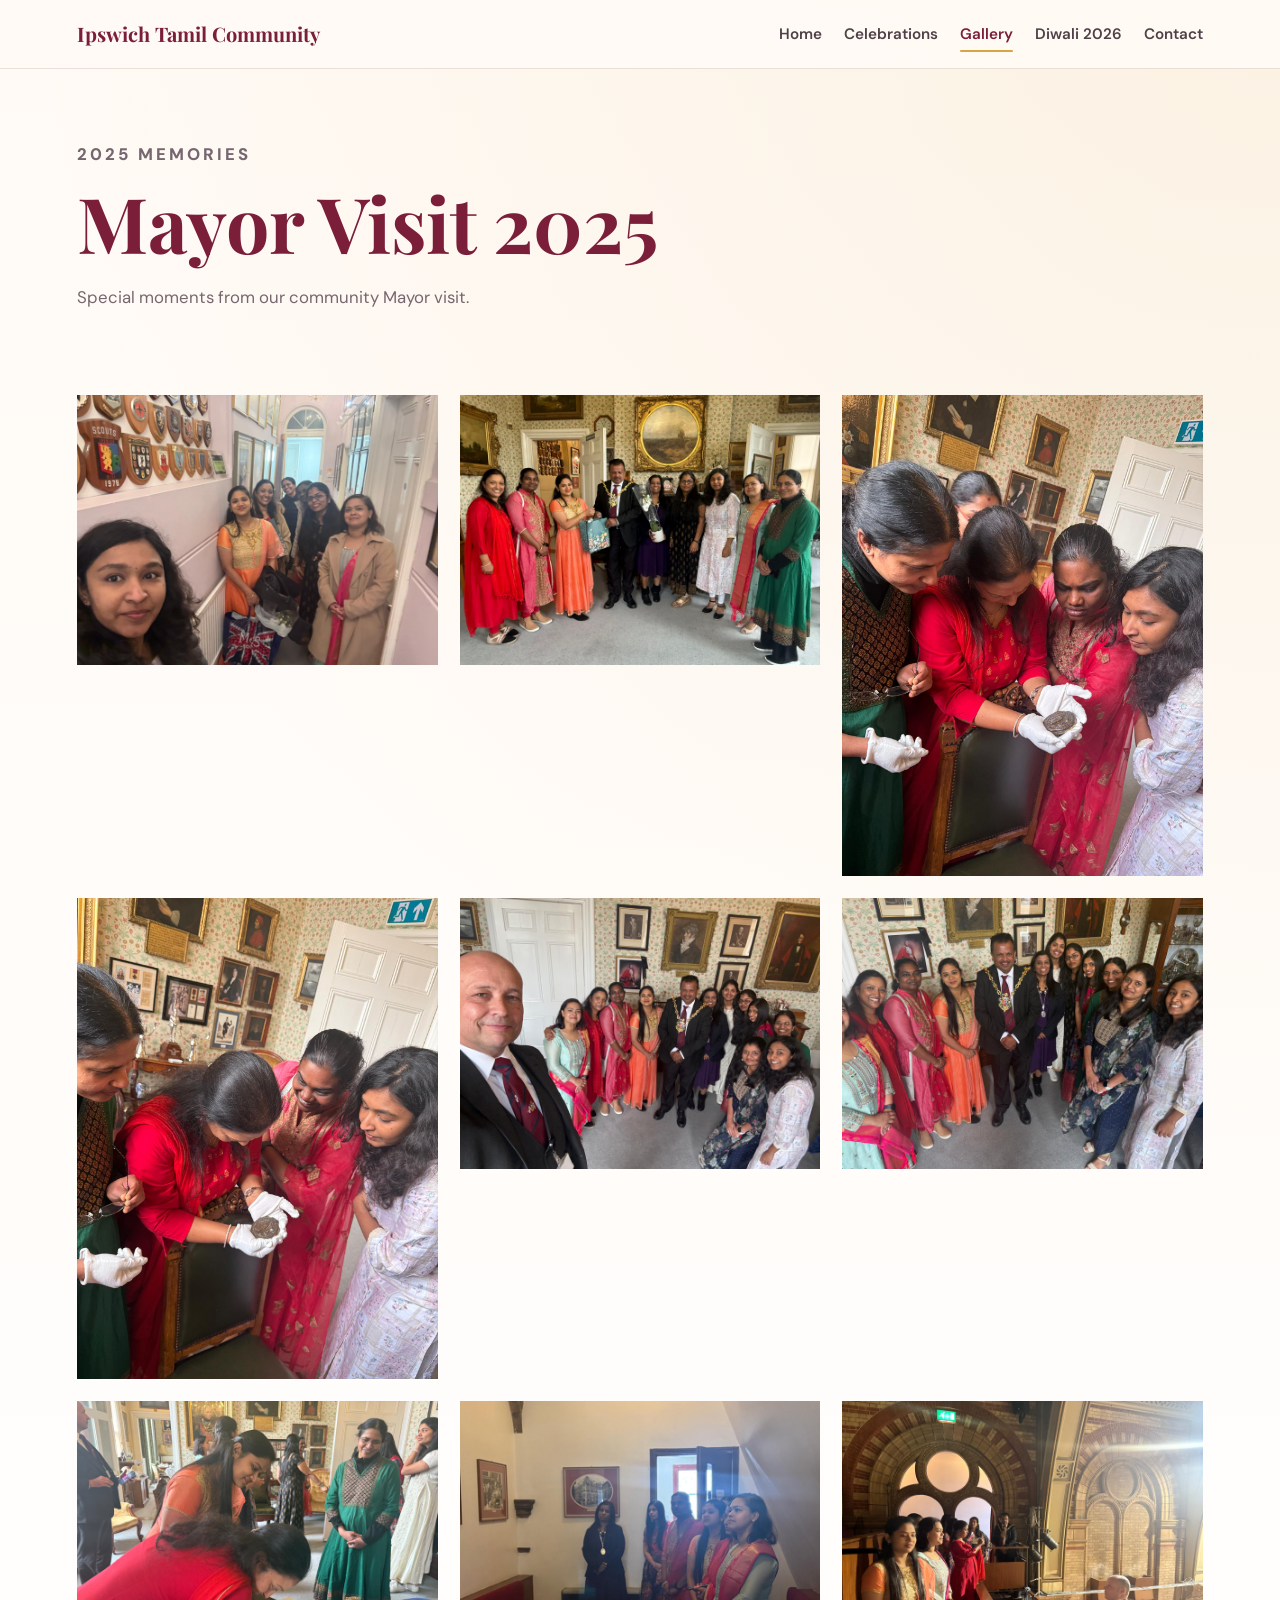
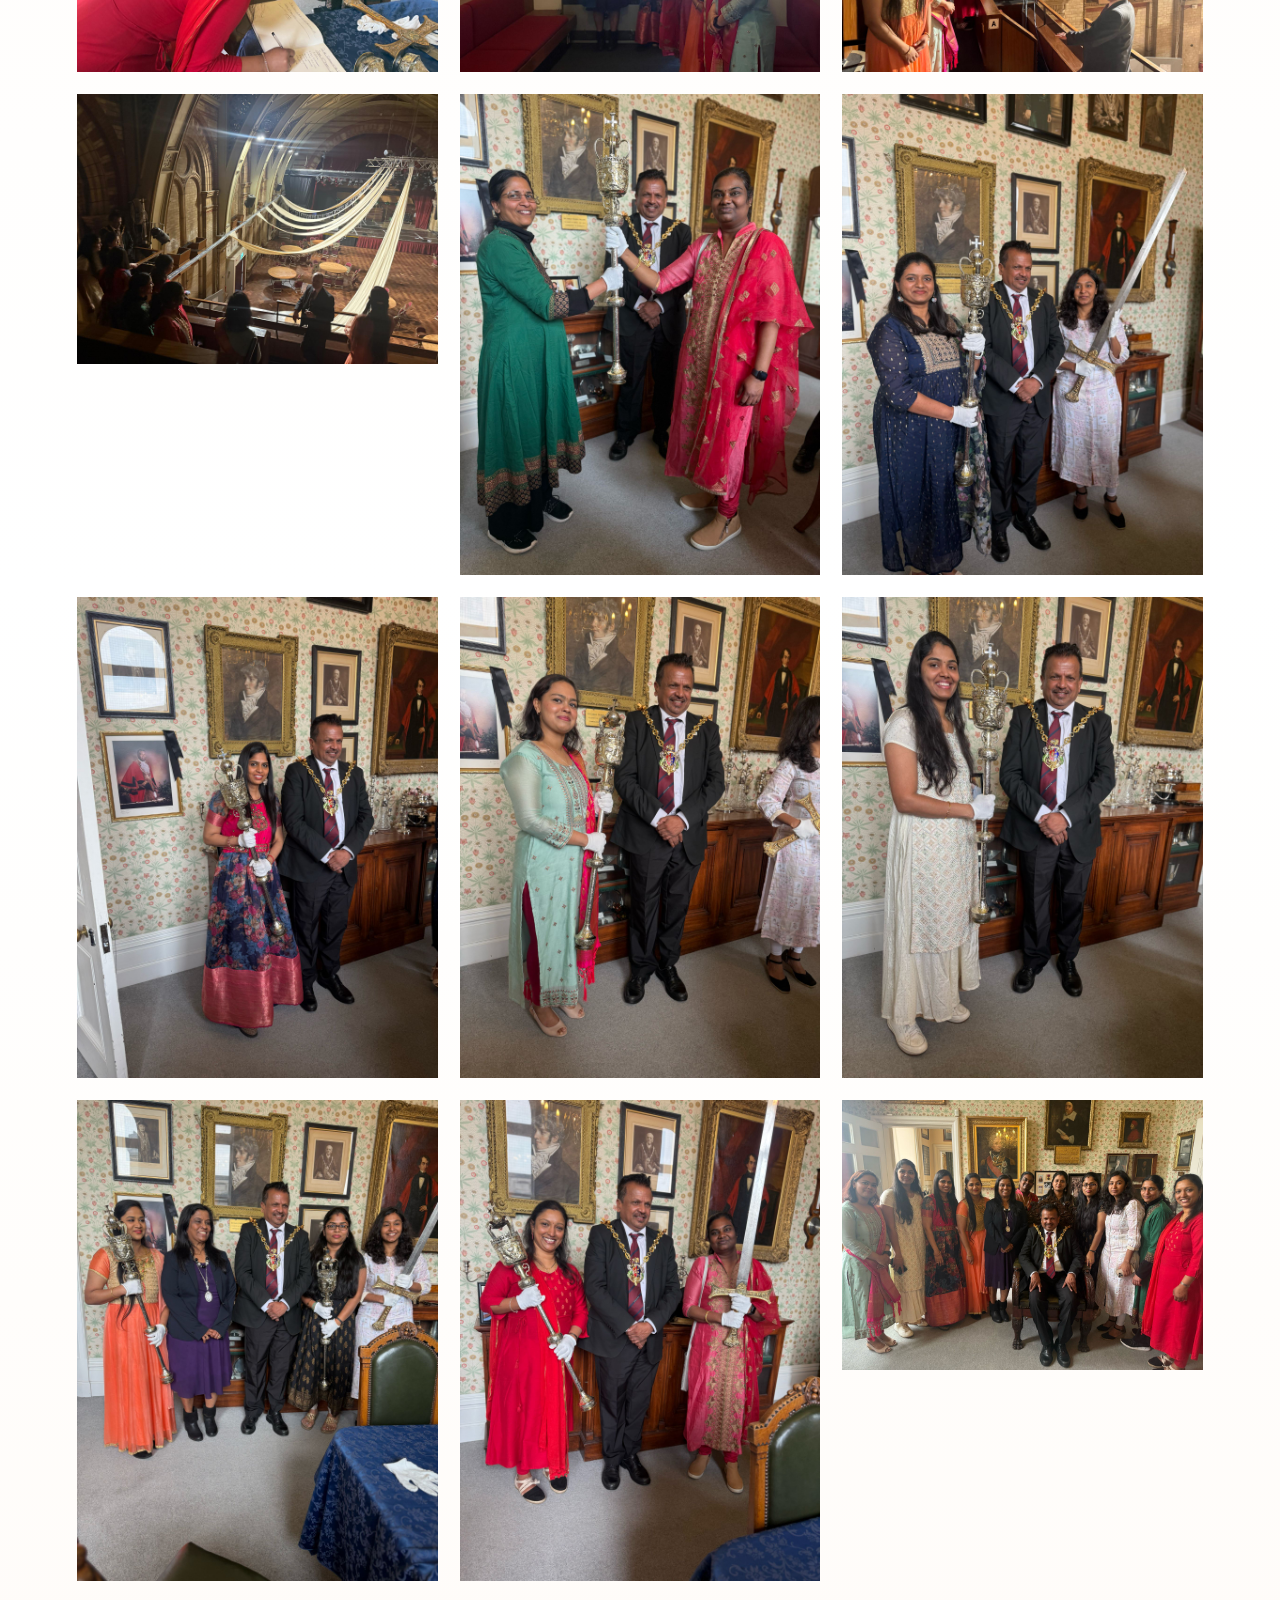
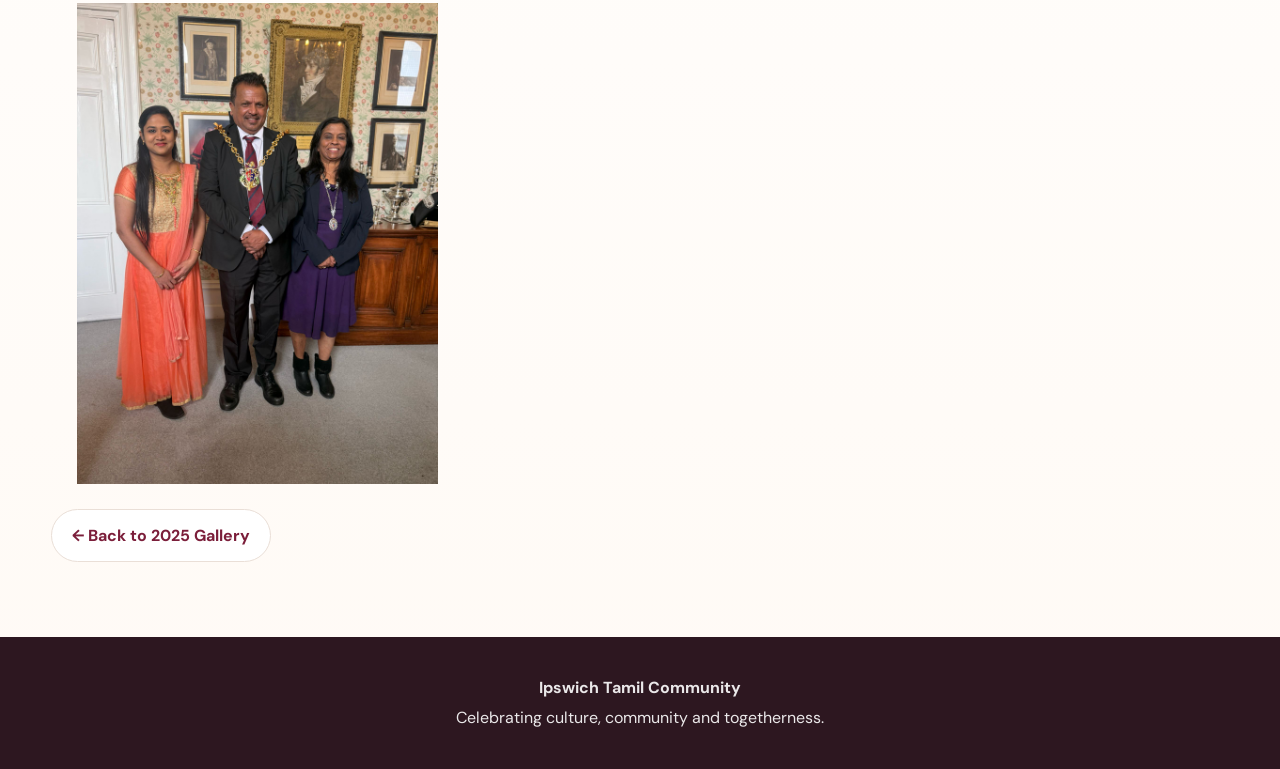
<file: gallery-mayor-2025.html>
<!DOCTYPE html>
<html lang="en">

<head>
  <!-- Google Analytics -->
<script async src="https://www.googletagmanager.com/gtag/js?id=G-XXDDFGNYJQ"></script>
<script>
  window.dataLayer = window.dataLayer || [];
  function gtag(){dataLayer.push(arguments);}
  gtag('js', new Date());

  gtag('config', 'G-XXDDFGNYJQ');
</script>
  <meta charset="UTF-8" />
  <meta name="viewport" content="width=device-width, initial-scale=1.0" />

  <title>Mayor Visit 2025 | Ipswich Tamil Community</title>

  <link rel="preconnect" href="https://fonts.googleapis.com">
  <link rel="preconnect" href="https://fonts.gstatic.com" crossorigin>

  <link
    href="https://fonts.googleapis.com/css2?family=DM+Sans:wght@400;500;600;700;800&family=Playfair+Display:wght@600;700&display=swap"
    rel="stylesheet"
  />

  <link rel="stylesheet" href="styles.css?v=107" />
</head>

<body>

  <header class="site-header">
    <a class="brand" href="index.html">
      Ipswich Tamil Community
    </a>

    <button class="menu-toggle"
      aria-label="Open menu"
      aria-expanded="false">
      ☰
    </button>

    <nav class="main-nav">
      <a href="index.html">Home</a>
      <a href="celebrations.html">Celebrations</a>
      <a class="active" href="gallery.html">Gallery</a>
      <a href="/diwali-2026/index.html">Diwali 2026</a>
      <a href="contact.html">Contact</a>
    </nav>
  </header>

  <main>

    <section class="page-hero">
      <p class="eyebrow">2025 MEMORIES</p>
      <h1>Mayor Visit 2025</h1>
      <p>Special moments from our community Mayor visit.</p>
    </section>

    <section class="section gallery-photo-section">

      <div class="photo-grid">

        <img src="images/gallery/2025/Mayor2025-1.jpg" alt="Mayor Visit 2025">
        <img src="images/gallery/2025/Mayor2025-2.jpg" alt="Mayor Visit 2025">
        <img src="images/gallery/2025/Mayor2025-3.jpg" alt="Mayor Visit 2025">
        <img src="images/gallery/2025/Mayor2025-4.jpg" alt="Mayor Visit 2025">
        <img src="images/gallery/2025/Mayor2025-6.jpg" alt="Mayor Visit 2025">
        <img src="images/gallery/2025/Mayor2025-7.jpg" alt="Mayor Visit 2025">
        <img src="images/gallery/2025/Mayor2025-8.jpg" alt="Mayor Visit 2025">
        <img src="images/gallery/2025/Mayor2025-9.jpg" alt="Mayor Visit 2025">
        <img src="images/gallery/2025/Mayor2025-10.jpg" alt="Mayor Visit 2025">
        <img src="images/gallery/2025/Mayor2025-11.jpg" alt="Mayor Visit 2025">
        <img src="images/gallery/2025/Mayor2025-12.jpg" alt="Mayor Visit 2025">
        <img src="images/gallery/2025/Mayor2025-13.jpg" alt="Mayor Visit 2025">
        <img src="images/gallery/2025/Mayor2025-14.jpg" alt="Mayor Visit 2025">
        <img src="images/gallery/2025/Mayor2025-15.jpg" alt="Mayor Visit 2025">
        <img src="images/gallery/2025/Mayor2025-16.jpg" alt="Mayor Visit 2025">
        <img src="images/gallery/2025/Mayor2025-17.jpg" alt="Mayor Visit 2025">
        <img src="images/gallery/2025/Mayor2025-18.jpg" alt="Mayor Visit 2025">
        <img src="images/gallery/2025/Mayor2025-19.jpg" alt="Mayor Visit 2025">
        <img src="images/gallery/2025/Mayor2025-20.jpg" alt="Mayor Visit 2025">

      </div>

    </section>

    <section class="section gallery-back-section">
      <a class="button button-secondary" href="gallery-2025.html">
        ← Back to 2025 Gallery
      </a>
    </section>

  </main>

  <footer class="site-footer">
    <p><strong>Ipswich Tamil Community</strong></p>
    <p>Celebrating culture, community and togetherness.</p>
  </footer>

  <script src="script.js?v=5"></script>

</body>
</html>
</file>
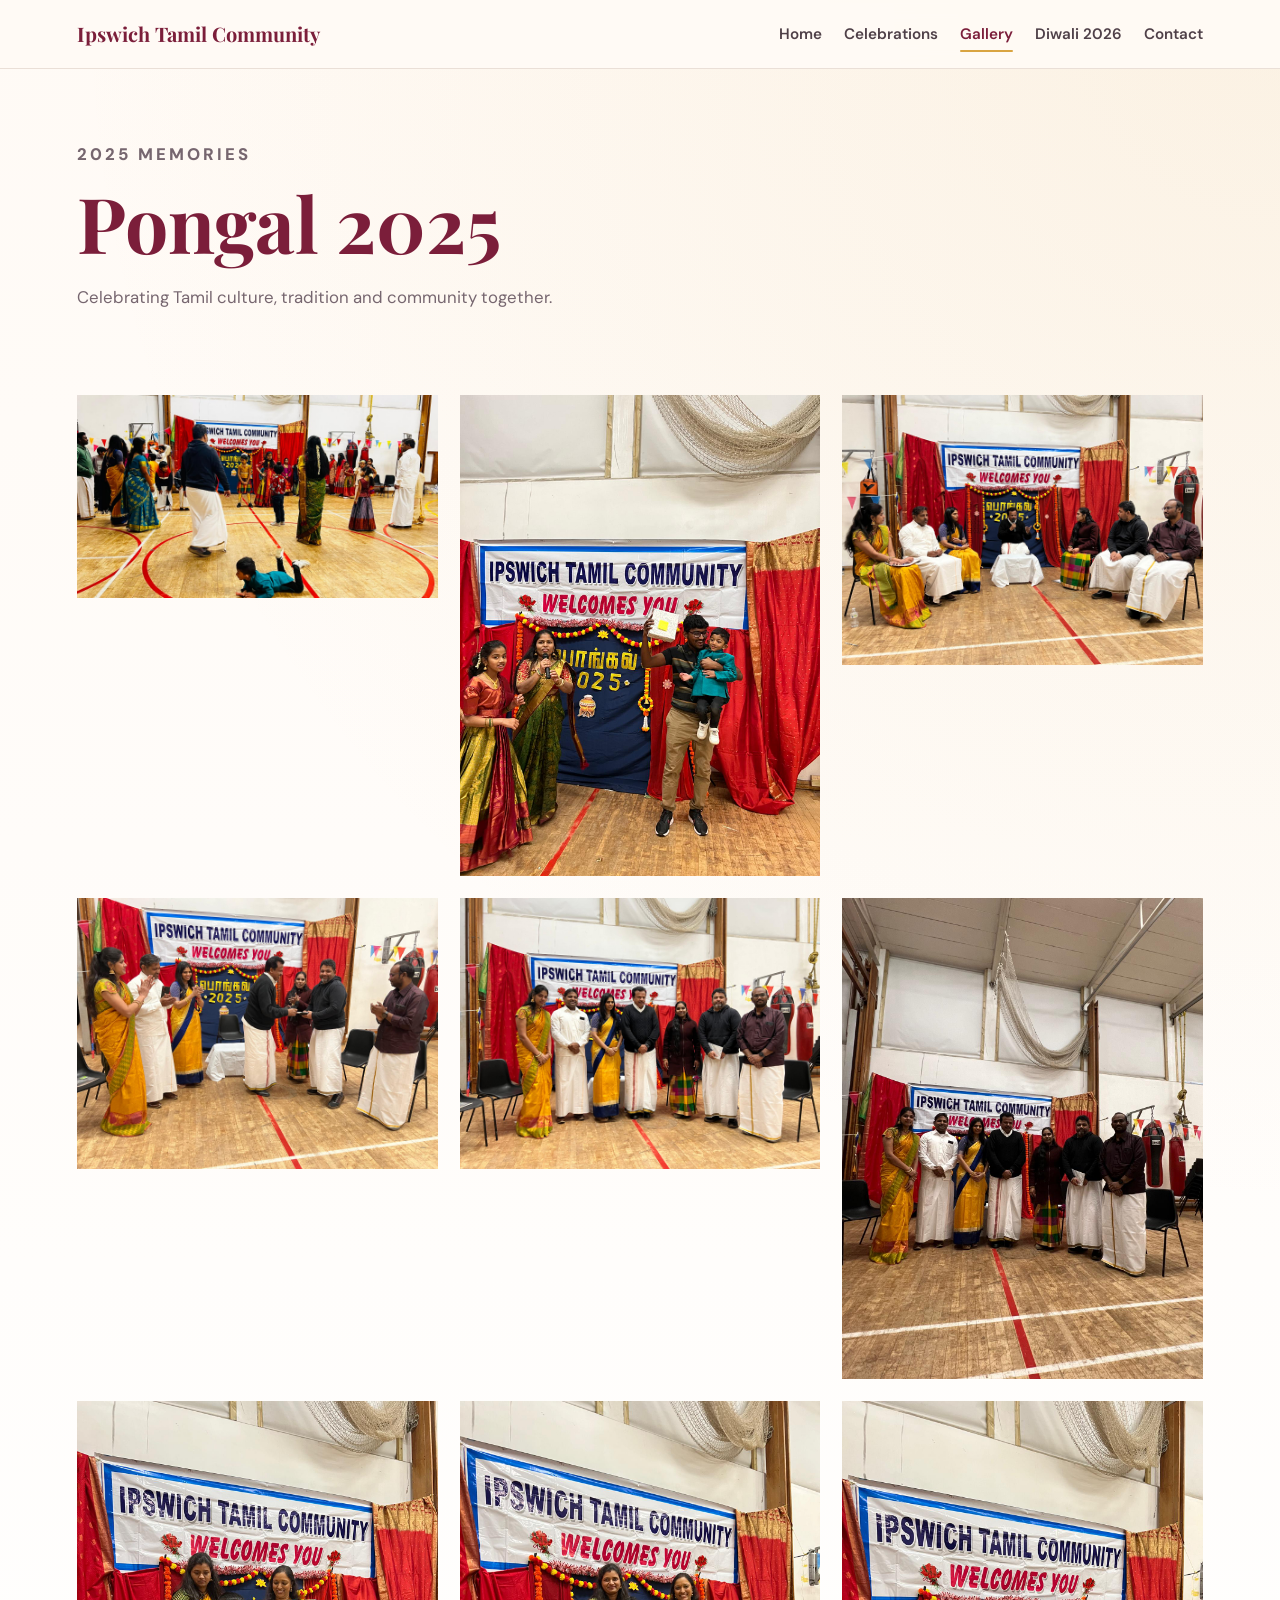
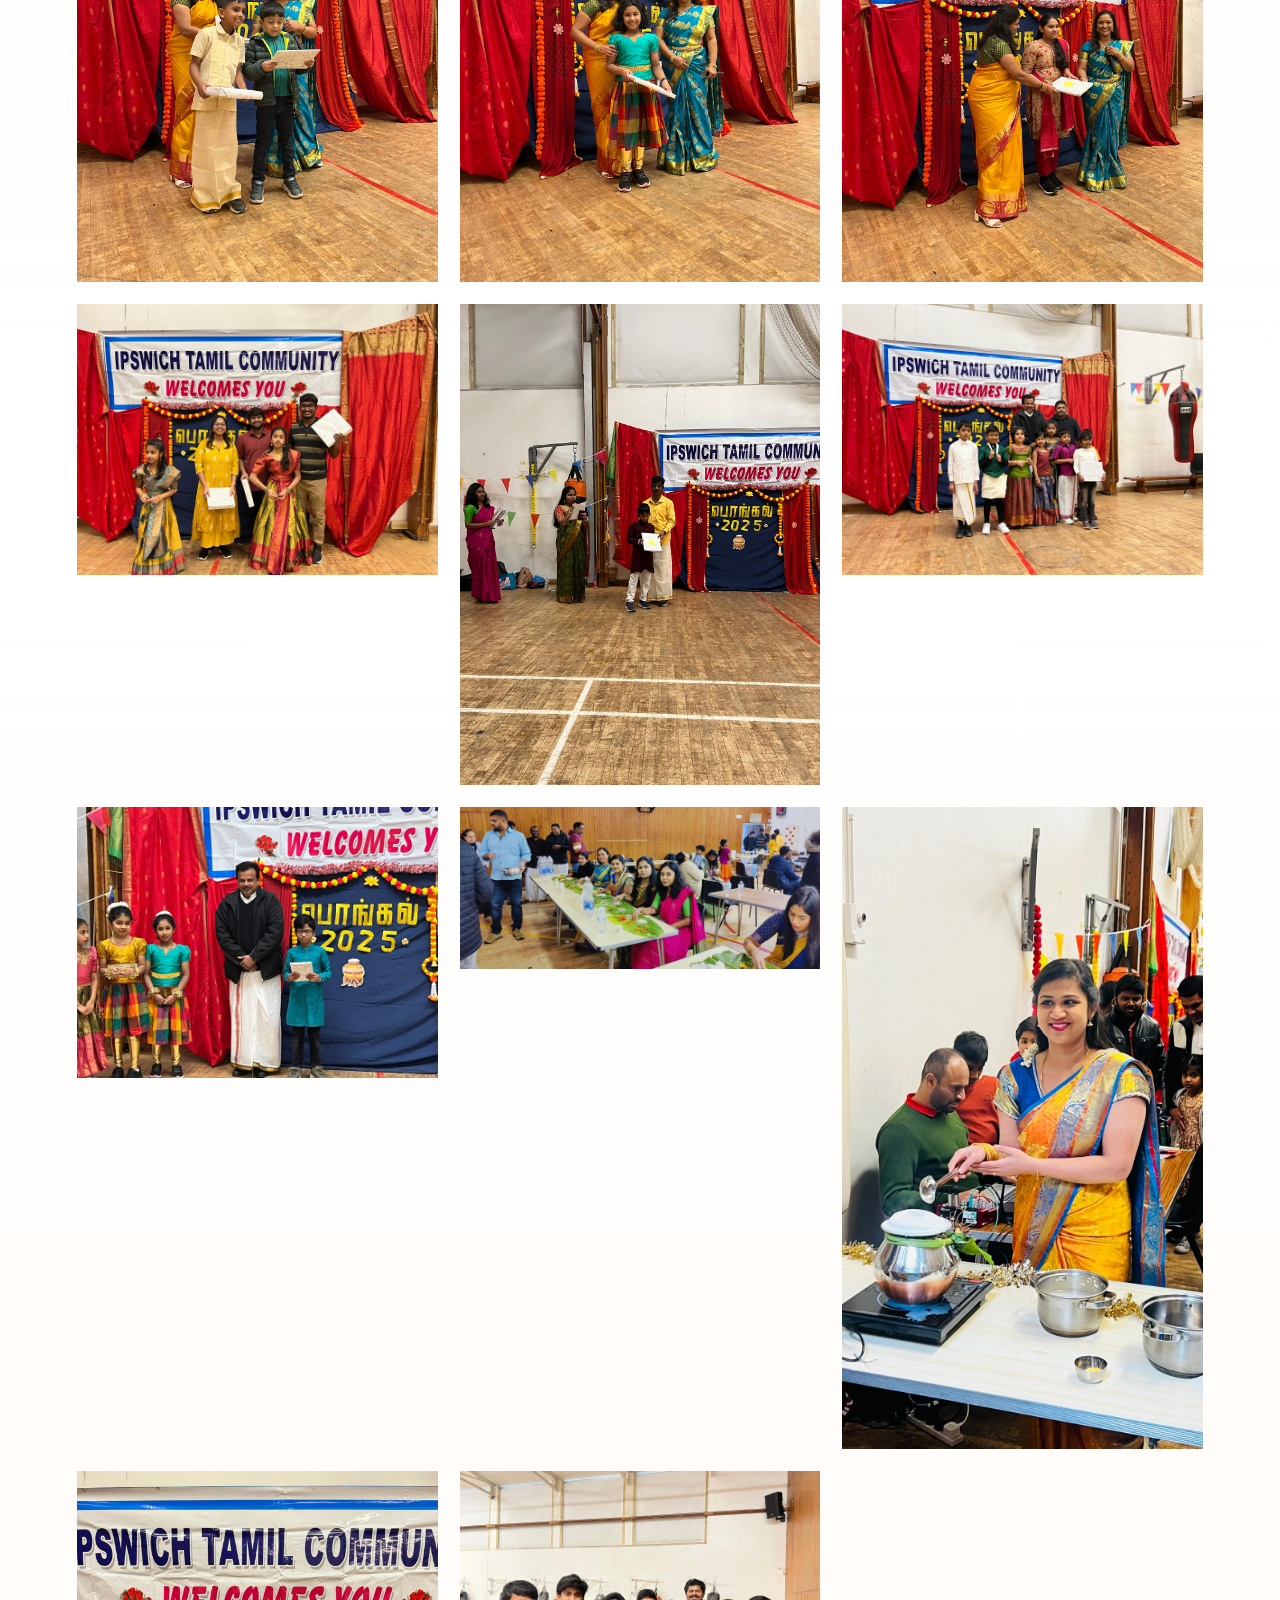
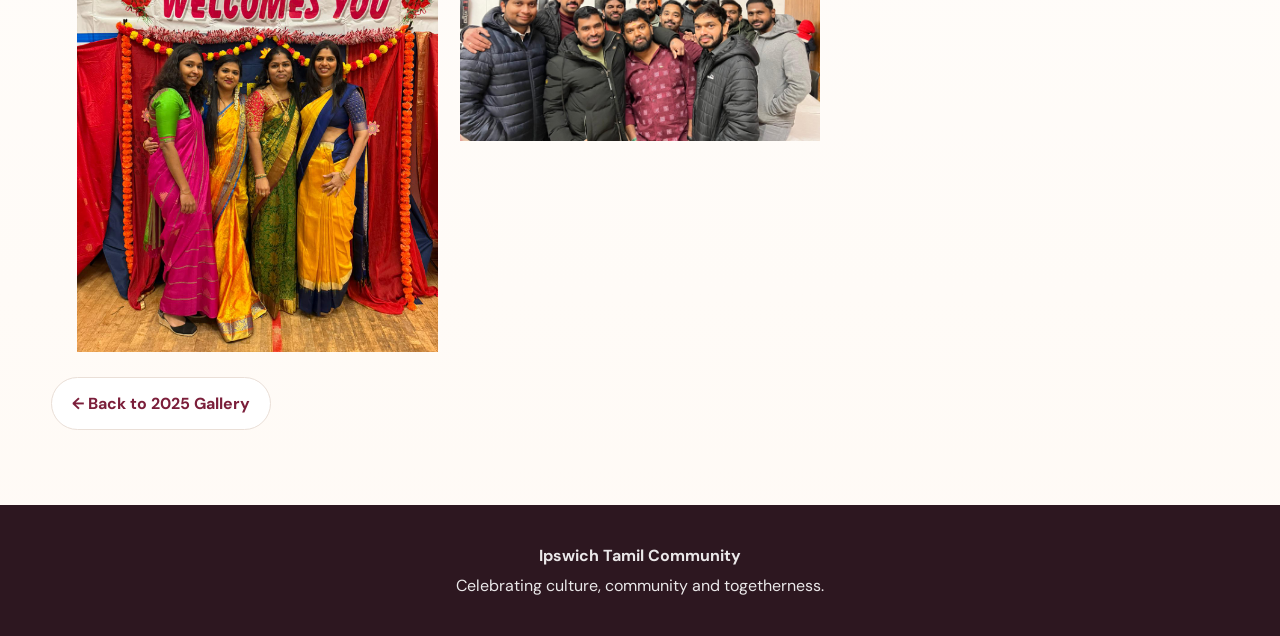
<file: gallery-pongal-2025.html>
<!DOCTYPE html>
<html lang="en">

<head>
  <!-- Google Analytics -->
<script async src="https://www.googletagmanager.com/gtag/js?id=G-XXDDFGNYJQ"></script>
<script>
  window.dataLayer = window.dataLayer || [];
  function gtag(){dataLayer.push(arguments);}
  gtag('js', new Date());

  gtag('config', 'G-XXDDFGNYJQ');
</script>
  <meta charset="UTF-8" />
  <meta name="viewport" content="width=device-width, initial-scale=1.0" />

  <title>Pongal 2025 | Ipswich Tamil Community</title>

  <link rel="preconnect" href="https://fonts.googleapis.com">
  <link rel="preconnect" href="https://fonts.gstatic.com" crossorigin>

  <link
    href="https://fonts.googleapis.com/css2?family=DM+Sans:wght@400;500;600;700;800&family=Playfair+Display:wght@600;700&display=swap"
    rel="stylesheet"
  />

  <link rel="stylesheet" href="styles.css?v=108" />
</head>

<body>

  <header class="site-header">
    <a class="brand" href="index.html">
      Ipswich Tamil Community
    </a>

    <button
      class="menu-toggle"
      aria-label="Open menu"
      aria-expanded="false">
      ☰
    </button>

    <nav class="main-nav">
      <a href="index.html">Home</a>
      <a href="celebrations.html">Celebrations</a>
      <a class="active" href="gallery.html">Gallery</a>
      <a href="/diwali-2026/index.html">Diwali 2026</a>
      <a href="contact.html">Contact</a>
    </nav>
  </header>

  <main>

    <section class="page-hero">
      <p class="eyebrow">2025 MEMORIES</p>
      <h1>Pongal 2025</h1>
      <p>Celebrating Tamil culture, tradition and community together.</p>
    </section>

    <section class="section gallery-photo-section">

      <div class="photo-grid">

        <img src="images/gallery/2025/Pongal2025-1.jpg" alt="Pongal 2025">
        <img src="images/gallery/2025/Pongal2025-2.jpg" alt="Pongal 2025">
        <img src="images/gallery/2025/Pongal2025-3.jpg" alt="Pongal 2025">
        <img src="images/gallery/2025/Pongal2025-4.jpg" alt="Pongal 2025">
        <img src="images/gallery/2025/Pongal2025-5.jpg" alt="Pongal 2025">
        <img src="images/gallery/2025/Pongal2025-6.jpg" alt="Pongal 2025">
        <img src="images/gallery/2025/Pongal2025-7.jpg" alt="Pongal 2025">
        <img src="images/gallery/2025/Pongal2025-8.jpg" alt="Pongal 2025">
        <img src="images/gallery/2025/Pongal2025-9.jpg" alt="Pongal 2025">
        <img src="images/gallery/2025/Pongal2025-10.jpg" alt="Pongal 2025">
        <img src="images/gallery/2025/Pongal2025-11.jpg" alt="Pongal 2025">
        <img src="images/gallery/2025/Pongal2025-12.jpg" alt="Pongal 2025">
        <img src="images/gallery/2025/Pongal2025-13.jpg" alt="Pongal 2025">
        <img src="images/gallery/2025/Pongal2025-14.jpg" alt="Pongal 2025">
        <img src="images/gallery/2025/Pongal2025-15.jpg" alt="Pongal 2025">
        <img src="images/gallery/2025/Pongal2025-16.jpg" alt="Pongal 2025">
        <img src="images/gallery/2025/Pongal2025-17.jpg" alt="Pongal 2025">

      </div>

    </section>

    <section class="section gallery-back-section">
      <a class="button button-secondary" href="gallery-2025.html">
        ← Back to 2025 Gallery
      </a>
    </section>

  </main>

  <footer class="site-footer">
    <p><strong>Ipswich Tamil Community</strong></p>
    <p>Celebrating culture, community and togetherness.</p>
  </footer>

  <script src="script.js?v=5"></script>

</body>
</html>
</file>
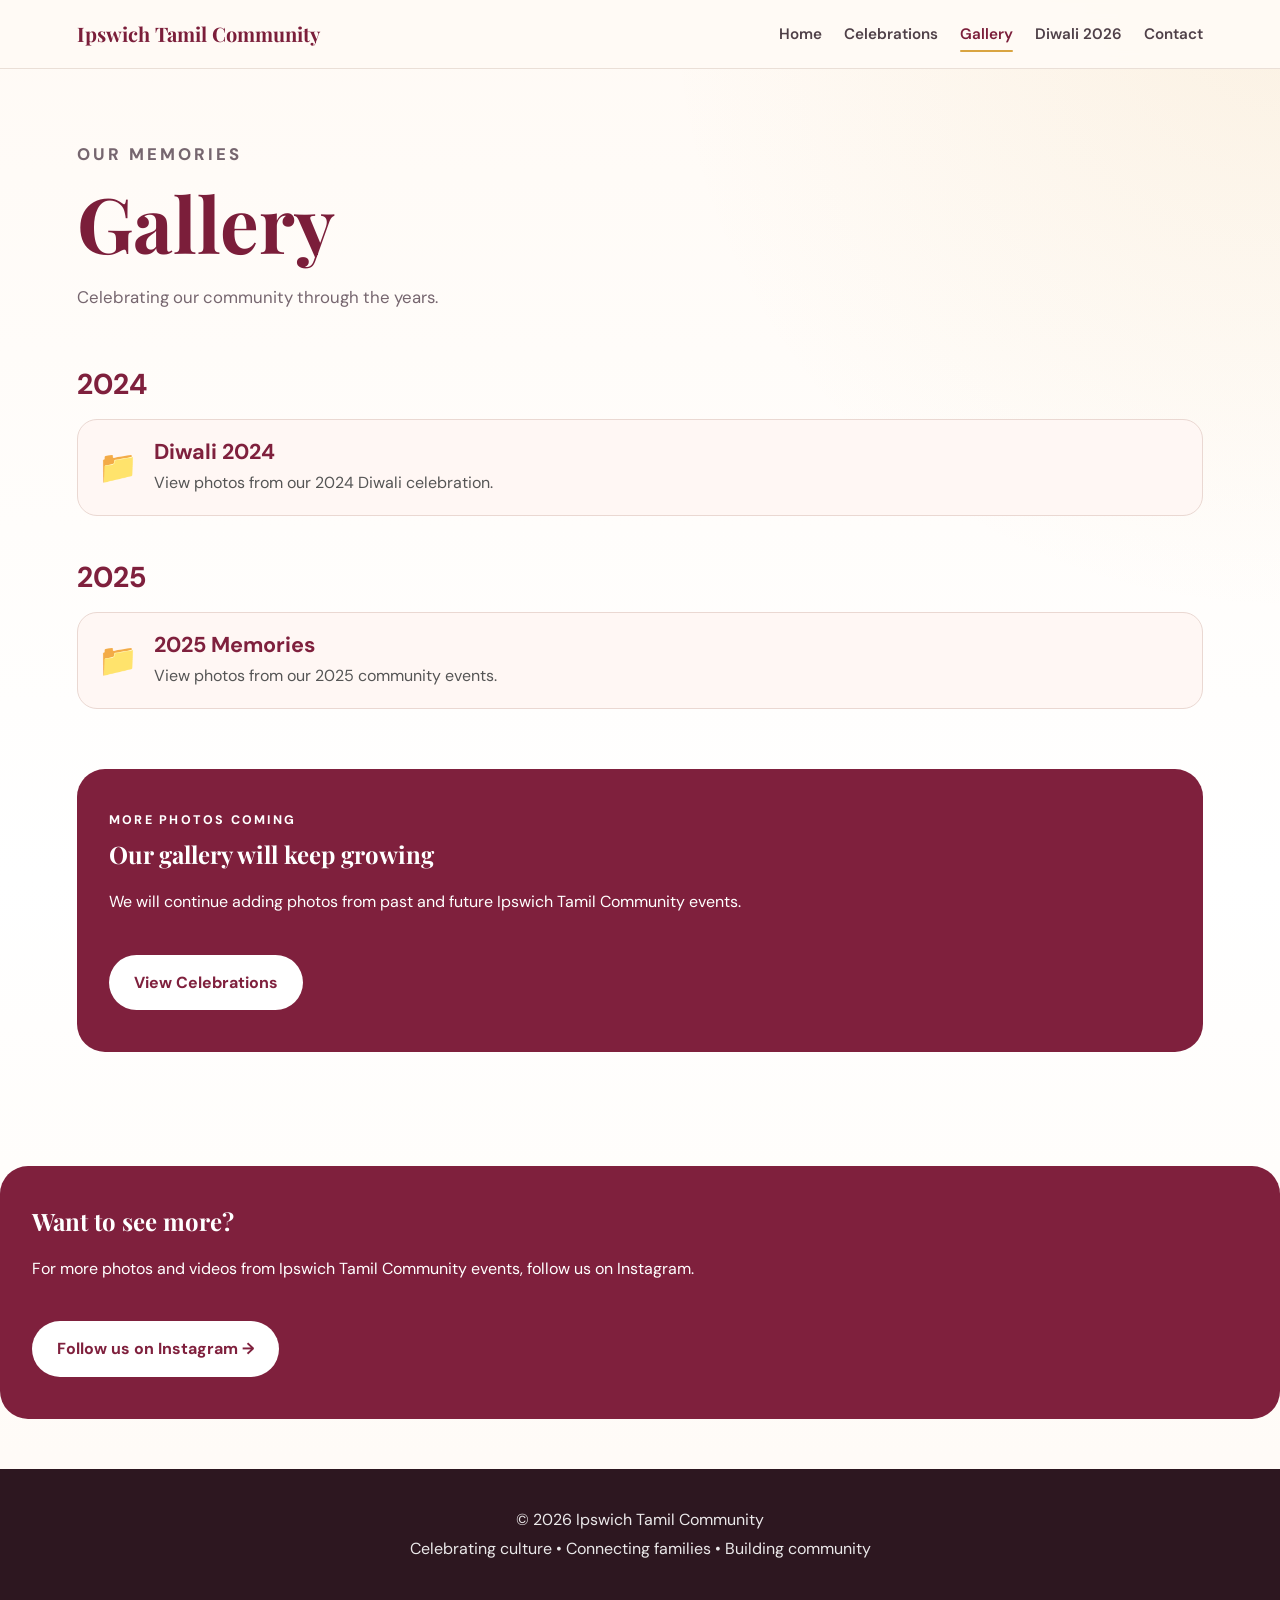
<file: gallery.html>
<!DOCTYPE html>
<html lang="en">
<head>
  <!-- Google Analytics -->
<script async src="https://www.googletagmanager.com/gtag/js?id=G-XXDDFGNYJQ"></script>
<script>
  window.dataLayer = window.dataLayer || [];
  function gtag(){dataLayer.push(arguments);}
  gtag('js', new Date());

  gtag('config', 'G-XXDDFGNYJQ');
</script>
  <meta charset="UTF-8" />
  <meta name="viewport" content="width=device-width, initial-scale=1.0" />

  <title>Gallery | Ipswich Tamil Community</title>

  <link rel="preconnect" href="https://fonts.googleapis.com">
  <link rel="preconnect" href="https://fonts.gstatic.com" crossorigin>

  <link
    href="https://fonts.googleapis.com/css2?family=DM+Sans:wght@400;500;600;700&family=Playfair+Display:wght@600;700&display=swap"
    rel="stylesheet"
  />

  <link rel="stylesheet" href="styles.css?v=76" />
</head>

<body>

  <header class="site-header">
    <a class="brand" href="index.html">
      Ipswich Tamil Community
    </a>

    <button class="menu-toggle" aria-label="Open menu" aria-expanded="false">
      ☰
    </button>

    <nav class="main-nav">
      <a href="index.html">Home</a>
      <a href="celebrations.html">Celebrations</a>
      <a class="active" href="gallery.html">Gallery</a>
      <a href="/diwali-2026/index.html">Diwali 2026</a>
      <a href="contact.html">Contact</a>
    </nav>
  </header>


  <main>

    <section class="page-hero">
      <p class="eyebrow">OUR MEMORIES</p>
      <h1>Gallery</h1>
      <p>
        Celebrating our community through the years.
      </p>
    </section>


  
<section class="section gallery-years-section">

  

      
<div class="gallery-year">
  <h2>2024</h2>

  <a class="gallery-album" href="gallery-2024.html">
    <div class="gallery-album-icon">📁</div>

    <div>
      <h3>Diwali 2024</h3>
      <p>View photos from our 2024 Diwali celebration.</p>
    </div>
  </a>
</div>
      


      <div class="gallery-year">
        <h2>2025</h2>

        <a class="gallery-album" href="gallery-2025.html">
  <div class="gallery-album-icon">📁</div>

  <div>
    <h3>2025 Memories</h3>
    <p>View photos from our 2025 community events.</p>
  </div>
        </a>
      </div>

    </section>
    
<section class="section">
  <div class="gallery-cta">
    <p class="eyebrow">MORE PHOTOS COMING</p>

    <h2>Our gallery will keep growing</h2>

    <p>
      We will continue adding photos from past and future
      Ipswich Tamil Community events.
    </p>

    <a class="button" href="celebrations.html">
      View Celebrations
    </a>
  </div>
</section>
    <div class="gallery-cta">
  <h2>Want to see more?</h2>

  <p>
    For more photos and videos from Ipswich Tamil Community events,
    follow us on Instagram.
  </p>

  <a
    class="button"
    href="https://www.instagram.com/ipswich_tamil_community?stkn=MXVwYmY5dGZ0N2lidQ=="
    target="_blank"
    rel="noopener noreferrer"
  >
    Follow us on Instagram →
  </a>
</div>
  </main>


  <footer class="site-footer">
    <p>© 2026 Ipswich Tamil Community</p>

    <p>
      Celebrating culture • Connecting families • Building community
    </p>
  </footer>


  <script src="script.js?v=5"></script>

</body>
</html>
</file>
<file: styles.css>
:root {
  --bg: #fffaf5;
  --surface: #ffffff;
  --surface-soft: #fdf4ec;
  --text: #2b1d26;
  --muted: #76666f;
  --primary: #7b1e3a;
  --primary-dark: #5e142b;
  --accent: #d9a441;
  --border: #eadfd7;
  --shadow: 0 12px 30px rgba(76, 35, 54, 0.10);
  --radius: 22px;
}

* {
  box-sizing: border-box;
}

html {
  scroll-behavior: smooth;
}

body {
  margin: 0;
  font-family: "DM Sans", sans-serif;
  background:
    radial-gradient(circle at top right, rgba(217,164,65,0.10), transparent 30%),
    linear-gradient(180deg, #fffaf5 0%, #ffffff 55%, #fffaf5 100%);
  color: var(--text);
  line-height: 1.6;
}

img {
  max-width: 100%;
  display: block;
}

a {
  color: inherit;
  text-decoration: none;
}

h1,
h2,
h3 {
  font-family: "Playfair Display", serif;
  margin-top: 0;
  line-height: 1.15;
}

p {
  margin-top: 0;
}

/* HEADER */
.site-header {
  position: sticky;
  top: 0;
  z-index: 50;
  display: flex;
  align-items: center;
  justify-content: space-between;
  gap: 24px;
  padding: 18px 6%;
  background: rgba(255, 250, 245, 0.96);
  backdrop-filter: blur(10px);
  border-bottom: 1px solid var(--border);
}

.brand {
  font-family: "Playfair Display", serif;
  font-size: 1.25rem;
  font-weight: 700;
  color: var(--primary);
  white-space: nowrap;
}

.main-nav {
  display: flex;
  align-items: center;
  gap: 22px;
  flex-wrap: wrap;
}

.main-nav a {
  font-weight: 600;
  font-size: 0.95rem;
  color: #4f4048;
  position: relative;
}

.main-nav a:hover,
.main-nav a.active {
  color: var(--primary);
}

.main-nav a.active::after {
  content: "";
  position: absolute;
  left: 0;
  right: 0;
  bottom: -6px;
  height: 2px;
  background: var(--accent);
  border-radius: 999px;
}

.menu-toggle {
  display: none;
  border: 0;
  background: transparent;
  font-size: 2rem;
  color: var(--primary);
  cursor: pointer;
}

/* GENERAL BUTTONS */
.button {
  display: inline-flex;
  align-items: center;
  justify-content: center;
  padding: 13px 20px;
  min-height: 46px;
  border-radius: 999px;
  font-weight: 700;
  transition: transform 0.2s ease, box-shadow 0.2s ease;
  border: 1px solid transparent;
  cursor: pointer;
}

.button:hover {
  transform: translateY(-2px);
}

.button-primary {
  background: var(--primary);
  color: white;
  box-shadow: 0 8px 20px rgba(123, 30, 58, 0.20);
}

.button-primary:hover {
  background: var(--primary-dark);
}

.button-secondary {
  background: white;
  color: var(--primary);
  border-color: var(--border);
}

/* GENERAL SECTIONS */
.section {
  width: min(1180px, 88%);
  margin: 0 auto;
  padding: 74px 0;
}

.section-heading {
  max-width: 760px;
  margin-bottom: 34px;
}

.section-heading h2,
.year-heading h2 {
  font-size: clamp(2rem, 4vw, 3.2rem);
  margin-bottom: 12px;
  color: var(--primary);
}

.section-heading p {
  color: var(--muted);
}

.eyebrow {
  margin-bottom: 10px;
  font-size: 0.78rem;
  font-weight: 800;
  letter-spacing: 0.18em;
  color: var(--accent);
}

/* CARDS + GRIDS */
.feature-grid,
.year-preview-grid,
.photo-grid,
.gallery-preview-grid,
.contact-grid,
.celebration-grid {
  display: grid;
  grid-template-columns: repeat(3, minmax(0, 1fr));
  gap: 22px;
}

.feature-card,
.year-preview-card,
.photo-card,
.gallery-card,
.contact-card,
.event-card,
.registration-card,
.event-details-card,
.event-description-card {
  background: var(--surface);
  border: 1px solid var(--border);
  border-radius: var(--radius);
  box-shadow: var(--shadow);
}

.feature-card,
.contact-card,
.event-card-content {
  padding: 26px;
}

.feature-icon,
.contact-icon {
  font-size: 2rem;
  margin-bottom: 12px;
}

.feature-card h3,
.year-preview-card h3,
.photo-card p,
.gallery-card p,
.contact-card h2,
.event-card h3 {
  color: var(--primary);
}

.home-celebrations,
.alt-section {
  position: relative;
}

.year-preview-card {
  padding: 28px;
  transition: transform 0.2s ease;
}

.year-preview-card:hover {
  transform: translateY(-4px);
}

.year-number,
.year-heading span {
  display: inline-block;
  color: var(--accent);
  font-weight: 800;
  letter-spacing: 0.08em;
  margin-bottom: 10px;
}

.centre-button {
  margin-top: 28px;
}

/* GALLERY */
.gallery-preview-grid,
.photo-grid {
  margin-top: 12px;
}

.photo-placeholder,
.gallery-placeholder,
.event-image-placeholder {
  min-height: 220px;
  display: grid;
  place-items: center;
  font-size: 2.3rem;
  background:
    linear-gradient(135deg, rgba(217,164,65,0.12), rgba(123,30,58,0.08));
  color: var(--primary);
}

.photo-card,
.gallery-card,
.event-card {
  overflow: hidden;
}

.photo-card p,
.gallery-card p {
  padding: 18px 20px 22px;
  margin: 0;
  font-weight: 700;
}

.home-gallery-card {
  overflow: hidden;
  border-radius: 18px;
  background: #fff;
  border: 1px solid var(--border);
  box-shadow: var(--shadow);
}

.home-gallery-card img {
  width: 100%;
  height: 180px;
  object-fit: cover;
}

.home-gallery-card p {
  margin: 0;
  padding: 14px 16px;
  font-weight: 700;
  color: var(--primary);
  text-align: center;
}

.gallery-cta {
  background: #7f203d !important;
  color: #ffffff !important;
  padding: 42px 32px !important;
  border-radius: 28px !important;
  margin: 20px auto !important;
}

.gallery-cta .eyebrow,
.gallery-cta h2,
.gallery-cta p {
  color: #ffffff !important;
}

.gallery-cta .button {
  display: inline-block !important;
  margin-top: 24px !important;
  background: #ffffff !important;
  color: #7f203d !important;
  padding: 14px 24px !important;
  border-radius: 999px !important;
  text-decoration: none !important;
  font-weight: 700 !important;
}

.gallery-social {
  max-width: 900px;
  margin: 0 auto;
  padding: 40px 32px;
  background: #fff7f4;
  border: 1px solid #ead8d2;
  border-radius: 28px;
  text-align: center;
}

.gallery-social h2 {
  color: #7f203d;
  margin: 0 0 16px;
}

.gallery-social p {
  max-width: 650px;
  margin: 0 auto 28px;
  line-height: 1.7;
}

.gallery-social .button {
  display: inline-block;
  background: #7f203d;
  color: #ffffff !important;
  padding: 14px 26px;
  border-radius: 999px;
  text-decoration: none;
  font-weight: 700;
}

.gallery-years-section {
  padding-top: 10px !important;
  padding-bottom: 20px !important;
}

.gallery-years-section .gallery-year h2 {
  font-family: "DM Sans", Arial, sans-serif !important;
  font-size: 1.8rem !important;
  font-weight: 700 !important;
  color: #7f203d !important;
  margin: 0 0 18px !important;
}

.gallery-years-section .gallery-year + .gallery-year {
  margin-top: 45px !important;
}

.gallery-years-section .gallery-album {
  display: flex;
  align-items: center;
  gap: 16px;
  background: #fff7f4;
  border: 1px solid #ead8d2;
  border-radius: 20px;
  padding: 18px 20px;
  margin-top: 12px;
  text-decoration: none;
  color: inherit;
}

.gallery-years-section .gallery-album-icon {
  margin-top: 4px;
  margin-bottom: 4px;
  font-size: 2rem;
  flex-shrink: 0;
}

.gallery-years-section .gallery-album h3 {
  font-family: "DM Sans", Arial, sans-serif !important;
  font-size: 1.35rem !important;
  font-weight: 700 !important;
  color: #7f203d !important;
  margin: 0 0 6px !important;
}

.gallery-years-section .gallery-album p {
  margin: 0;
  font-size: 1rem;
  line-height: 1.5;
  color: #555;
}

.gallery-years-section .gallery-album:hover {
  transform: translateY(-2px);
  transition: 0.2s ease;
}

.gallery-years-section .gallery-year:last-child {
  margin-bottom: 0 !important;
}

.gallery-years-section + .section {
  padding-top: 20px !important;
}

.gallery-photo-section {
  padding-top: 20px !important;
  padding-bottom: 0 !important;
}

.gallery-back-section {
  width: min(92%, 1180px);
  margin: 0 auto;
  padding: 25px 0;
}

.section:has(.photo-grid) {
  padding-top: 25px !important;
}

/* DIWALI / CALLOUT CARDS */
.home-hero-card,
.diwali-preview-card,
.callout-card,
.contact-highlight {
  background:
    linear-gradient(135deg, rgba(123,30,58,0.96), rgba(94,20,43,0.96));
  color: white;
  border-radius: 28px;
  padding: 34px;
  box-shadow: var(--shadow);
}

.home-hero-card h2,
.diwali-preview-card h2,
.callout-card h2,
.contact-highlight h2 {
  color: white;
}

.home-hero-card p,
.diwali-preview-card p,
.callout-card p,
.contact-highlight p {
  color: rgba(255,255,255,0.88);
}

.hero-icon,
.diwali-symbol {
  font-size: 4rem;
  margin-bottom: 18px;
}

.diwali-preview-card,
.callout-card,
.contact-highlight {
  display: flex;
  align-items: center;
  justify-content: space-between;
  gap: 28px;
}

.diwali-date {
  font-weight: 700;
  font-size: 1.05rem;
}

/* PAGE HERO */
.page-hero {
  width: min(1180px, 88%);
  margin: 0 auto;
  padding: 72px 0 30px;
}

.page-hero h1 {
  font-size: clamp(2.5rem, 6vw, 5rem);
  color: var(--primary);
  margin-bottom: 18px;
}

.page-hero p {
  max-width: 720px;
  font-size: 1.05rem;
  color: var(--muted);
}

/* CELEBRATIONS */
.celebration-year {
  padding-top: 44px;
}

.year-heading {
  margin-bottom: 28px;
}

.event-card {
  height: 100%;
}

.event-card-content p {
  color: var(--muted);
}

.event-badge {
  display: inline-block;
  font-size: 0.75rem;
  font-weight: 800;
  letter-spacing: 0.1em;
  color: var(--accent);
}

.text-link {
  color: var(--primary);
  font-weight: 700;
}

.small-text {
  font-size: 0.9rem;
}

/* EVENT PAGE */
.event-page-grid {
  display: grid;
  grid-template-columns: 0.9fr 1.1fr;
  gap: 34px;
  align-items: start;
}

.event-poster {
  width: 100%;
  border-radius: 24px;
  box-shadow: var(--shadow);
  margin-bottom: 24px;
}

.event-details-card,
.event-description-card,
.registration-card {
  padding: 26px;
  margin-bottom: 24px;
}

.event-detail {
  display: flex;
  gap: 14px;
  align-items: flex-start;
  padding: 12px 0;
  border-bottom: 1px solid var(--border);
}

.event-detail:last-child {
  border-bottom: 0;
}

.event-detail span {
  font-size: 1.4rem;
}

.event-detail p {
  margin: 4px 0 0;
  color: var(--muted);
}

.event-description-card p {
  color: var(--muted);
}

.event-tags {
  display: flex;
  flex-wrap: wrap;
  gap: 10px;
  margin-top: 18px;
}

.event-tags span {
  background: var(--surface-soft);
  color: var(--primary);
  padding: 8px 12px;
  border-radius: 999px;
  font-weight: 700;
  font-size: 0.9rem;
}

/* FORMS */
.registration-card h2 {
  color: var(--primary);
}

.registration-intro,
.form-note {
  color: var(--muted);
}

.form-group {
  display: flex;
  flex-direction: column;
  gap: 8px;
  margin-bottom: 18px;
}

.form-group label {
  font-weight: 700;
}

.form-group input,
.form-group textarea {
  width: 100%;
  border: 1px solid #d9c9cf;
  border-radius: 14px;
  padding: 13px 14px;
  font: inherit;
  background: #fff;
  color: var(--text);
  outline: none;
}

.form-group input:focus,
.form-group textarea:focus {
  border-color: var(--primary);
  box-shadow: 0 0 0 3px rgba(123,30,58,0.08);
}

.form-row {
  display: grid;
  grid-template-columns: repeat(2, minmax(0, 1fr));
  gap: 16px;
}

.radio-group {
  display: flex;
  gap: 18px;
  flex-wrap: wrap;
}

.radio-group label {
  display: inline-flex;
  align-items: center;
  gap: 8px;
}

.radio-group input {
  width: auto;
}

.form-button {
  width: 100%;
  border: 0;
  margin-top: 4px;
}

.form-attempted input:invalid,
.form-attempted textarea:invalid,
.form-attempted select:invalid {
  border-color: #b42318;
}

.form-attempted input:focus:invalid,
.form-attempted textarea:focus:invalid,
.form-attempted select:focus:invalid {
  outline: 2px solid rgba(180, 35, 24, 0.15);
}

.success-message {
  margin-top: 28px;
  margin-bottom: 24px;
  color: #18794e;
  line-height: 1.6;
}

.whatsapp-box {
  margin-top: 18px;
  padding: 22px;
  border: 2px solid #25d366;
  border-radius: 16px;
  background: #f0fff5;
  text-align: center;
  color: #173b27;
}

.whatsapp-box strong {
  display: block;
  font-size: 1.1rem;
  margin-bottom: 8px;
}

.whatsapp-box p {
  margin: 6px 0 16px;
}

.whatsapp-button {
  display: inline-block;
  padding: 13px 22px;
  background: #25d366;
  color: #ffffff !important;
  border-radius: 999px;
  font-weight: 700;
  text-decoration: none;
}

.whatsapp-button:hover {
  opacity: 0.9;
}

.payment-box {
  margin-top: 20px;
  margin-bottom: 22px;
  padding: 22px;
  border: 2px solid #d9a441;
  border-radius: 16px;
  background: #fffaf0;
  color: #2f2a2a;
}

.payment-box > strong {
  display: block;
  font-size: 1.15rem;
  margin-bottom: 12px;
}

.amount-to-pay {
  margin: 14px 0 18px;
  padding: 14px;
  border-radius: 12px;
  background: #7b1e3a;
  color: white;
  font-size: 1.3rem;
  font-weight: 700;
  text-align: center;
}

.payment-box p {
  margin: 8px 0;
  line-height: 1.5;
}

.ticket-total-box {
  margin: 22px 0;
  padding: 18px;
  background: #fff8e8;
  border: 2px solid #d9a441;
  border-radius: 14px;
}

.ticket-total-box label {
  font-weight: 700;
  color: #7b1e3a;
  font-size: 1.05rem;
}

.ticket-total-box input {
  margin-top: 10px;
  font-size: 1.4rem;
  font-weight: 700;
  text-align: center;
  color: #7b1e3a;
  background: white;
}

.ticket-price-note {
  margin: 10px 0 0;
  text-align: center;
  font-weight: 600;
  color: #555;
  line-height: 1.6;
}

/* CONTACT */
.contact-grid {
  margin-bottom: 34px;
}

.page-hero + .contact-page {
  padding-top: 0 !important;
}

.page-hero:has(+ .contact-page) {
  padding-bottom: 0 !important;
}

/* FOOTER */
.site-footer {
  margin-top: 50px;
  padding: 34px 6%;
  text-align: center;
  background: #2d1720;
  color: rgba(255,255,255,0.9);
}

.site-footer p {
  margin: 4px 0;
}

/* TABLET */
@media (max-width: 900px) {
  .site-header {
    align-items: flex-start;
    flex-direction: column;
  }

  .main-nav {
    width: 100%;
    gap: 14px;
    overflow-x: auto;
    flex-wrap: nowrap;
    padding-bottom: 4px;
  }

  .main-nav a {
    white-space: nowrap;
  }

  .event-page-grid {
    grid-template-columns: 1fr;
  }

  .feature-grid,
  .year-preview-grid,
  .photo-grid,
  .gallery-preview-grid,
  .contact-grid,
  .celebration-grid {
    grid-template-columns: repeat(2, minmax(0, 1fr));
  }

  .diwali-preview-card,
  .callout-card,
  .contact-highlight {
    align-items: flex-start;
    flex-direction: column;
  }
}

/* MOBILE GLOBAL */
@media (max-width: 620px) {
  .site-header {
    position: relative;
    flex-direction: row;
    align-items: center;
    justify-content: space-between;
    padding: 16px 20px;
  }

  .brand {
    max-width: 75%;
    font-size: 1.20rem !important;
    line-height: 1.2;
    white-space: normal;
  }

  .menu-toggle {
    display: block;
  }

  .main-nav {
    display: none;
    position: absolute;
    top: 100%;
    left: 0;
    right: 0;
    flex-direction: column;
    align-items: stretch;
    gap: 0;
    padding: 10px 20px 18px;
    background: #fffaf5;
    border-bottom: 1px solid var(--border);
    box-shadow: 0 12px 20px rgba(0,0,0,0.08);
    overflow: visible;
  }

  .main-nav.open {
    display: flex;
  }

  .main-nav a {
    padding: 13px 4px;
    border-bottom: 1px solid var(--border);
    font-size: 1rem;
  }

  .main-nav a:last-child {
    border-bottom: 0;
  }

  .main-nav a.active::after {
    display: none;
  }

  .page-hero,
  .section {
    width: min(92%, 1180px);
  }

  .page-hero {
    padding-top: 35px !important;
    padding-bottom: 5px !important;
    min-height: auto !important;
  }

  .page-hero h1 {
    font-size: 1.7rem !important;
    line-height: 1.15 !important;
    max-width: 100% !important;
  }

  .section {
    padding: 54px 0;
  }

  .feature-grid,
  .year-preview-grid,
  .photo-grid,
  .gallery-preview-grid,
  .contact-grid,
  .celebration-grid,
  .form-row {
    grid-template-columns: 1fr;
  }

  .home-hero-card,
  .diwali-preview-card,
  .callout-card,
  .contact-highlight,
  .registration-card,
  .event-details-card,
  .event-description-card {
    padding: 22px;
    border-radius: 20px;
  }

  .photo-placeholder,
  .gallery-placeholder,
  .event-image-placeholder {
    min-height: 170px;
  }

  .gallery-years-section {
    padding-top: 0 !important;
  }

  .gallery-years-section + .section {
    padding-top: 10px !important;
  }

  .gallery-photo-section {
    padding-top: 0 !important;
    padding-bottom: 0 !important;
  }

  .gallery-back-section {
    padding: 8px 0;
  }

  .section:has(.photo-grid) {
    padding-top: 15px !important;
  }

  .gallery-preview-grid {
    grid-template-columns: 1fr !important;
    gap: 12px !important;
  }

  .photo-placeholder {
    min-height: 110px !important;
    padding: 18px !important;
    font-size: 1.8rem !important;
    border-radius: 16px;
  }

  .photo-placeholder p {
    font-size: 1rem !important;
    margin: 5px 0 0 !important;
    text-align: center;
  }

  .page-hero + .contact-page {
    padding-top: 0 !important;
  }

  .page-hero:has(+ .contact-page) {
    padding-bottom: 0 !important;
  }

  .page-hero + .celebration-year {
    padding-top: 5px !important;
  }

  .page-hero:has(+ .celebration-year) {
    padding-bottom: 0 !important;
  }

  .celebration-year {
    padding-top: 20px !important;
    padding-bottom: 20px !important;
  }

  .year-heading {
    margin-bottom: 12px !important;
  }

  .celebration-year .event-image-placeholder {
    min-height: 90px !important;
  }

  .celebration-year .event-card-content {
    padding: 16px 18px !important;
  }

  .celebration-year .event-card-content p {
    margin-bottom: 10px !important;
  }

  .celebration-year .celebration-grid {
    gap: 12px !important;
  }

  .diwali-preview-card {
    min-height: 0 !important;
    height: auto !important;
    padding: 26px 24px 28px !important;
  }

  .diwali-preview-card h2,
  .contact-highlight h2 {
    font-size: 1.7rem !important;
    line-height: 1.2 !important;
  }

  .diwali-preview-card .button {
    margin-top: 8px !important;
    margin-bottom: 0 !important;
  }

  .diwali-symbol {
    display: block !important;
    font-size: 2rem !important;
    margin: 0 0 12px !important;
    line-height: 1 !important;
    order: -1;
  }

  .contact-preview {
    padding-top: 28px !important;
    padding-bottom: 32px !important;
  }

  .contact-preview + .site-footer {
    margin-top: 0 !important;
  }
}

/* =========================================
   FINAL HOMEPAGE
   One clean source of truth for home page
========================================= */

.home-hero {
  display: block;
  width: 100%;
  min-height: 0;
  margin: 0;
  padding: 0;
  overflow: hidden;
  background: #fffaf3;
}

.home-hero-image {
  display: block;
  width: 100%;
  height: auto;
  margin: 0;
}

.home-hero-overlay {
  max-width: 900px;
  margin: 0 auto;
  padding: 38px 28px 48px;
  text-align: center;
  background: #fffaf3;
}

.home-hero .hero-kicker {
  margin: 0 0 16px;
  color: #b8872e;
  font-size: 0.9rem;
  font-weight: 700;
  letter-spacing: 0.3em;
}

.home-hero h1 {
  max-width: 620px;
  margin: 0 auto 20px;
  font-family: "Playfair Display", serif;
  font-size: clamp(2.5rem, 7vw, 4.5rem);
  line-height: 1.05;
  color: var(--primary);
}

.home-hero h1::after {
  content: "";
  display: block;
  width: 70px;
  height: 2px;
  margin: 22px auto 0;
  background: var(--accent);
}

.home-hero .hero-tagline {
  max-width: 580px;
  margin: 0 auto 28px;
  font-size: 1.15rem;
  line-height: 1.55;
  font-weight: 500;
  color: #49383f;
}

.hero-highlights {
  display: flex;
  justify-content: center;
  gap: 55px;
  max-width: 600px;
  margin: 30px auto 28px;
}

.hero-highlight {
  flex: 1;
  text-align: center;
  color: var(--text);
}

.hero-highlight span {
  display: flex;
  align-items: center;
  justify-content: center;
  width: 76px;
  height: 76px;
  margin: 0 auto 9px;
  border-radius: 50%;
  background: #f8ebe7;
  font-size: 29px;
}

.hero-highlight p {
  margin: 0;
  font-size: 1rem;
  font-weight: 600;
}

.home-hero .hero-buttons {
  display: flex;
  justify-content: center;
  margin-top: 0;
}

.home-hero .hero-buttons a {
  width: min(100%, 650px);
  padding: 14px 24px;
  border-radius: 999px;
  font-weight: 700;
}

.home-hero .btn-secondary {
  background: white;
  color: var(--primary);
  border: 2px solid var(--primary);
}

.home-about,
.home-celebrations {
  padding-top: 48px;
  padding-bottom: 48px;
}

.home-about .section-heading,
.home-celebrations .section-heading {
  margin-bottom: 0;
}

.home-about .section-heading h2,
.home-celebrations .section-heading h2 {
  margin-bottom: 14px;
}

.home-about .section-heading > p:last-child,
.home-celebrations .section-heading > p:not(.eyebrow) {
  margin-bottom: 0;
}

.home-celebrations .button {
  margin-top: 24px;
}

@media (max-width: 620px) {
  .home-hero-overlay {
    padding: 28px 28px 36px;
  }

  .home-hero .hero-kicker {
    margin-bottom: 15px;
    font-size: 0.82rem;
  }

  .home-hero h1 {
    max-width: 330px;
    font-size: 2.4rem;
    line-height: 1.07;
  }

  .home-hero .hero-tagline {
    max-width: 340px;
    margin-bottom: 22px;
    font-size: 1.1rem;
    line-height: 1.5;
  }

  .hero-highlights {
    gap: 10px;
    margin: 24px auto 24px;
  }

  .hero-highlight span {
    width: 66px;
    height: 66px;
    font-size: 25px;
  }

  .hero-highlight p {
    font-size: 0.92rem;
  }

  .home-hero .hero-buttons a {
    width: 100%;
  }

  .home-about,
  .home-celebrations {
    padding-top: 34px !important;
    padding-bottom: 34px !important;
  }

  .home-about .section-heading,
  .home-celebrations .section-heading {
    margin-bottom: 0 !important;
  }

  .home-about .section-heading h2,
  .home-celebrations .section-heading h2 {
    font-size: 2rem !important;
    line-height: 1.15 !important;
    margin-bottom: 14px !important;
  }

  .home-about .section-heading p,
  .home-celebrations .section-heading p {
    font-size: 1rem;
    line-height: 1.65;
  }

  .home-celebrations .button {
    margin-top: 22px;
  }
}
/* =========================================
   FINAL HOMEPAGE MOBILE STYLING
========================================= */

@media (max-width: 620px) {

  /* HERO */
  .home-hero-overlay {
    padding: 20px 24px 22px !important;
  }

  .home-hero h1 {
    font-size: 1.9rem !important;
    line-height: 1.1 !important;
    margin-bottom: 12px !important;
  }

  .home-hero h1::after {
    margin-top: 14px !important;
  }

  .home-hero .hero-tagline {
    font-size: 1rem !important;
    line-height: 1.5 !important;
    margin-bottom: 14px !important;
  }

  .hero-highlights {
    margin: 14px auto 16px !important;
    gap: 10px;
  }

  .hero-highlight span {
    width: 56px;
    height: 56px;
    font-size: 22px;
  }

  .hero-highlight p {
    font-size: 0.92rem;
  }


  /* HOMEPAGE HEADINGS */
  .home-about h2,
  .home-celebrations h2,
  .gallery-preview h2,
  .contact-preview h2 {
    font-size: 1.65rem !important;
    line-height: 1.15 !important;
  }

  .home-about p,
  .home-celebrations p,
  .gallery-preview p,
  .contact-preview p {
    font-size: 1rem !important;
    line-height: 1.55 !important;
  }


  /* HERO → ABOUT */
  main > .section.home-about {
    padding-top: 22px !important;
    padding-bottom: 0 !important;
  }

  .home-about .section-heading {
    margin-bottom: 0 !important;
  }

  .home-about .section-heading > p:last-child {
    margin-bottom: 0 !important;
  }


  /* ABOUT → JOURNEY */
  main > .section.home-celebrations {
    padding-top: 8px !important;
    padding-bottom: 22px !important;
  }

  .home-celebrations .section-heading {
    margin-top: 0 !important;
    margin-bottom: 0 !important;
  }

  .home-celebrations .eyebrow {
    margin-top: 0 !important;
    margin-bottom: 12px !important;
  }

  .home-celebrations .button {
    margin-top: 16px !important;
    padding: 11px 18px !important;
    min-height: 44px !important;
    font-size: 0.95rem !important;
  }


  /* JOURNEY → GALLERY */
  main > .section.gallery-preview {
    padding-top: 22px !important;
    padding-bottom: 22px !important;
  }

  .gallery-preview .section-heading {
    margin-bottom: 14px !important;
  }

  .gallery-preview .centre-button {
    margin-top: 16px !important;
  }


  /* GALLERY → DIWALI */
  main > .section.diwali-preview {
    margin-top: 0 !important;
    padding-top: 22px !important;
    padding-bottom: 22px !important;
  }


  /* DIWALI → STAY CONNECTED */
  main > .section.contact-preview {
    margin-top: 0 !important;
    padding-top: 22px !important;
    padding-bottom: 22px !important;
  }


  /* FOOTER */
  .site-footer {
    margin-top: 0 !important;
  }
}
/* =========================================
   FINAL HOMEPAGE MOBILE OVERRIDES
========================================= */

@media (max-width: 620px) {

  /* ABOUT */
  main > .section.home-about {
    padding-top: 22px !important;
    padding-bottom: 0 !important;
  }

  .home-about .section-heading {
    margin: 0 !important;
    padding: 0 !important;
  }

  /* JOURNEY */
  main > .section.home-celebrations {
    padding-top: 28px !important;
    padding-bottom: 10px !important;
  }

  .home-celebrations .section-heading {
    margin: 0 !important;
    padding: 0 !important;
  }

  .home-celebrations .button {
    margin-top: 16px !important;
    margin-bottom: 0 !important;
  }

  /* MEMORIES / GALLERY */
  main > .section.gallery-preview {
    margin-top: 0 !important;
    padding-top: 16px !important;
    padding-bottom: 22px !important;
  }

  .gallery-preview .section-heading {
    margin-top: 0 !important;
  }

  /* HOMEPAGE HEADINGS */
  .home-about .section-heading h2,
  .home-celebrations .section-heading h2,
  .gallery-preview .section-heading h2,
  .contact-preview .section-heading h2 {
    font-family: "Playfair Display", serif !important;
    font-size: 1.4rem !important;
    line-height: 1.2 !important;
    font-weight: 700 !important;
  }
}
/* =========================================
   FINAL CELEBRATIONS MOBILE POLISH
========================================= */

@media (max-width: 620px) {

  /* Overall celebration sections */
  .celebration-year {
    padding-top: 16px !important;
    padding-bottom: 18px !important;
  }

  /* Year label */
  .celebration-year .year-heading span {
    margin-bottom: 8px !important;
    font-size: 0.95rem !important;
  }

  /* Year headings */
  .celebration-year .year-heading h2 {
    font-size: 2rem !important;
    line-height: 1.12 !important;
    margin-bottom: 14px !important;
  }

  /* Slightly smaller 2026 heading */
  .celebration-year:last-of-type .year-heading h2 {
    font-size: 1.85rem !important;
  }

  /* Space below headings */
  .celebration-year .year-heading {
    margin-bottom: 14px !important;
  }

  /* Cards */
  .celebration-year .event-card {
    border-radius: 20px !important;
  }

  .celebration-year .event-image-placeholder {
    min-height: 105px !important;
  }

  .celebration-year .event-card-content {
    padding: 18px 20px 20px !important;
  }

  .celebration-year .event-card h3 {
    font-size: 1.35rem !important;
    line-height: 1.2 !important;
    margin-bottom: 14px !important;
  }

  .celebration-year .event-card-content p {
    font-size: 1rem !important;
    line-height: 1.6 !important;
    margin-bottom: 12px !important;
  }

  .celebration-year .text-link {
    display: inline-block;
    margin-top: 2px !important;
  }

  /* Tighter spacing between cards */
  .celebration-year .celebration-grid {
    gap: 16px !important;
  }

  /* 2026 upcoming card */
  .celebration-year .event-card .button {
    margin-top: 8px !important;
  }
}
@media (max-width: 620px) {
  .celebration-year .year-heading h2 {
    font-size: 1.75rem !important;
    line-height: 1.15 !important;
  }
}
/* =========================================
   DIWALI EVENT PAGE MOBILE FINAL SPACING
========================================= */

@media (max-width: 620px) {

  /* Remove space below the Diwali intro */
  .page-hero:has(+ .diwali-event-page) {
    padding-bottom: 0 !important;
  }

  .page-hero:has(+ .diwali-event-page) > p:last-child {
    margin-bottom: 0 !important;
  }

  /* Bring poster closer to intro */
  .diwali-event-page {
    padding-top: 20px !important;
  }

  .diwali-event-page .event-poster {
    margin-top: 0 !important;
  }
}
/* FEEDBACK SUCCESS MESSAGE */
.feedback-success {
  margin-top: 24px;
  padding: 30px 24px;
  background: #fff8f3;
  border: 1px solid #eadfd7;
  border-radius: 22px;
  text-align: center;
  box-shadow: var(--shadow);
}

.feedback-success-icon {
  display: flex;
  align-items: center;
  justify-content: center;
  width: 58px;
  height: 58px;
  margin: 0 auto 16px;
  border-radius: 50%;
  background: #7b1e3a;
  color: white;
  font-size: 28px;
  font-weight: 700;
}

.feedback-success h3 {
  margin-bottom: 10px;
  color: #7b1e3a;
  font-size: 1.5rem;
}

.feedback-success p {
  max-width: 520px;
  margin: 0 auto;
  color: #76666f;
  line-height: 1.6;
}
</file>
